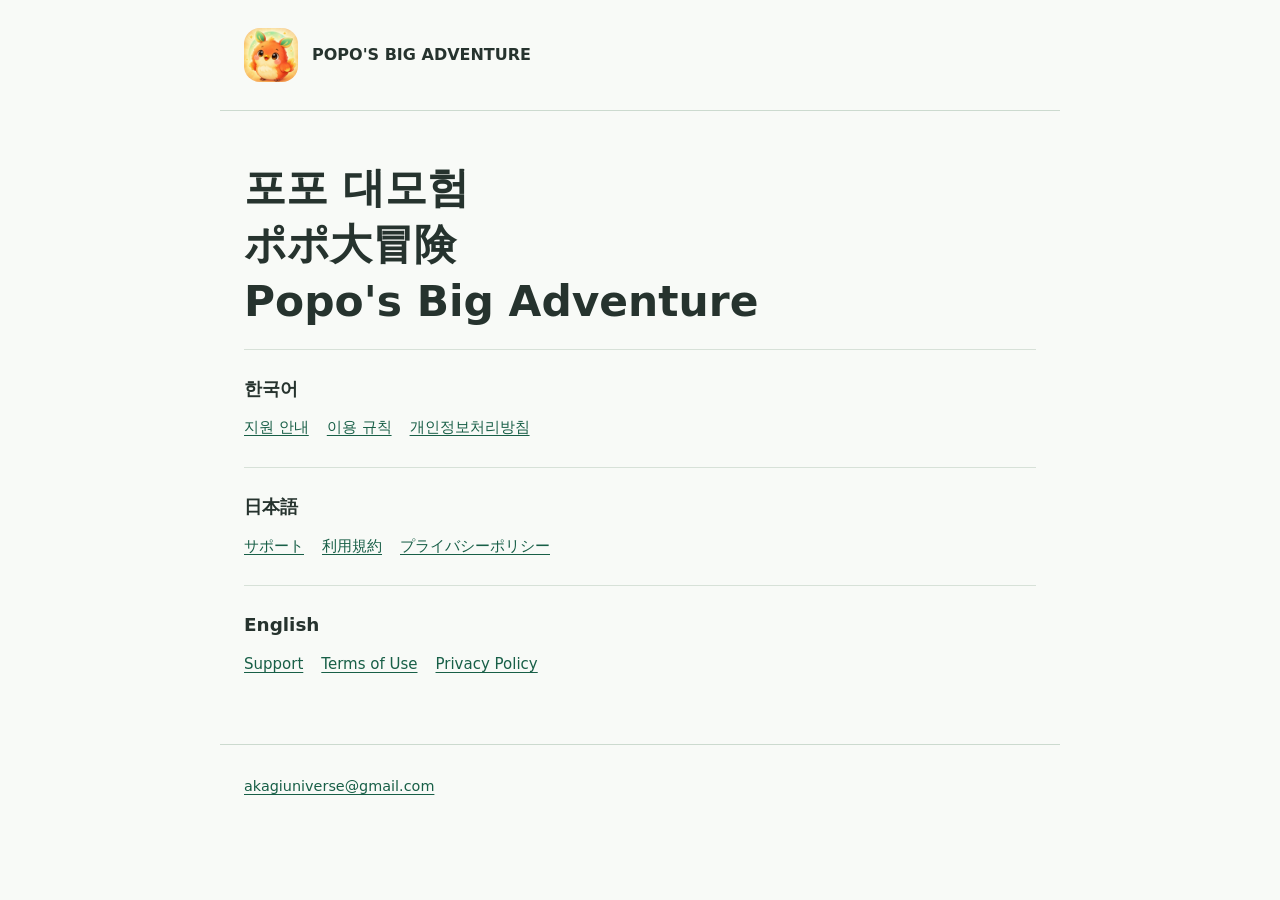
<file: index.html>
<!doctype html><html lang="ko"><head><meta charset="utf-8"><meta name="viewport" content="width=device-width,initial-scale=1"><title>포포 대모험 — Support</title><meta name="description" content="포포 대모험 지원 안내 / ポポ大冒険 サポート / Popo's Big Adventure Support"><link rel="stylesheet" href="style.css"><link rel="icon" href="icon.png"></head><body><header><a class="brand" href="./"><img src="icon.png" alt="" width="54" height="54">POPO'S BIG ADVENTURE</a></header><main><h1>포포 대모험<br><span lang="ja">ポポ大冒険</span><br><span lang="en">Popo's Big Adventure</span></h1><section><h2>한국어</h2><nav aria-label="한국어"><a href="ko/">지원 안내</a><a href="ko/terms.html">이용 규칙</a><a href="ko/privacy.html">개인정보처리방침</a></nav></section><section lang="ja"><h2>日本語</h2><nav aria-label="日本語"><a href="ja/">サポート</a><a href="ja/terms.html">利用規約</a><a href="ja/privacy.html">プライバシーポリシー</a></nav></section><section lang="en"><h2>English</h2><nav aria-label="English"><a href="en/">Support</a><a href="en/terms.html">Terms of Use</a><a href="en/privacy.html">Privacy Policy</a></nav></section></main><footer><a href="mailto:akagiuniverse@gmail.com">akagiuniverse@gmail.com</a></footer></body></html>
</file>
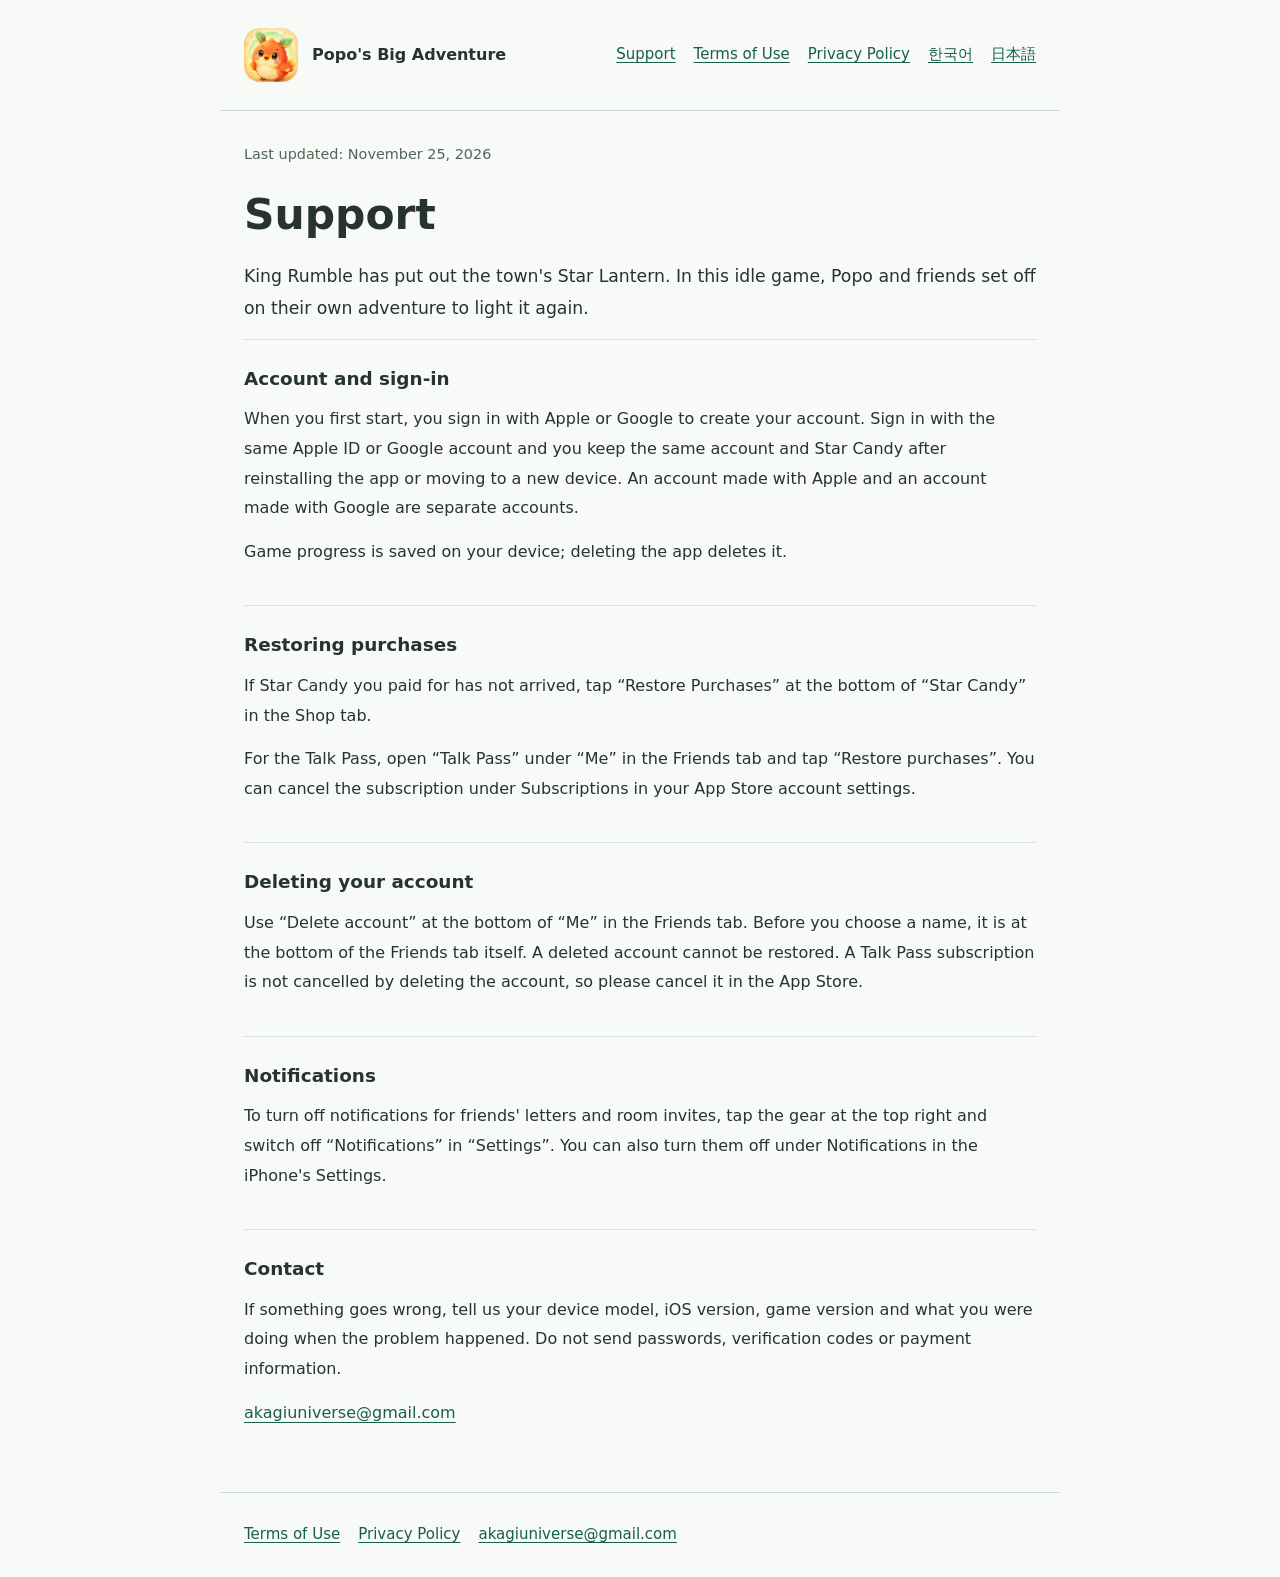
<file: en/index.html>
<!doctype html><html lang="en"><head><meta charset="utf-8"><meta name="viewport" content="width=device-width,initial-scale=1"><title>Popo's Big Adventure — Support</title><meta name="description" content="Support for the game Popo's Big Adventure."><link rel="icon" href="../icon.png"><link rel="stylesheet" href="../style.css"></head><body><a class="skip" href="#main">Support</a><header><a class="brand" href="./"><img src="../icon.png" alt="" width="54" height="54">Popo's Big Adventure</a><nav aria-label="Navigation"><a href="./">Support</a><a href="terms.html">Terms of Use</a><a href="privacy.html">Privacy Policy</a><a lang="ko" href="../ko/index.html">한국어</a><a lang="ja" href="../ja/index.html">日本語</a></nav></header><main id="main"><p class="date">Last updated: November 25, 2026</p><h1>Support</h1><p class="intro">King Rumble has put out the town's Star Lantern. In this idle game, Popo and friends set off on their own adventure to light it again.</p>
<section><h2>Account and sign-in</h2><p>When you first start, you sign in with Apple or Google to create your account. Sign in with the same Apple ID or Google account and you keep the same account and Star Candy after reinstalling the app or moving to a new device. An account made with Apple and an account made with Google are separate accounts.</p><p>Game progress is saved on your device; deleting the app deletes it.</p></section>
<section><h2>Restoring purchases</h2><p>If Star Candy you paid for has not arrived, tap “Restore Purchases” at the bottom of “Star Candy” in the Shop tab.</p><p>For the Talk Pass, open “Talk Pass” under “Me” in the Friends tab and tap “Restore purchases”. You can cancel the subscription under Subscriptions in your App Store account settings.</p></section>
<section><h2>Deleting your account</h2><p>Use “Delete account” at the bottom of “Me” in the Friends tab. Before you choose a name, it is at the bottom of the Friends tab itself. A deleted account cannot be restored. A Talk Pass subscription is not cancelled by deleting the account, so please cancel it in the App Store.</p></section>
<section><h2>Notifications</h2><p>To turn off notifications for friends' letters and room invites, tap the gear at the top right and switch off “Notifications” in “Settings”. You can also turn them off under Notifications in the iPhone's Settings.</p></section>
<section><h2>Contact</h2><p>If something goes wrong, tell us your device model, iOS version, game version and what you were doing when the problem happened. Do not send passwords, verification codes or payment information.</p><address><a href="mailto:akagiuniverse@gmail.com?subject=Popo%27s%20Big%20Adventure">akagiuniverse@gmail.com</a></address></section></main><footer><nav aria-label="Footer"><a href="terms.html">Terms of Use</a><a href="privacy.html">Privacy Policy</a><a href="mailto:akagiuniverse@gmail.com">akagiuniverse@gmail.com</a></nav></footer></body></html>
</file>
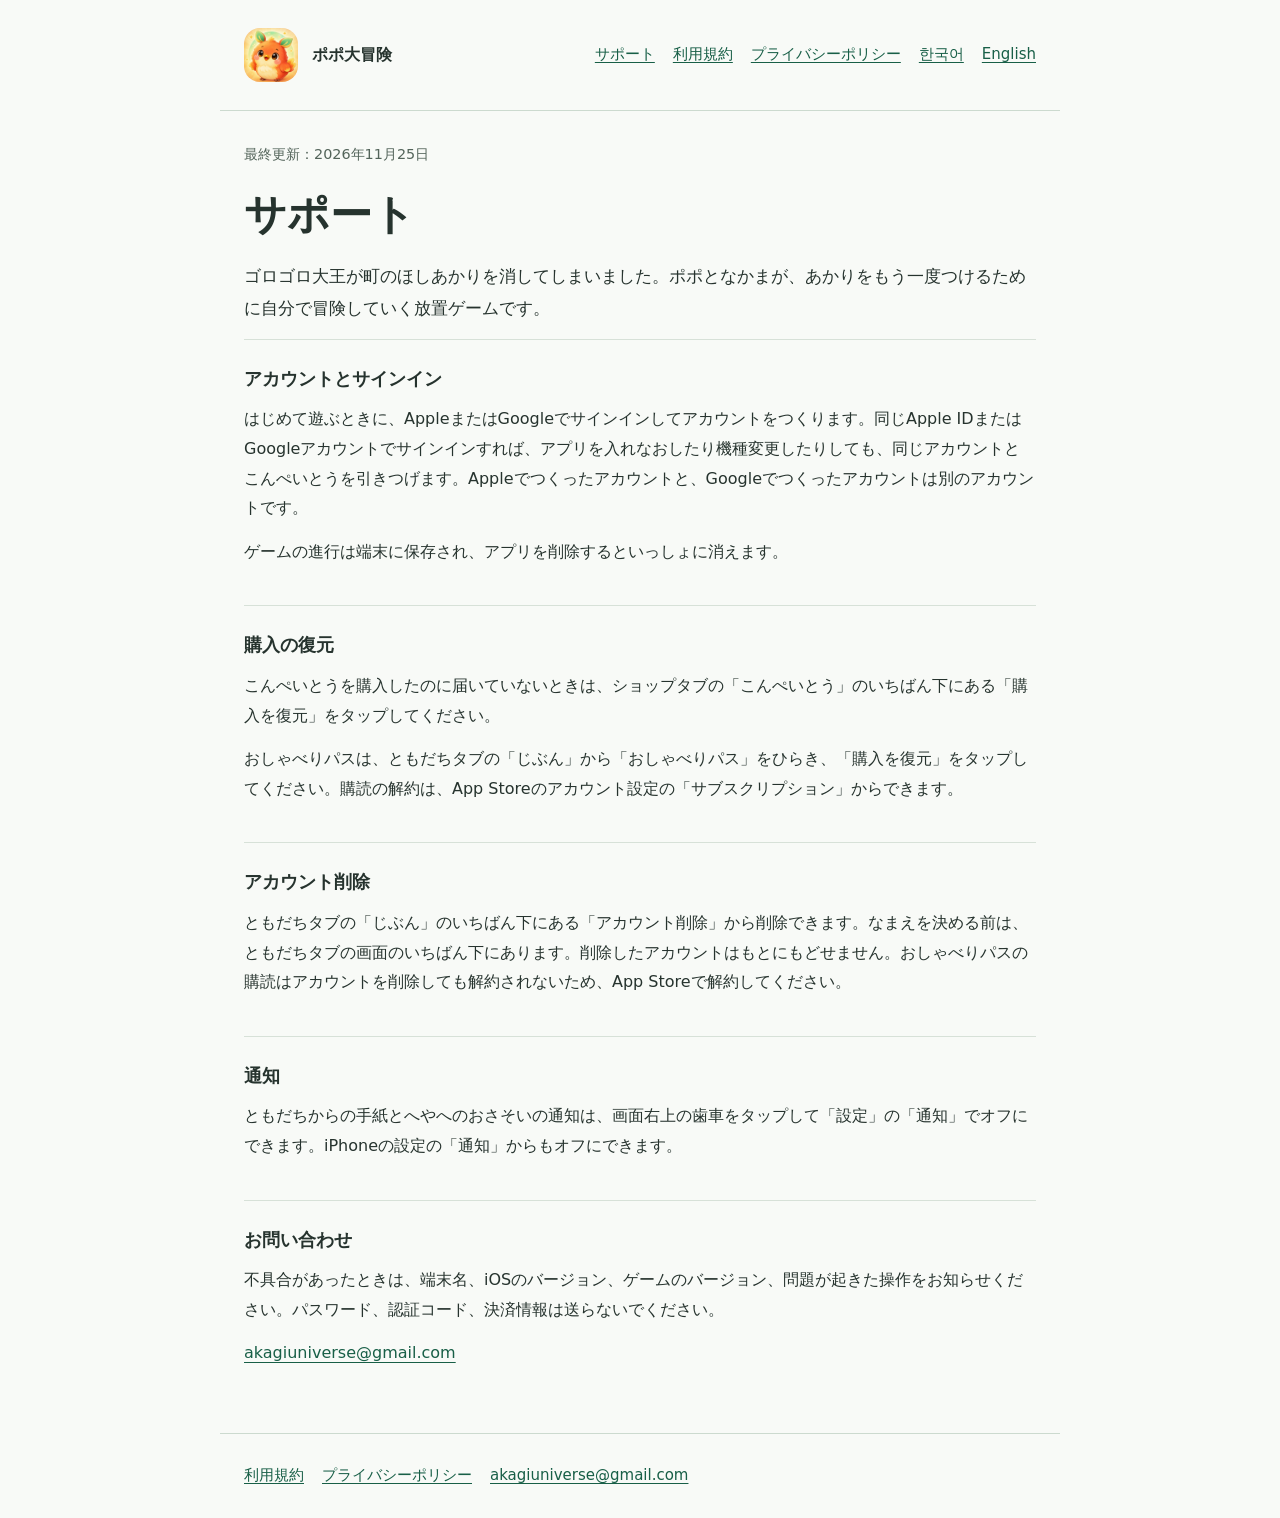
<file: ja/index.html>
<!doctype html><html lang="ja"><head><meta charset="utf-8"><meta name="viewport" content="width=device-width,initial-scale=1"><title>ポポ大冒険 — サポート</title><meta name="description" content="ポポ大冒険のサポート。"><link rel="icon" href="../icon.png"><link rel="stylesheet" href="../style.css"></head><body><a class="skip" href="#main">サポート</a><header><a class="brand" href="./"><img src="../icon.png" alt="" width="54" height="54">ポポ大冒険</a><nav aria-label="Navigation"><a href="./">サポート</a><a href="terms.html">利用規約</a><a href="privacy.html">プライバシーポリシー</a><a lang="ko" href="../ko/index.html">한국어</a><a lang="en" href="../en/index.html">English</a></nav></header><main id="main"><p class="date">最終更新：2026年11月25日</p><h1>サポート</h1><p class="intro">ゴロゴロ大王が町のほしあかりを消してしまいました。ポポとなかまが、あかりをもう一度つけるために自分で冒険していく放置ゲームです。</p>
<section><h2>アカウントとサインイン</h2><p>はじめて遊ぶときに、AppleまたはGoogleでサインインしてアカウントをつくります。同じApple IDまたはGoogleアカウントでサインインすれば、アプリを入れなおしたり機種変更したりしても、同じアカウントとこんぺいとうを引きつげます。Appleでつくったアカウントと、Googleでつくったアカウントは別のアカウントです。</p><p>ゲームの進行は端末に保存され、アプリを削除するといっしょに消えます。</p></section>
<section><h2>購入の復元</h2><p>こんぺいとうを購入したのに届いていないときは、ショップタブの「こんぺいとう」のいちばん下にある「購入を復元」をタップしてください。</p><p>おしゃべりパスは、ともだちタブの「じぶん」から「おしゃべりパス」をひらき、「購入を復元」をタップしてください。購読の解約は、App Storeのアカウント設定の「サブスクリプション」からできます。</p></section>
<section><h2>アカウント削除</h2><p>ともだちタブの「じぶん」のいちばん下にある「アカウント削除」から削除できます。なまえを決める前は、ともだちタブの画面のいちばん下にあります。削除したアカウントはもとにもどせません。おしゃべりパスの購読はアカウントを削除しても解約されないため、App Storeで解約してください。</p></section>
<section><h2>通知</h2><p>ともだちからの手紙とへやへのおさそいの通知は、画面右上の歯車をタップして「設定」の「通知」でオフにできます。iPhoneの設定の「通知」からもオフにできます。</p></section>
<section><h2>お問い合わせ</h2><p>不具合があったときは、端末名、iOSのバージョン、ゲームのバージョン、問題が起きた操作をお知らせください。パスワード、認証コード、決済情報は送らないでください。</p><address><a href="mailto:akagiuniverse@gmail.com?subject=Popo%27s%20Big%20Adventure">akagiuniverse@gmail.com</a></address></section></main><footer><nav aria-label="Footer"><a href="terms.html">利用規約</a><a href="privacy.html">プライバシーポリシー</a><a href="mailto:akagiuniverse@gmail.com">akagiuniverse@gmail.com</a></nav></footer></body></html>
</file>
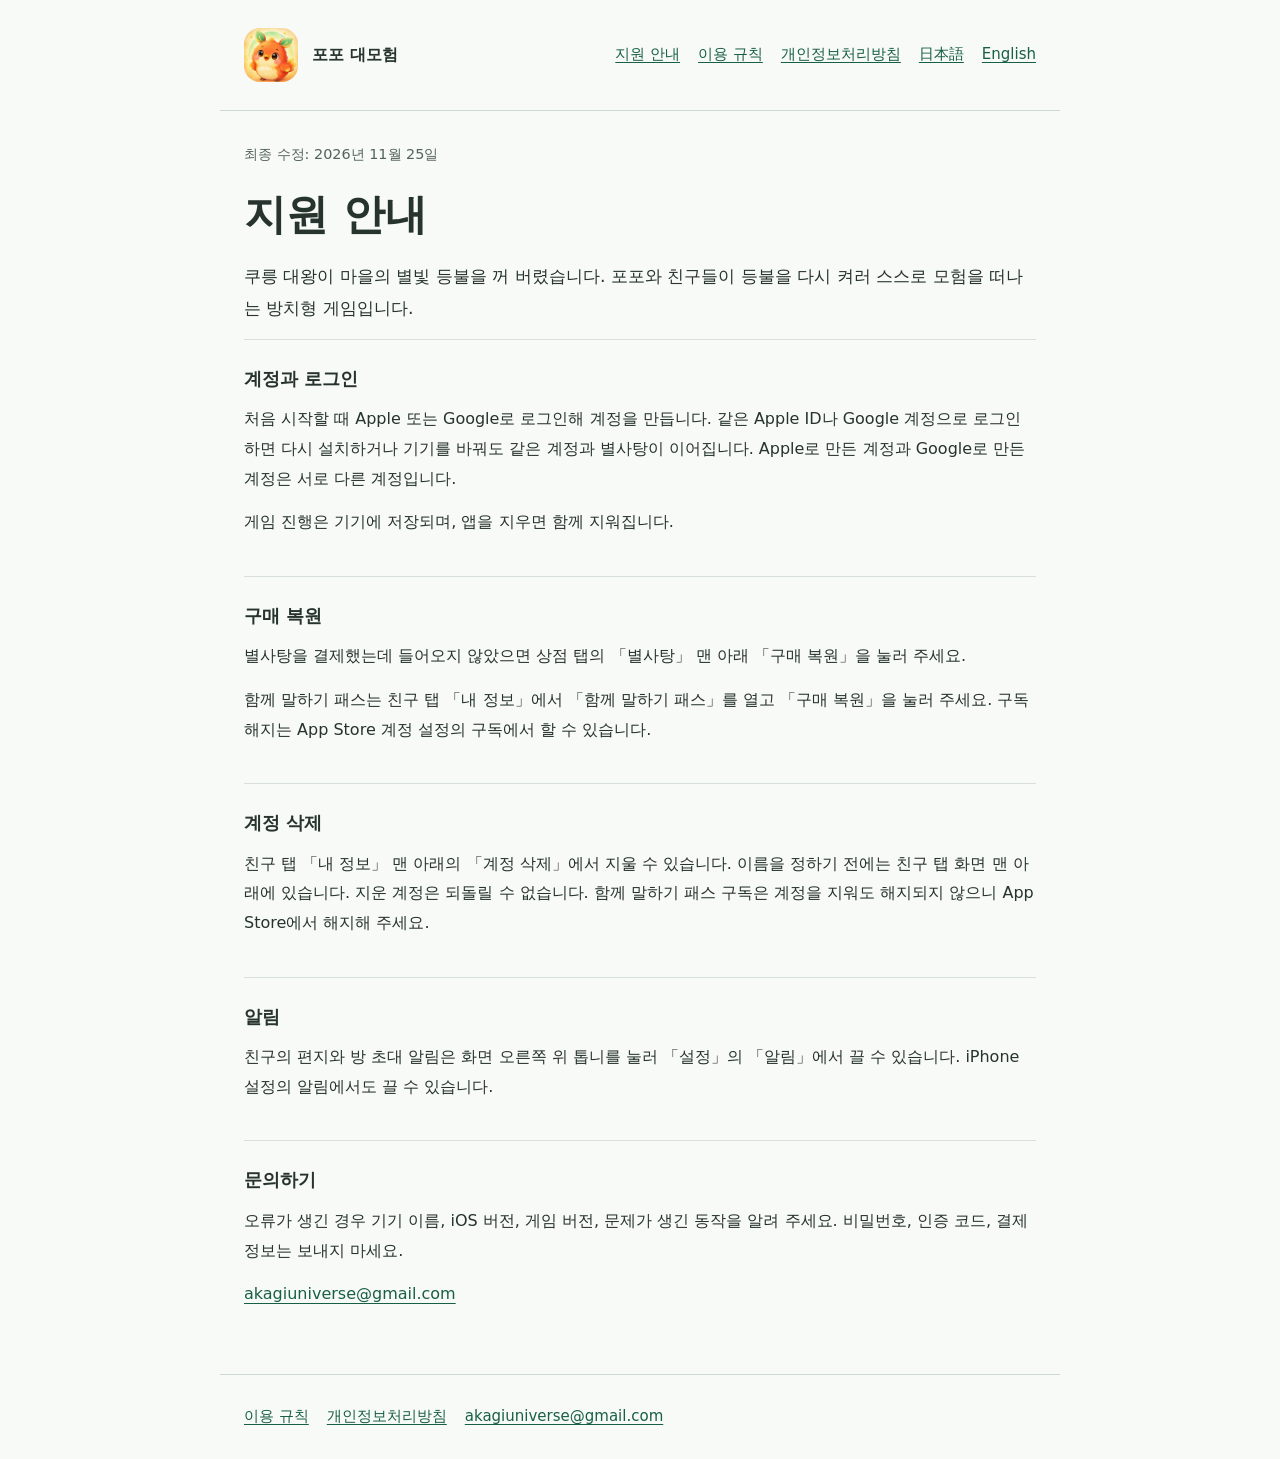
<file: ko/index.html>
<!doctype html><html lang="ko"><head><meta charset="utf-8"><meta name="viewport" content="width=device-width,initial-scale=1"><title>포포 대모험 — 지원 안내</title><meta name="description" content="포포 대모험의 지원 안내입니다."><link rel="icon" href="../icon.png"><link rel="stylesheet" href="../style.css"></head><body><a class="skip" href="#main">지원 안내</a><header><a class="brand" href="./"><img src="../icon.png" alt="" width="54" height="54">포포 대모험</a><nav aria-label="Navigation"><a href="./">지원 안내</a><a href="terms.html">이용 규칙</a><a href="privacy.html">개인정보처리방침</a><a lang="ja" href="../ja/index.html">日本語</a><a lang="en" href="../en/index.html">English</a></nav></header><main id="main"><p class="date">최종 수정: 2026년 11월 25일</p><h1>지원 안내</h1><p class="intro">쿠릉 대왕이 마을의 별빛 등불을 꺼 버렸습니다. 포포와 친구들이 등불을 다시 켜러 스스로 모험을 떠나는 방치형 게임입니다.</p>
<section><h2>계정과 로그인</h2><p>처음 시작할 때 Apple 또는 Google로 로그인해 계정을 만듭니다. 같은 Apple ID나 Google 계정으로 로그인하면 다시 설치하거나 기기를 바꿔도 같은 계정과 별사탕이 이어집니다. Apple로 만든 계정과 Google로 만든 계정은 서로 다른 계정입니다.</p><p>게임 진행은 기기에 저장되며, 앱을 지우면 함께 지워집니다.</p></section>
<section><h2>구매 복원</h2><p>별사탕을 결제했는데 들어오지 않았으면 상점 탭의 「별사탕」 맨 아래 「구매 복원」을 눌러 주세요.</p><p>함께 말하기 패스는 친구 탭 「내 정보」에서 「함께 말하기 패스」를 열고 「구매 복원」을 눌러 주세요. 구독 해지는 App Store 계정 설정의 구독에서 할 수 있습니다.</p></section>
<section><h2>계정 삭제</h2><p>친구 탭 「내 정보」 맨 아래의 「계정 삭제」에서 지울 수 있습니다. 이름을 정하기 전에는 친구 탭 화면 맨 아래에 있습니다. 지운 계정은 되돌릴 수 없습니다. 함께 말하기 패스 구독은 계정을 지워도 해지되지 않으니 App Store에서 해지해 주세요.</p></section>
<section><h2>알림</h2><p>친구의 편지와 방 초대 알림은 화면 오른쪽 위 톱니를 눌러 「설정」의 「알림」에서 끌 수 있습니다. iPhone 설정의 알림에서도 끌 수 있습니다.</p></section>
<section><h2>문의하기</h2><p>오류가 생긴 경우 기기 이름, iOS 버전, 게임 버전, 문제가 생긴 동작을 알려 주세요. 비밀번호, 인증 코드, 결제 정보는 보내지 마세요.</p><address><a href="mailto:akagiuniverse@gmail.com?subject=Popo%27s%20Big%20Adventure">akagiuniverse@gmail.com</a></address></section></main><footer><nav aria-label="Footer"><a href="terms.html">이용 규칙</a><a href="privacy.html">개인정보처리방침</a><a href="mailto:akagiuniverse@gmail.com">akagiuniverse@gmail.com</a></nav></footer></body></html>
</file>
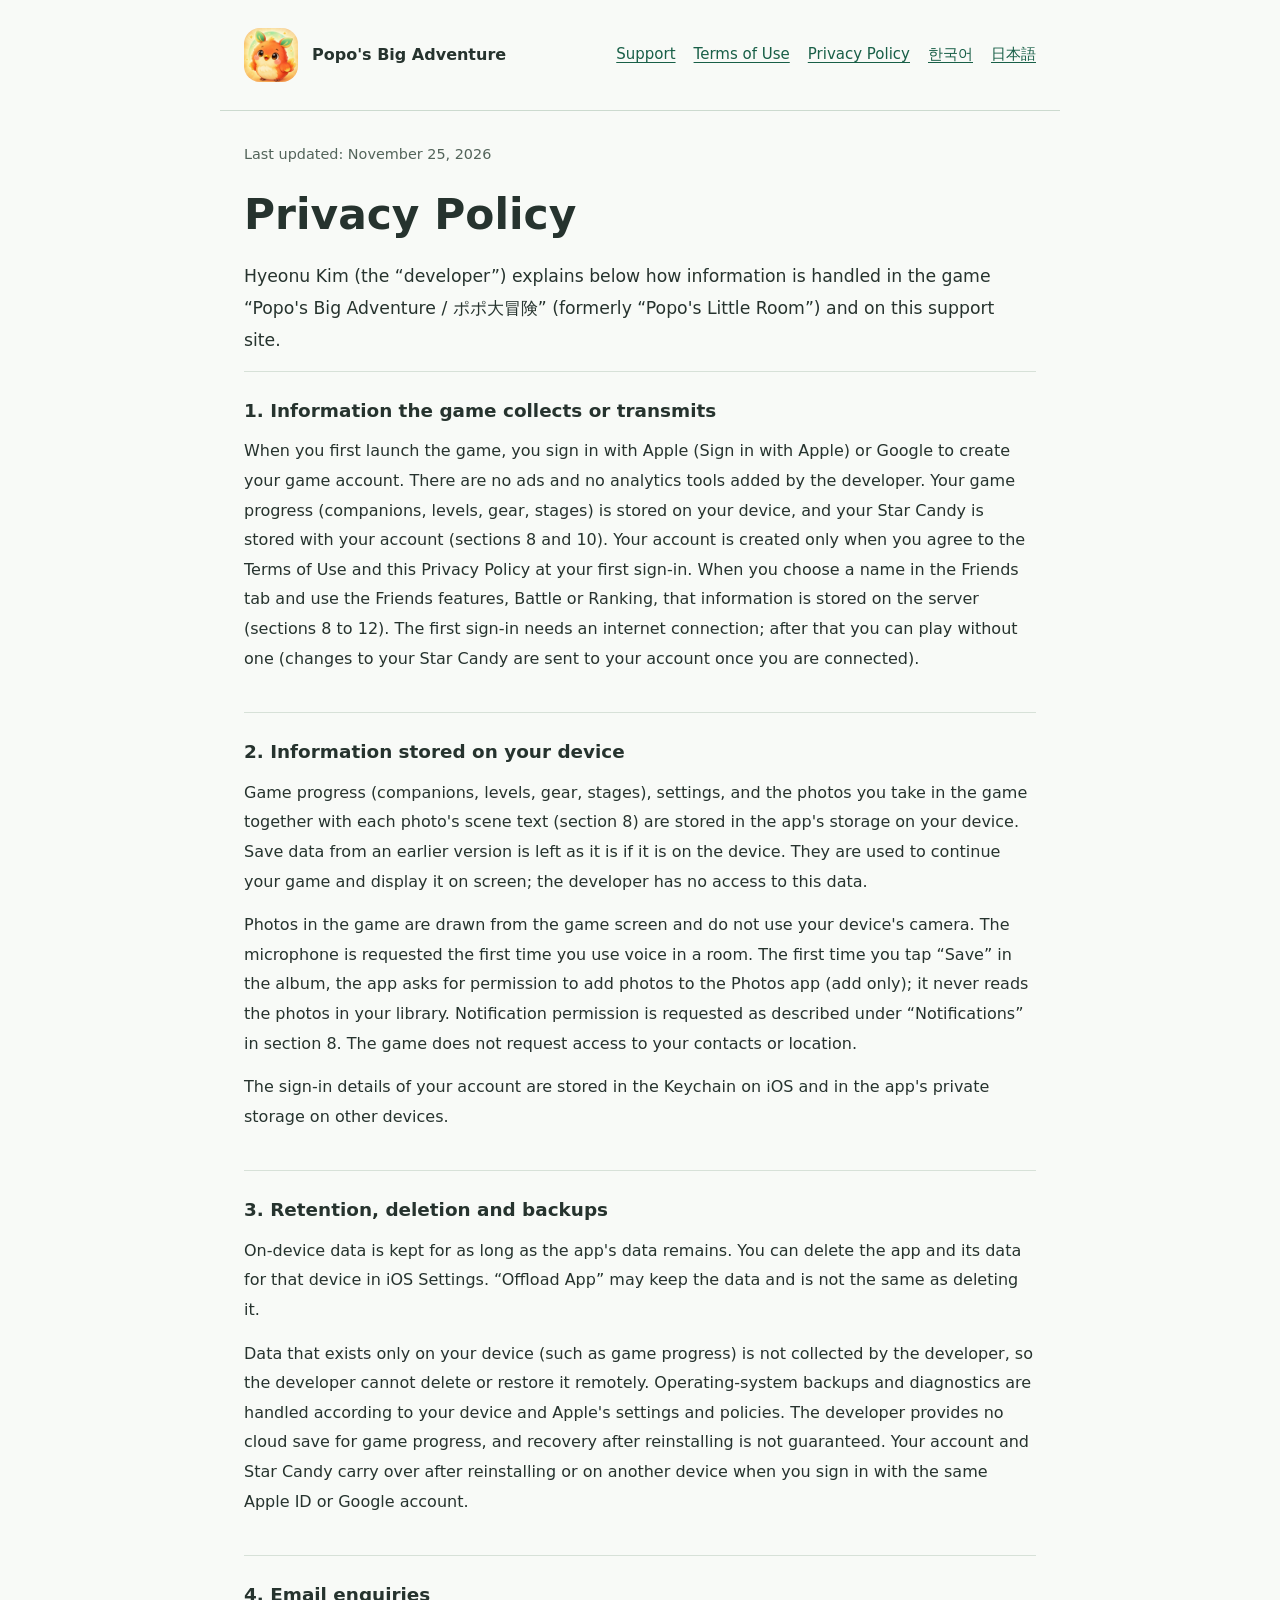
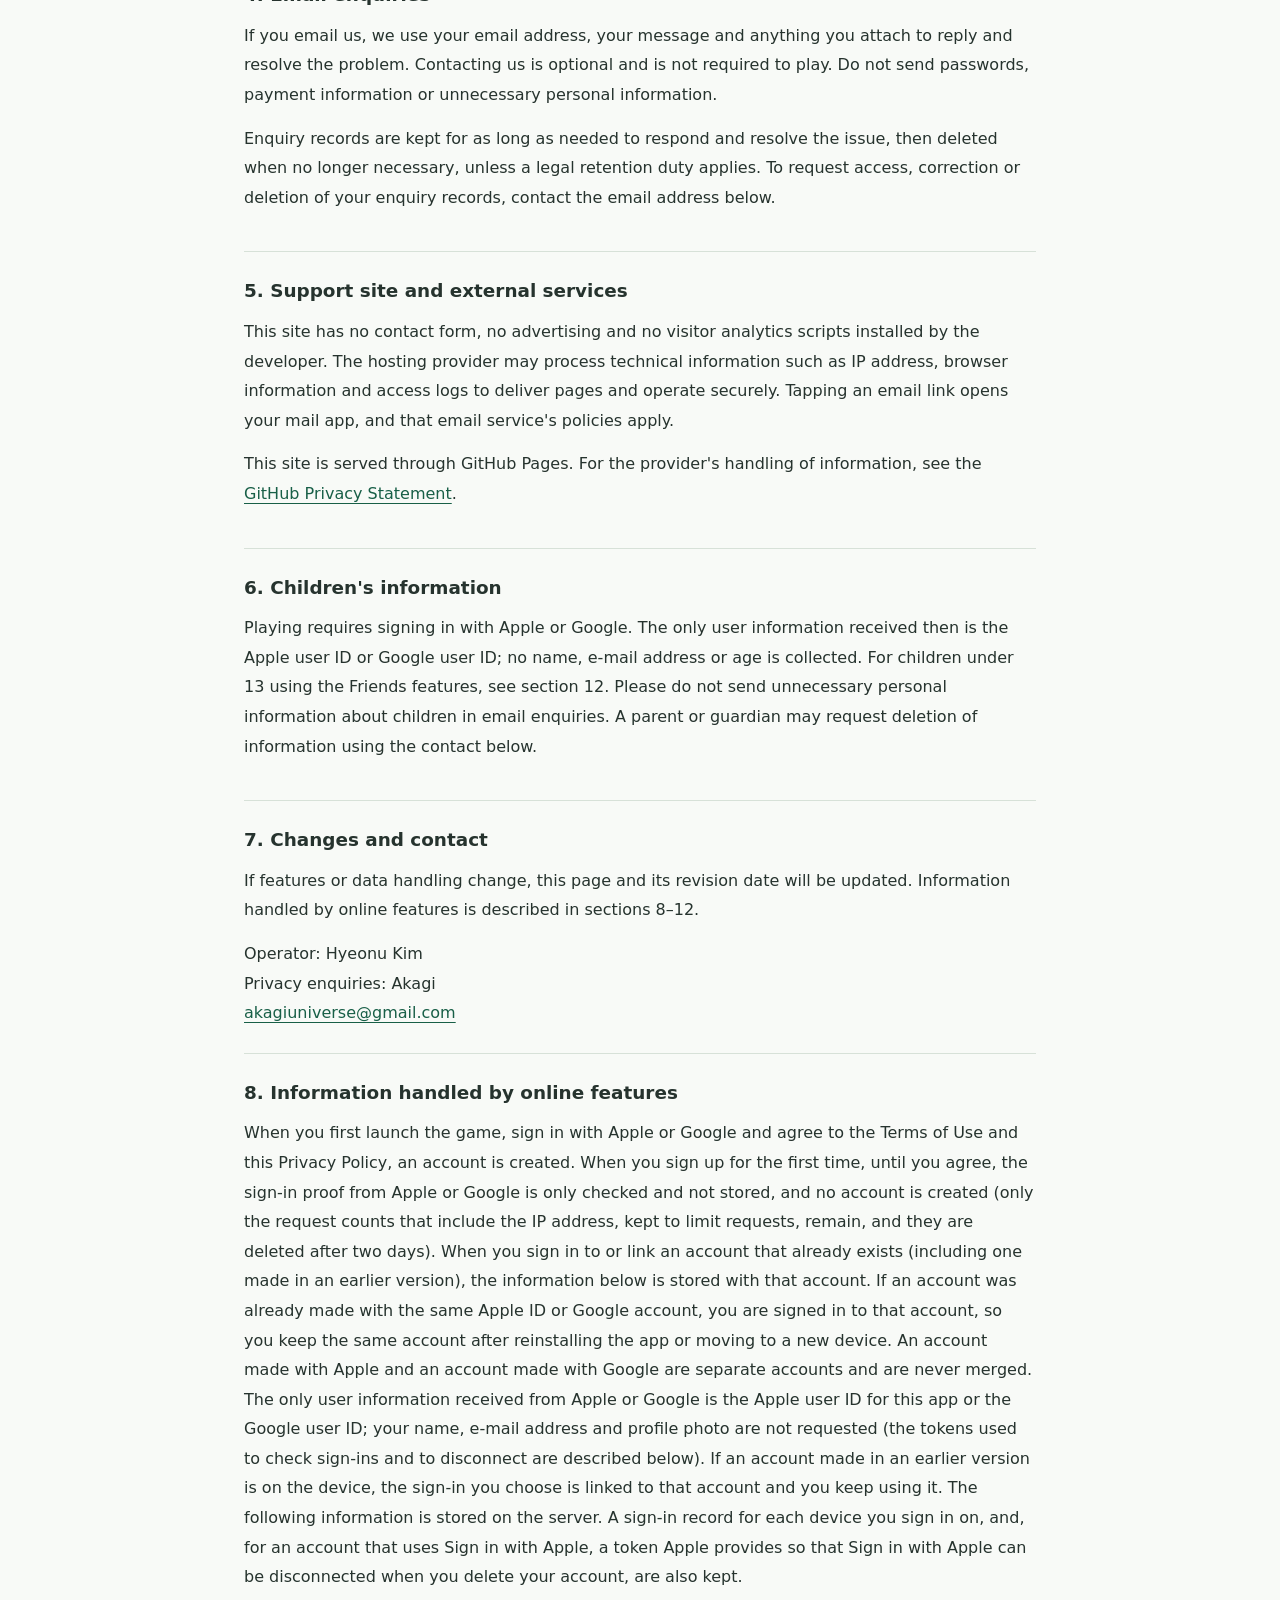
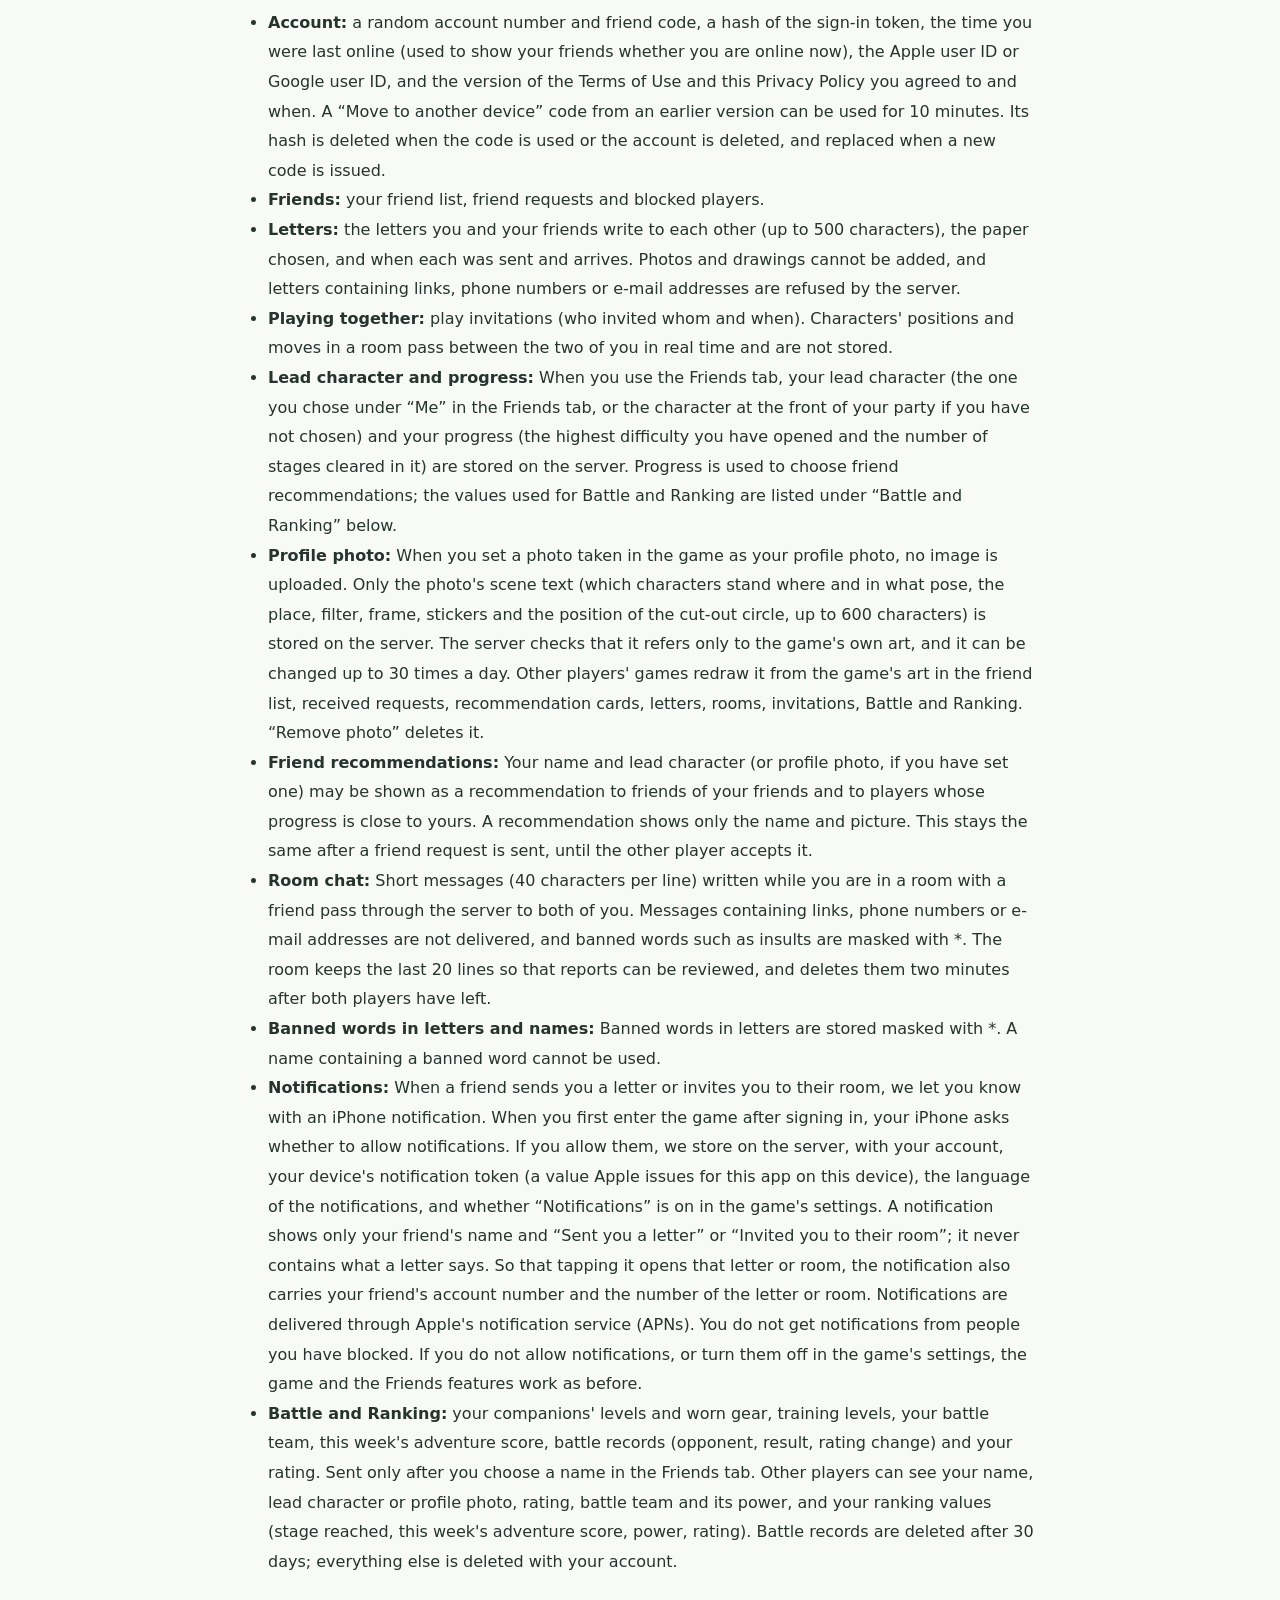
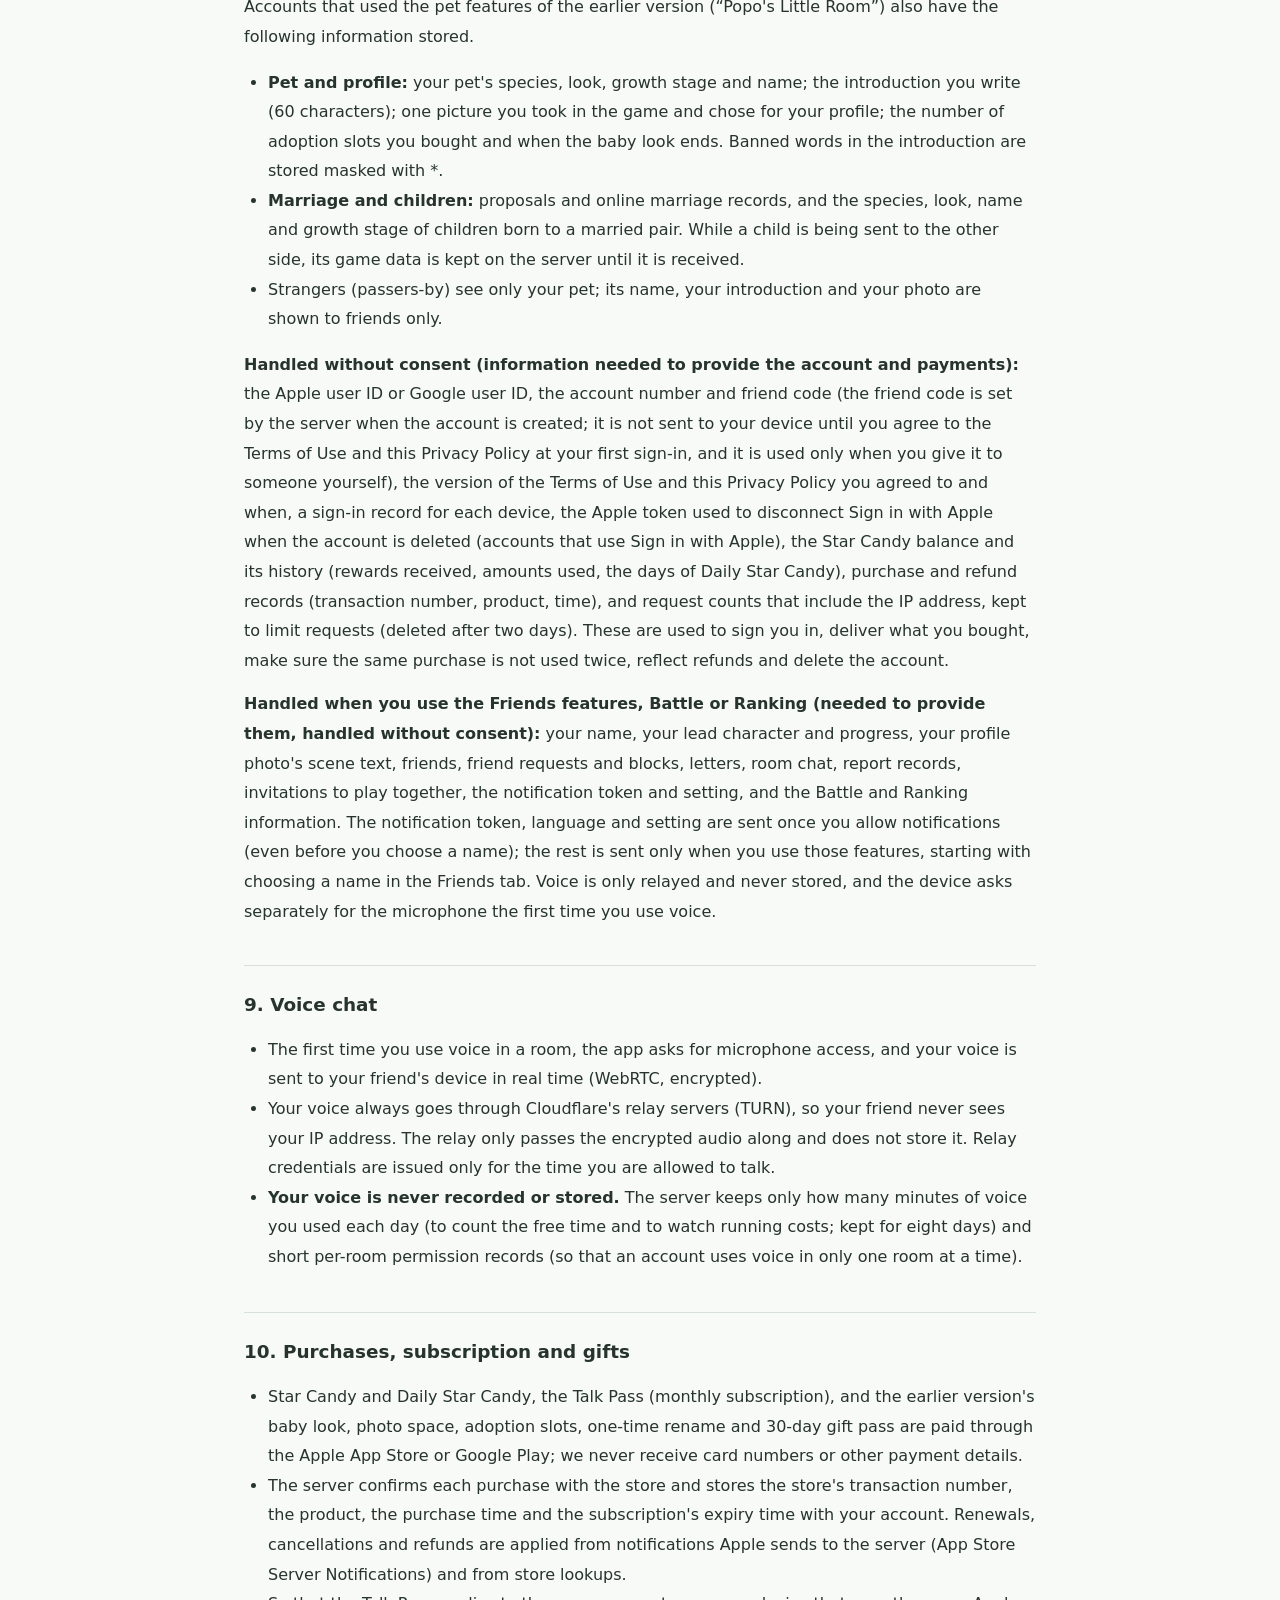
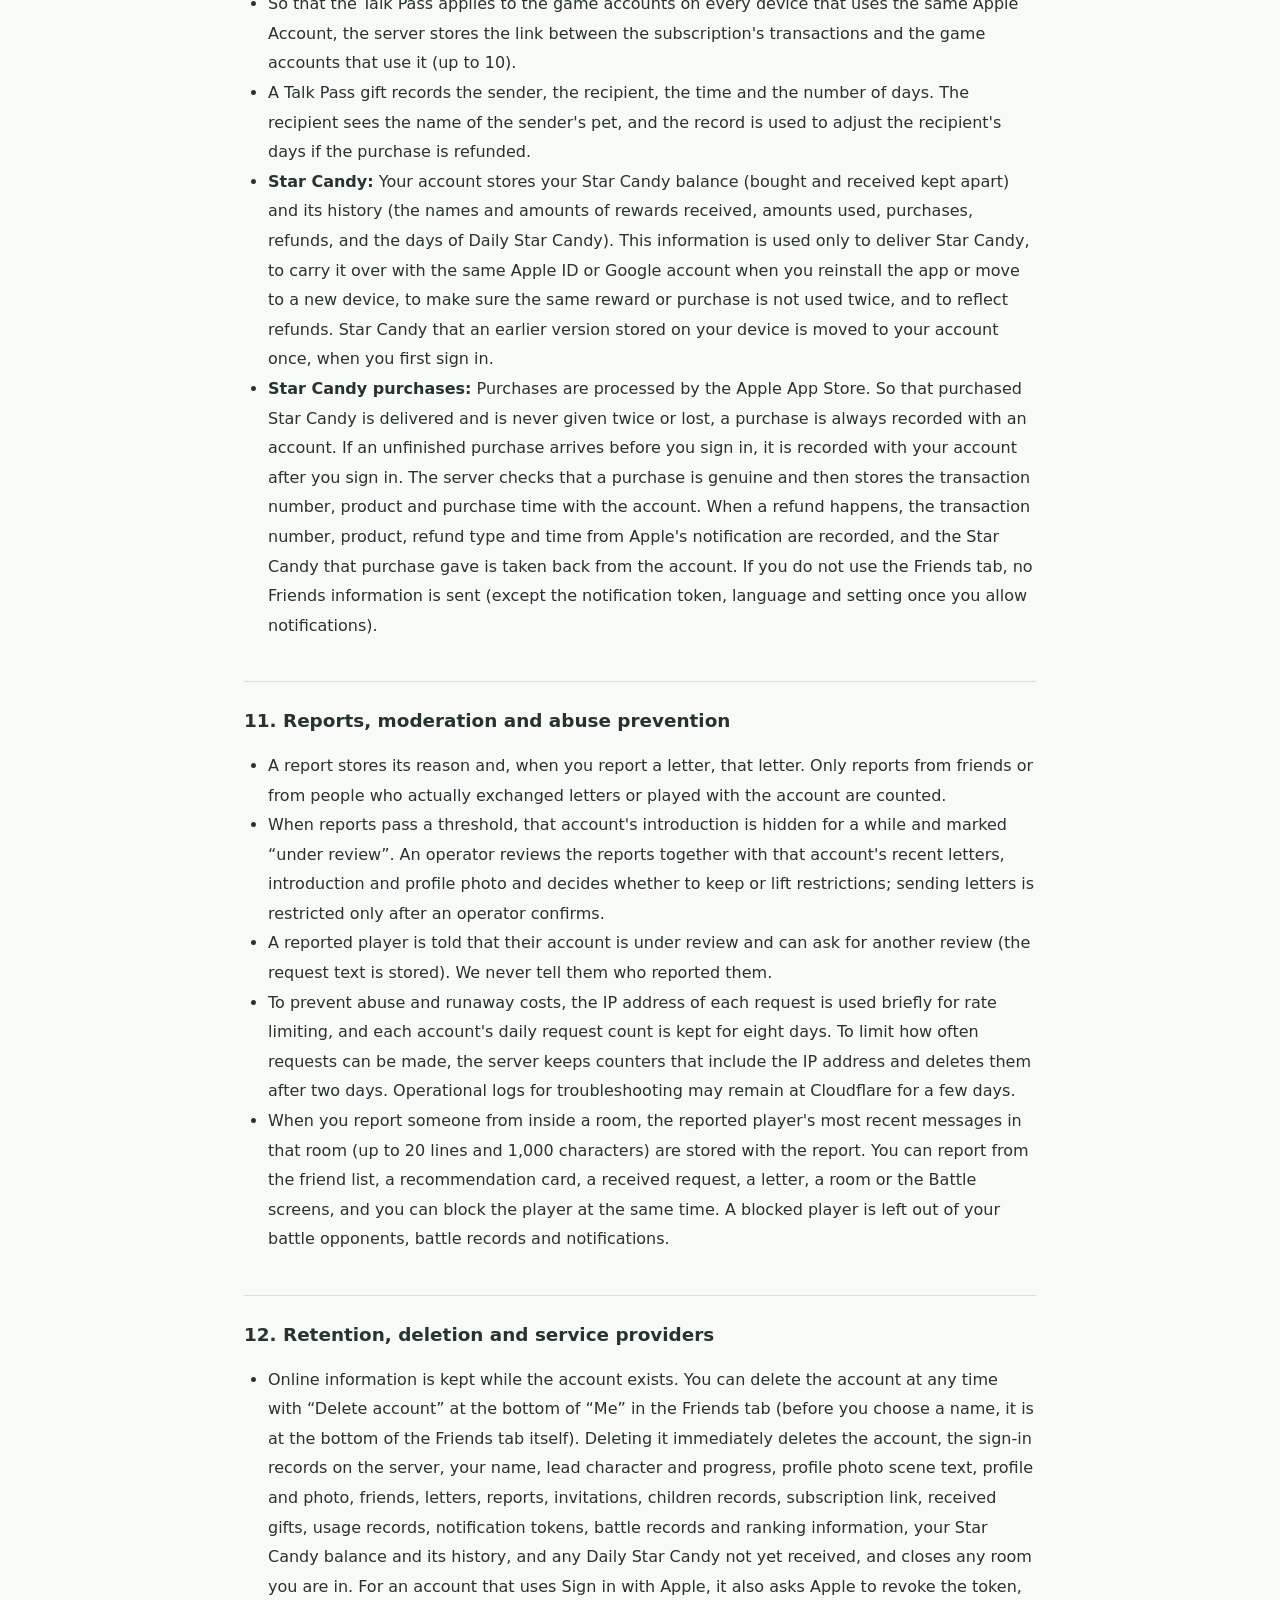
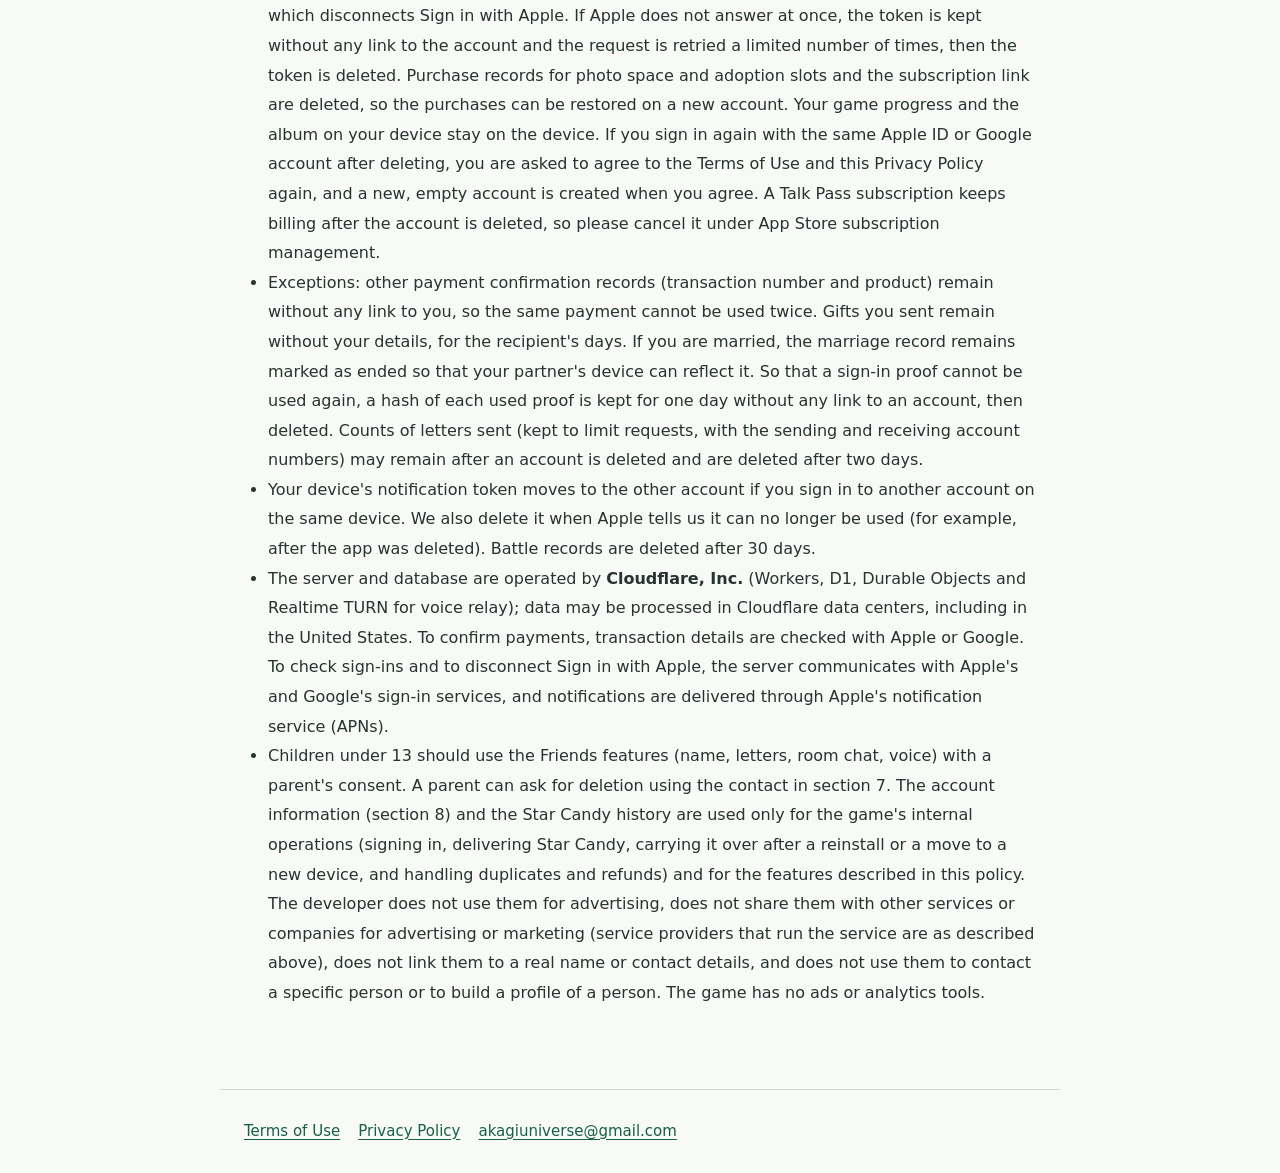
<file: en/privacy.html>
<!doctype html><html lang="en"><head><meta charset="utf-8"><meta name="viewport" content="width=device-width,initial-scale=1"><title>Popo's Big Adventure — Privacy Policy</title><meta name="description" content="Privacy policy for the game Popo's Big Adventure."><link rel="icon" href="../icon.png"><link rel="stylesheet" href="../style.css"></head><body><a class="skip" href="#main">Privacy Policy</a><header><a class="brand" href="./"><img src="../icon.png" alt="" width="54" height="54">Popo's Big Adventure</a><nav aria-label="Navigation"><a href="./">Support</a><a href="terms.html">Terms of Use</a><a href="privacy.html">Privacy Policy</a><a lang="ko" href="../ko/privacy.html">한국어</a><a lang="ja" href="../ja/privacy.html">日本語</a></nav></header><main id="main"><p class="date">Last updated: November 25, 2026</p><h1>Privacy Policy</h1><p class="intro">Hyeonu Kim (the “developer”) explains below how information is handled in the game “Popo's Big Adventure / ポポ大冒険” (formerly “Popo's Little Room”) and on this support site.</p>
<section><h2>1. Information the game collects or transmits</h2><p>When you first launch the game, you sign in with Apple (Sign in with Apple) or Google to create your game account. There are no ads and no analytics tools added by the developer. Your game progress (companions, levels, gear, stages) is stored on your device, and your Star Candy is stored with your account (sections 8 and 10). Your account is created only when you agree to the Terms of Use and this Privacy Policy at your first sign-in. When you choose a name in the Friends tab and use the Friends features, Battle or Ranking, that information is stored on the server (sections 8 to 12). The first sign-in needs an internet connection; after that you can play without one (changes to your Star Candy are sent to your account once you are connected).</p></section>
<section><h2>2. Information stored on your device</h2><p>Game progress (companions, levels, gear, stages), settings, and the photos you take in the game together with each photo's scene text (section 8) are stored in the app's storage on your device. Save data from an earlier version is left as it is if it is on the device. They are used to continue your game and display it on screen; the developer has no access to this data.</p><p>Photos in the game are drawn from the game screen and do not use your device's camera. The microphone is requested the first time you use voice in a room. The first time you tap “Save” in the album, the app asks for permission to add photos to the Photos app (add only); it never reads the photos in your library. Notification permission is requested as described under “Notifications” in section 8. The game does not request access to your contacts or location.</p><p>The sign-in details of your account are stored in the Keychain on iOS and in the app's private storage on other devices.</p></section>
<section><h2>3. Retention, deletion and backups</h2><p>On-device data is kept for as long as the app's data remains. You can delete the app and its data for that device in iOS Settings. “Offload App” may keep the data and is not the same as deleting it.</p><p>Data that exists only on your device (such as game progress) is not collected by the developer, so the developer cannot delete or restore it remotely. Operating-system backups and diagnostics are handled according to your device and Apple's settings and policies. The developer provides no cloud save for game progress, and recovery after reinstalling is not guaranteed. Your account and Star Candy carry over after reinstalling or on another device when you sign in with the same Apple ID or Google account.</p></section>
<section><h2>4. Email enquiries</h2><p>If you email us, we use your email address, your message and anything you attach to reply and resolve the problem. Contacting us is optional and is not required to play. Do not send passwords, payment information or unnecessary personal information.</p><p>Enquiry records are kept for as long as needed to respond and resolve the issue, then deleted when no longer necessary, unless a legal retention duty applies. To request access, correction or deletion of your enquiry records, contact the email address below.</p></section>
<section><h2>5. Support site and external services</h2><p>This site has no contact form, no advertising and no visitor analytics scripts installed by the developer. The hosting provider may process technical information such as IP address, browser information and access logs to deliver pages and operate securely. Tapping an email link opens your mail app, and that email service's policies apply.</p><p>This site is served through GitHub Pages. For the provider's handling of information, see the <a href="https://docs.github.com/en/site-policy/privacy-policies/github-general-privacy-statement">GitHub Privacy Statement</a>.</p></section>
<section><h2>6. Children's information</h2><p>Playing requires signing in with Apple or Google. The only user information received then is the Apple user ID or Google user ID; no name, e-mail address or age is collected. For children under 13 using the Friends features, see section 12. Please do not send unnecessary personal information about children in email enquiries. A parent or guardian may request deletion of information using the contact below.</p></section>
<section><h2>7. Changes and contact</h2><p>If features or data handling change, this page and its revision date will be updated. Information handled by online features is described in sections 8–12.</p><address>Operator: Hyeonu Kim<br>Privacy enquiries: Akagi<br><a href="mailto:akagiuniverse@gmail.com">akagiuniverse@gmail.com</a></address></section>
<section><h2>8. Information handled by online features</h2><p>When you first launch the game, sign in with Apple or Google and agree to the Terms of Use and this Privacy Policy, an account is created. When you sign up for the first time, until you agree, the sign-in proof from Apple or Google is only checked and not stored, and no account is created (only the request counts that include the IP address, kept to limit requests, remain, and they are deleted after two days). When you sign in to or link an account that already exists (including one made in an earlier version), the information below is stored with that account. If an account was already made with the same Apple ID or Google account, you are signed in to that account, so you keep the same account after reinstalling the app or moving to a new device. An account made with Apple and an account made with Google are separate accounts and are never merged. The only user information received from Apple or Google is the Apple user ID for this app or the Google user ID; your name, e-mail address and profile photo are not requested (the tokens used to check sign-ins and to disconnect are described below). If an account made in an earlier version is on the device, the sign-in you choose is linked to that account and you keep using it. The following information is stored on the server. A sign-in record for each device you sign in on, and, for an account that uses Sign in with Apple, a token Apple provides so that Sign in with Apple can be disconnected when you delete your account, are also kept.</p><ul><li><strong>Account:</strong> a random account number and friend code, a hash of the sign-in token, the time you were last online (used to show your friends whether you are online now), the Apple user ID or Google user ID, and the version of the Terms of Use and this Privacy Policy you agreed to and when. A “Move to another device” code from an earlier version can be used for 10 minutes. Its hash is deleted when the code is used or the account is deleted, and replaced when a new code is issued.</li><li><strong>Friends:</strong> your friend list, friend requests and blocked players.</li><li><strong>Letters:</strong> the letters you and your friends write to each other (up to 500 characters), the paper chosen, and when each was sent and arrives. Photos and drawings cannot be added, and letters containing links, phone numbers or e-mail addresses are refused by the server.</li><li><strong>Playing together:</strong> play invitations (who invited whom and when). Characters' positions and moves in a room pass between the two of you in real time and are not stored.</li><li><strong>Lead character and progress:</strong> When you use the Friends tab, your lead character (the one you chose under “Me” in the Friends tab, or the character at the front of your party if you have not chosen) and your progress (the highest difficulty you have opened and the number of stages cleared in it) are stored on the server. Progress is used to choose friend recommendations; the values used for Battle and Ranking are listed under “Battle and Ranking” below.</li><li><strong>Profile photo:</strong> When you set a photo taken in the game as your profile photo, no image is uploaded. Only the photo's scene text (which characters stand where and in what pose, the place, filter, frame, stickers and the position of the cut-out circle, up to 600 characters) is stored on the server. The server checks that it refers only to the game's own art, and it can be changed up to 30 times a day. Other players' games redraw it from the game's art in the friend list, received requests, recommendation cards, letters, rooms, invitations, Battle and Ranking. “Remove photo” deletes it.</li><li><strong>Friend recommendations:</strong> Your name and lead character (or profile photo, if you have set one) may be shown as a recommendation to friends of your friends and to players whose progress is close to yours. A recommendation shows only the name and picture. This stays the same after a friend request is sent, until the other player accepts it.</li><li><strong>Room chat:</strong> Short messages (40 characters per line) written while you are in a room with a friend pass through the server to both of you. Messages containing links, phone numbers or e-mail addresses are not delivered, and banned words such as insults are masked with *. The room keeps the last 20 lines so that reports can be reviewed, and deletes them two minutes after both players have left.</li><li><strong>Banned words in letters and names:</strong> Banned words in letters are stored masked with *. A name containing a banned word cannot be used.</li><li><strong>Notifications:</strong> When a friend sends you a letter or invites you to their room, we let you know with an iPhone notification. When you first enter the game after signing in, your iPhone asks whether to allow notifications. If you allow them, we store on the server, with your account, your device's notification token (a value Apple issues for this app on this device), the language of the notifications, and whether “Notifications” is on in the game's settings. A notification shows only your friend's name and “Sent you a letter” or “Invited you to their room”; it never contains what a letter says. So that tapping it opens that letter or room, the notification also carries your friend's account number and the number of the letter or room. Notifications are delivered through Apple's notification service (APNs). You do not get notifications from people you have blocked. If you do not allow notifications, or turn them off in the game's settings, the game and the Friends features work as before.</li><li><strong>Battle and Ranking:</strong> your companions' levels and worn gear, training levels, your battle team, this week's adventure score, battle records (opponent, result, rating change) and your rating. Sent only after you choose a name in the Friends tab. Other players can see your name, lead character or profile photo, rating, battle team and its power, and your ranking values (stage reached, this week's adventure score, power, rating). Battle records are deleted after 30 days; everything else is deleted with your account.</li></ul><p>Accounts that used the pet features of the earlier version (“Popo's Little Room”) also have the following information stored.</p><ul><li><strong>Pet and profile:</strong> your pet's species, look, growth stage and name; the introduction you write (60 characters); one picture you took in the game and chose for your profile; the number of adoption slots you bought and when the baby look ends. Banned words in the introduction are stored masked with *.</li><li><strong>Marriage and children:</strong> proposals and online marriage records, and the species, look, name and growth stage of children born to a married pair. While a child is being sent to the other side, its game data is kept on the server until it is received.</li><li>Strangers (passers-by) see only your pet; its name, your introduction and your photo are shown to friends only.</li></ul><p><strong>Handled without consent (information needed to provide the account and payments):</strong> the Apple user ID or Google user ID, the account number and friend code (the friend code is set by the server when the account is created; it is not sent to your device until you agree to the Terms of Use and this Privacy Policy at your first sign-in, and it is used only when you give it to someone yourself), the version of the Terms of Use and this Privacy Policy you agreed to and when, a sign-in record for each device, the Apple token used to disconnect Sign in with Apple when the account is deleted (accounts that use Sign in with Apple), the Star Candy balance and its history (rewards received, amounts used, the days of Daily Star Candy), purchase and refund records (transaction number, product, time), and request counts that include the IP address, kept to limit requests (deleted after two days). These are used to sign you in, deliver what you bought, make sure the same purchase is not used twice, reflect refunds and delete the account.</p><p><strong>Handled when you use the Friends features, Battle or Ranking (needed to provide them, handled without consent):</strong> your name, your lead character and progress, your profile photo's scene text, friends, friend requests and blocks, letters, room chat, report records, invitations to play together, the notification token and setting, and the Battle and Ranking information. The notification token, language and setting are sent once you allow notifications (even before you choose a name); the rest is sent only when you use those features, starting with choosing a name in the Friends tab. Voice is only relayed and never stored, and the device asks separately for the microphone the first time you use voice.</p></section>
<section><h2>9. Voice chat</h2><ul><li>The first time you use voice in a room, the app asks for microphone access, and your voice is sent to your friend's device in real time (WebRTC, encrypted).</li><li>Your voice always goes through Cloudflare's relay servers (TURN), so your friend never sees your IP address. The relay only passes the encrypted audio along and does not store it. Relay credentials are issued only for the time you are allowed to talk.</li><li><strong>Your voice is never recorded or stored.</strong> The server keeps only how many minutes of voice you used each day (to count the free time and to watch running costs; kept for eight days) and short per-room permission records (so that an account uses voice in only one room at a time).</li></ul></section>
<section><h2>10. Purchases, subscription and gifts</h2><ul><li>Star Candy and Daily Star Candy, the Talk Pass (monthly subscription), and the earlier version's baby look, photo space, adoption slots, one-time rename and 30-day gift pass are paid through the Apple App Store or Google Play; we never receive card numbers or other payment details.</li><li>The server confirms each purchase with the store and stores the store's transaction number, the product, the purchase time and the subscription's expiry time with your account. Renewals, cancellations and refunds are applied from notifications Apple sends to the server (App Store Server Notifications) and from store lookups.</li><li>So that the Talk Pass applies to the game accounts on every device that uses the same Apple Account, the server stores the link between the subscription's transactions and the game accounts that use it (up to 10).</li><li>A Talk Pass gift records the sender, the recipient, the time and the number of days. The recipient sees the name of the sender's pet, and the record is used to adjust the recipient's days if the purchase is refunded.</li><li><strong>Star Candy:</strong> Your account stores your Star Candy balance (bought and received kept apart) and its history (the names and amounts of rewards received, amounts used, purchases, refunds, and the days of Daily Star Candy). This information is used only to deliver Star Candy, to carry it over with the same Apple ID or Google account when you reinstall the app or move to a new device, to make sure the same reward or purchase is not used twice, and to reflect refunds. Star Candy that an earlier version stored on your device is moved to your account once, when you first sign in.</li><li><strong>Star Candy purchases:</strong> Purchases are processed by the Apple App Store. So that purchased Star Candy is delivered and is never given twice or lost, a purchase is always recorded with an account. If an unfinished purchase arrives before you sign in, it is recorded with your account after you sign in. The server checks that a purchase is genuine and then stores the transaction number, product and purchase time with the account. When a refund happens, the transaction number, product, refund type and time from Apple's notification are recorded, and the Star Candy that purchase gave is taken back from the account. If you do not use the Friends tab, no Friends information is sent (except the notification token, language and setting once you allow notifications).</li></ul></section>
<section><h2>11. Reports, moderation and abuse prevention</h2><ul><li>A report stores its reason and, when you report a letter, that letter. Only reports from friends or from people who actually exchanged letters or played with the account are counted.</li><li>When reports pass a threshold, that account's introduction is hidden for a while and marked “under review”. An operator reviews the reports together with that account's recent letters, introduction and profile photo and decides whether to keep or lift restrictions; sending letters is restricted only after an operator confirms.</li><li>A reported player is told that their account is under review and can ask for another review (the request text is stored). We never tell them who reported them.</li><li>To prevent abuse and runaway costs, the IP address of each request is used briefly for rate limiting, and each account's daily request count is kept for eight days. To limit how often requests can be made, the server keeps counters that include the IP address and deletes them after two days. Operational logs for troubleshooting may remain at Cloudflare for a few days.</li><li>When you report someone from inside a room, the reported player's most recent messages in that room (up to 20 lines and 1,000 characters) are stored with the report. You can report from the friend list, a recommendation card, a received request, a letter, a room or the Battle screens, and you can block the player at the same time. A blocked player is left out of your battle opponents, battle records and notifications.</li></ul></section>
<section><h2>12. Retention, deletion and service providers</h2><ul><li>Online information is kept while the account exists. You can delete the account at any time with “Delete account” at the bottom of “Me” in the Friends tab (before you choose a name, it is at the bottom of the Friends tab itself). Deleting it immediately deletes the account, the sign-in records on the server, your name, lead character and progress, profile photo scene text, profile and photo, friends, letters, reports, invitations, children records, subscription link, received gifts, usage records, notification tokens, battle records and ranking information, your Star Candy balance and its history, and any Daily Star Candy not yet received, and closes any room you are in. For an account that uses Sign in with Apple, it also asks Apple to revoke the token, which disconnects Sign in with Apple. If Apple does not answer at once, the token is kept without any link to the account and the request is retried a limited number of times, then the token is deleted. Purchase records for photo space and adoption slots and the subscription link are deleted, so the purchases can be restored on a new account. Your game progress and the album on your device stay on the device. If you sign in again with the same Apple ID or Google account after deleting, you are asked to agree to the Terms of Use and this Privacy Policy again, and a new, empty account is created when you agree. A Talk Pass subscription keeps billing after the account is deleted, so please cancel it under App Store subscription management.</li><li>Exceptions: other payment confirmation records (transaction number and product) remain without any link to you, so the same payment cannot be used twice. Gifts you sent remain without your details, for the recipient's days. If you are married, the marriage record remains marked as ended so that your partner's device can reflect it. So that a sign-in proof cannot be used again, a hash of each used proof is kept for one day without any link to an account, then deleted. Counts of letters sent (kept to limit requests, with the sending and receiving account numbers) may remain after an account is deleted and are deleted after two days.</li><li>Your device's notification token moves to the other account if you sign in to another account on the same device. We also delete it when Apple tells us it can no longer be used (for example, after the app was deleted). Battle records are deleted after 30 days.</li><li>The server and database are operated by <strong>Cloudflare, Inc.</strong> (Workers, D1, Durable Objects and Realtime TURN for voice relay); data may be processed in Cloudflare data centers, including in the United States. To confirm payments, transaction details are checked with Apple or Google. To check sign-ins and to disconnect Sign in with Apple, the server communicates with Apple's and Google's sign-in services, and notifications are delivered through Apple's notification service (APNs).</li><li>Children under 13 should use the Friends features (name, letters, room chat, voice) with a parent's consent. A parent can ask for deletion using the contact in section 7. The account information (section 8) and the Star Candy history are used only for the game's internal operations (signing in, delivering Star Candy, carrying it over after a reinstall or a move to a new device, and handling duplicates and refunds) and for the features described in this policy. The developer does not use them for advertising, does not share them with other services or companies for advertising or marketing (service providers that run the service are as described above), does not link them to a real name or contact details, and does not use them to contact a specific person or to build a profile of a person. The game has no ads or analytics tools.</li></ul></section></main><footer><nav aria-label="Footer"><a href="terms.html">Terms of Use</a><a href="privacy.html">Privacy Policy</a><a href="mailto:akagiuniverse@gmail.com">akagiuniverse@gmail.com</a></nav></footer></body></html>
</file>
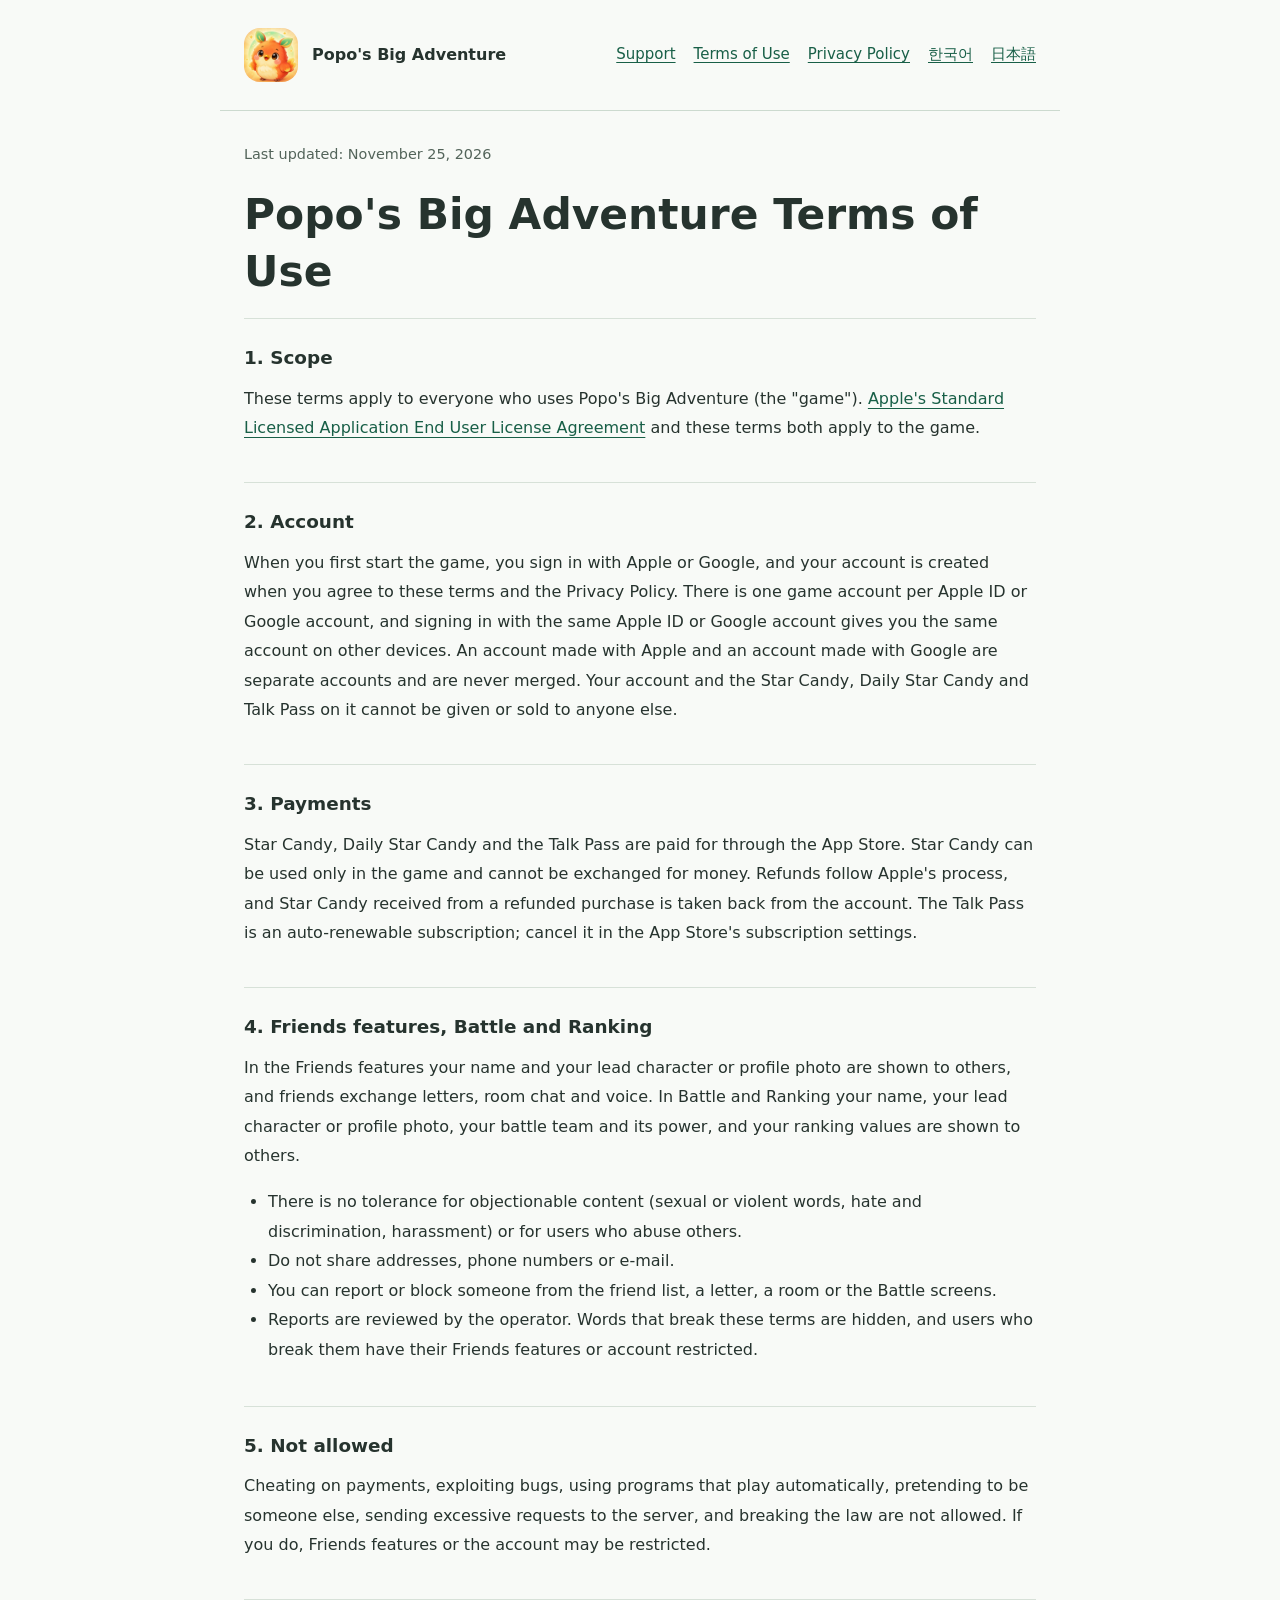
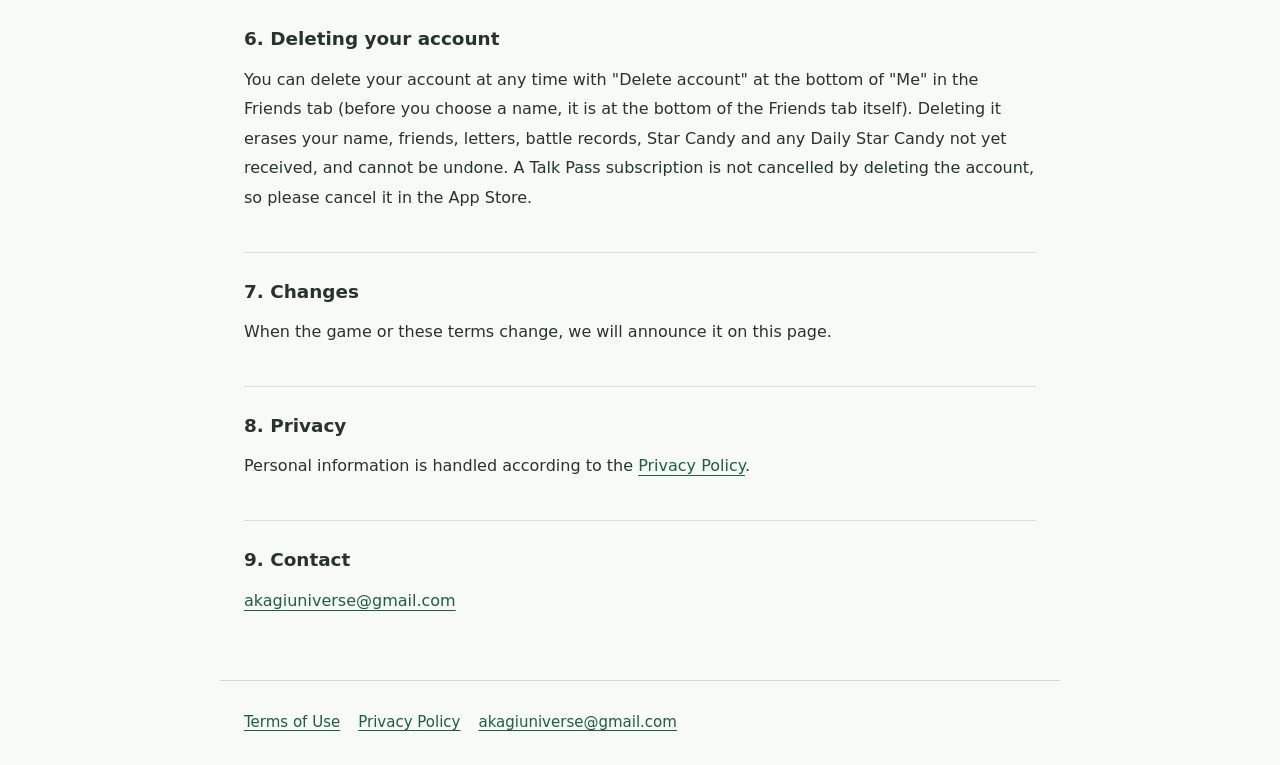
<file: en/terms.html>
<!doctype html><html lang="en"><head><meta charset="utf-8"><meta name="viewport" content="width=device-width,initial-scale=1"><title>Popo's Big Adventure — Terms of Use</title><meta name="description" content="Terms of Use for the game Popo's Big Adventure."><link rel="icon" href="../icon.png"><link rel="stylesheet" href="../style.css"></head><body><a class="skip" href="#main">Terms of Use</a><header><a class="brand" href="./"><img src="../icon.png" alt="" width="54" height="54">Popo's Big Adventure</a><nav aria-label="Navigation"><a href="./">Support</a><a href="terms.html">Terms of Use</a><a href="privacy.html">Privacy Policy</a><a lang="ko" href="../ko/terms.html">한국어</a><a lang="ja" href="../ja/terms.html">日本語</a></nav></header><main id="main"><p class="date">Last updated: November 25, 2026</p><h1>Popo's Big Adventure Terms of Use</h1>
<section><h2>1. Scope</h2><p>These terms apply to everyone who uses Popo's Big Adventure (the "game"). <a href="https://www.apple.com/legal/internet-services/itunes/dev/stdeula/">Apple's Standard Licensed Application End User License Agreement</a> and these terms both apply to the game.</p></section>
<section><h2>2. Account</h2><p>When you first start the game, you sign in with Apple or Google, and your account is created when you agree to these terms and the Privacy Policy. There is one game account per Apple ID or Google account, and signing in with the same Apple ID or Google account gives you the same account on other devices. An account made with Apple and an account made with Google are separate accounts and are never merged. Your account and the Star Candy, Daily Star Candy and Talk Pass on it cannot be given or sold to anyone else.</p></section>
<section><h2>3. Payments</h2><p>Star Candy, Daily Star Candy and the Talk Pass are paid for through the App Store. Star Candy can be used only in the game and cannot be exchanged for money. Refunds follow Apple's process, and Star Candy received from a refunded purchase is taken back from the account. The Talk Pass is an auto-renewable subscription; cancel it in the App Store's subscription settings.</p></section>
<section><h2>4. Friends features, Battle and Ranking</h2><p>In the Friends features your name and your lead character or profile photo are shown to others, and friends exchange letters, room chat and voice. In Battle and Ranking your name, your lead character or profile photo, your battle team and its power, and your ranking values are shown to others.</p><ul><li>There is no tolerance for objectionable content (sexual or violent words, hate and discrimination, harassment) or for users who abuse others.</li><li>Do not share addresses, phone numbers or e-mail.</li><li>You can report or block someone from the friend list, a letter, a room or the Battle screens.</li><li>Reports are reviewed by the operator. Words that break these terms are hidden, and users who break them have their Friends features or account restricted.</li></ul></section>
<section><h2>5. Not allowed</h2><p>Cheating on payments, exploiting bugs, using programs that play automatically, pretending to be someone else, sending excessive requests to the server, and breaking the law are not allowed. If you do, Friends features or the account may be restricted.</p></section>
<section><h2>6. Deleting your account</h2><p>You can delete your account at any time with "Delete account" at the bottom of "Me" in the Friends tab (before you choose a name, it is at the bottom of the Friends tab itself). Deleting it erases your name, friends, letters, battle records, Star Candy and any Daily Star Candy not yet received, and cannot be undone. A Talk Pass subscription is not cancelled by deleting the account, so please cancel it in the App Store.</p></section>
<section><h2>7. Changes</h2><p>When the game or these terms change, we will announce it on this page.</p></section>
<section><h2>8. Privacy</h2><p>Personal information is handled according to the <a href="privacy.html">Privacy Policy</a>.</p></section>
<section><h2>9. Contact</h2><address><a href="mailto:akagiuniverse@gmail.com">akagiuniverse@gmail.com</a></address></section></main><footer><nav aria-label="Footer"><a href="terms.html">Terms of Use</a><a href="privacy.html">Privacy Policy</a><a href="mailto:akagiuniverse@gmail.com">akagiuniverse@gmail.com</a></nav></footer></body></html>
</file>
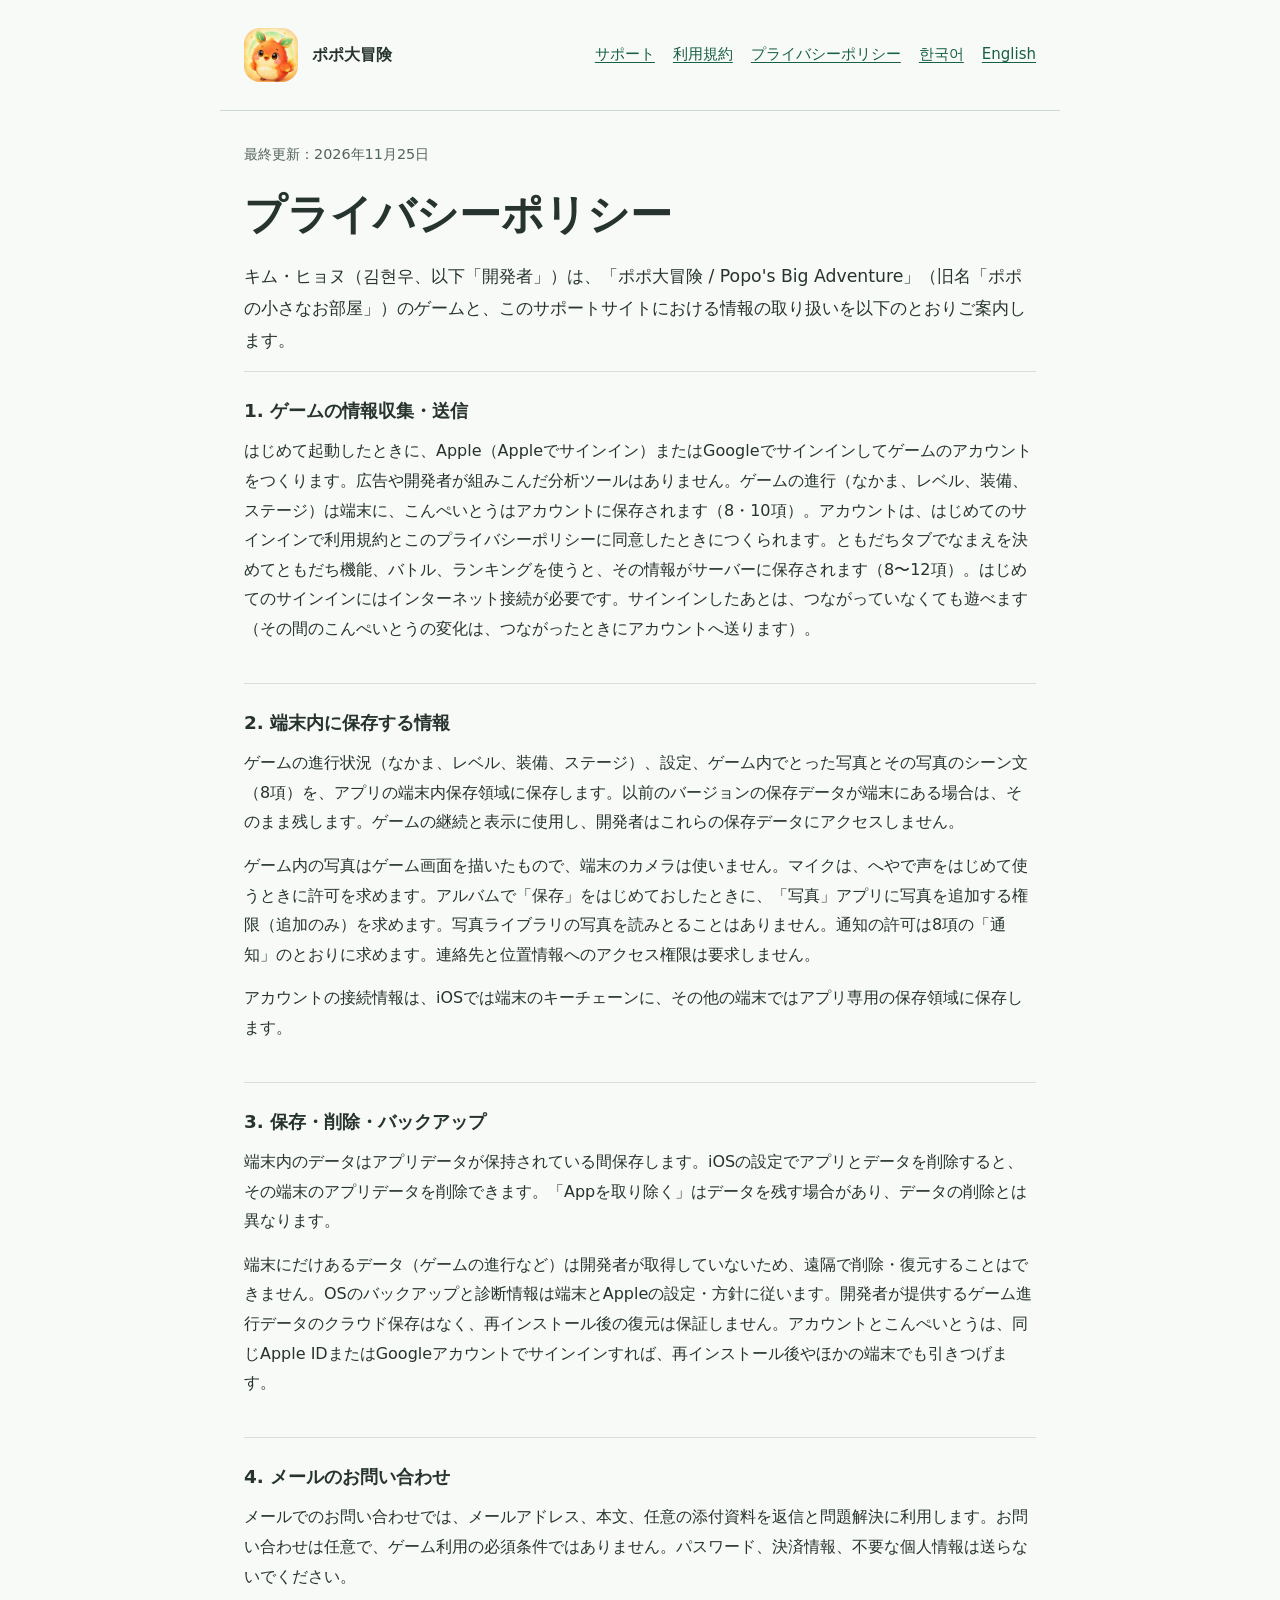
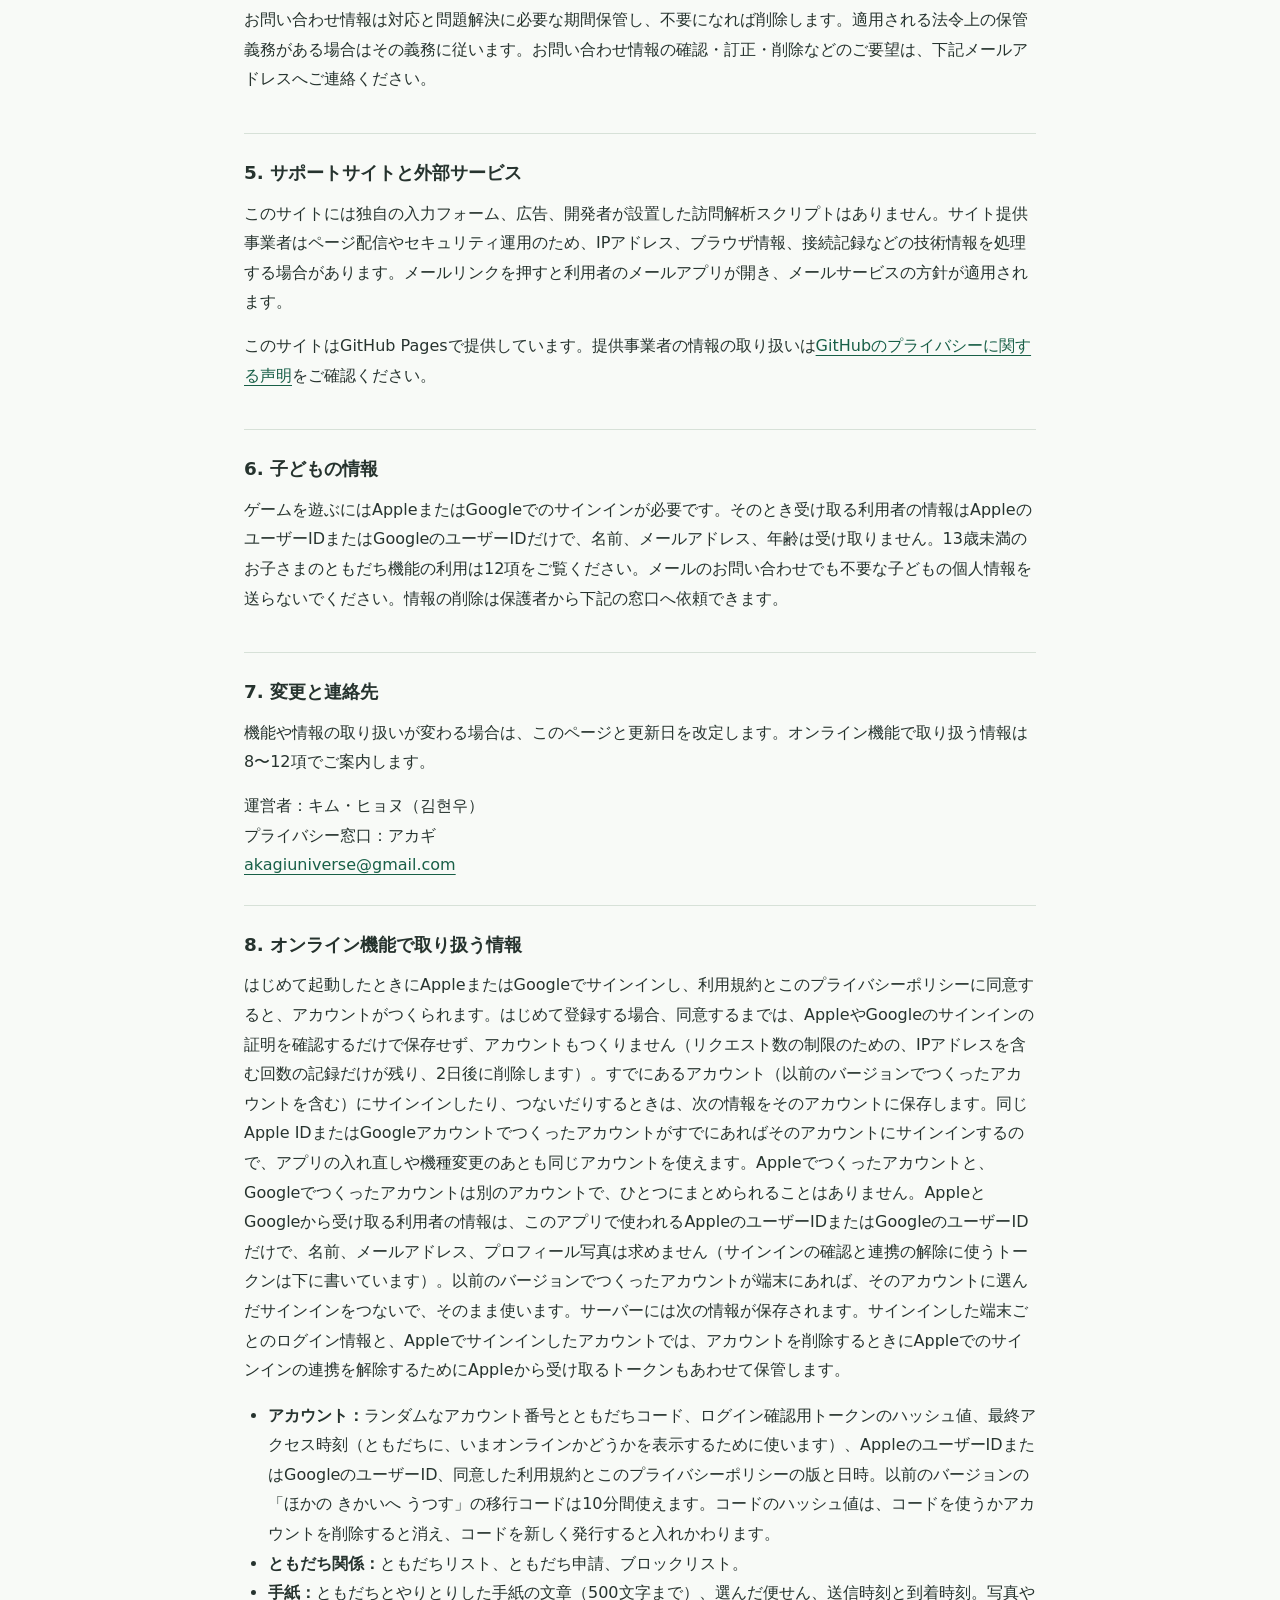
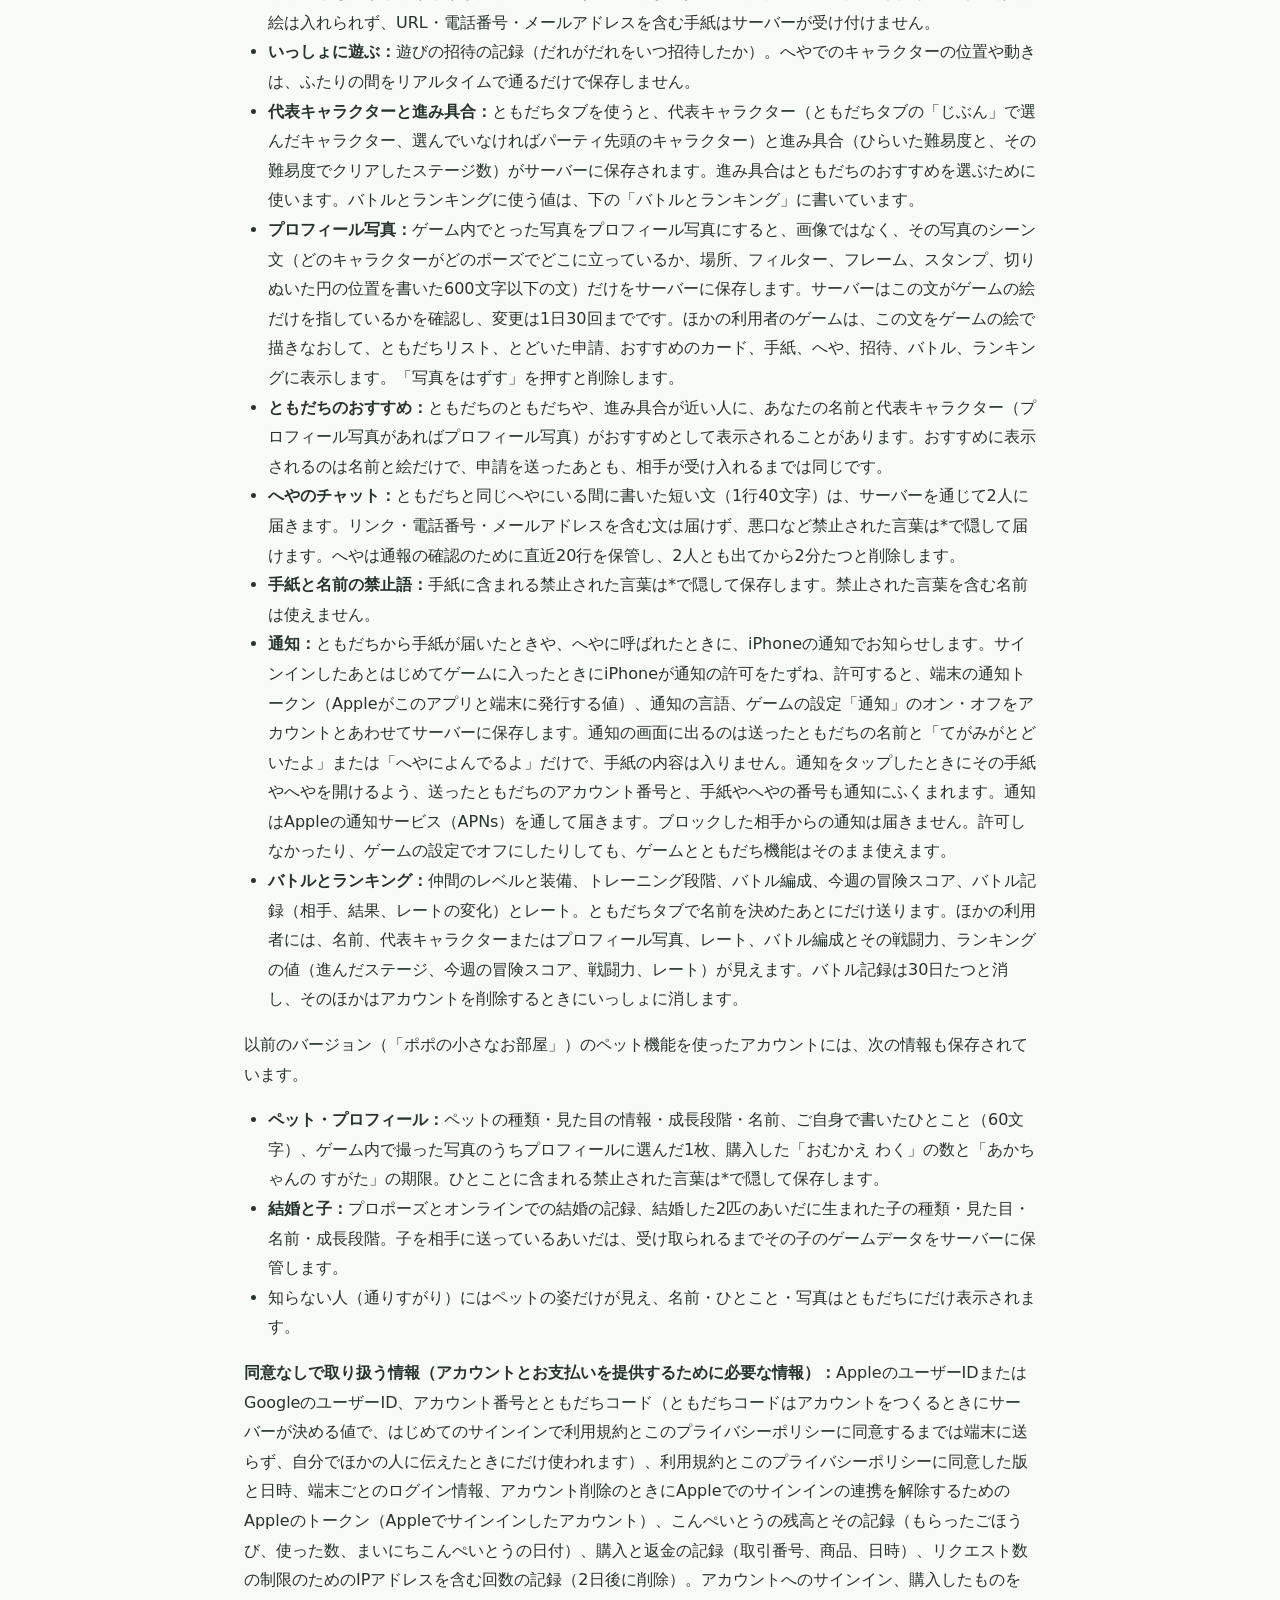
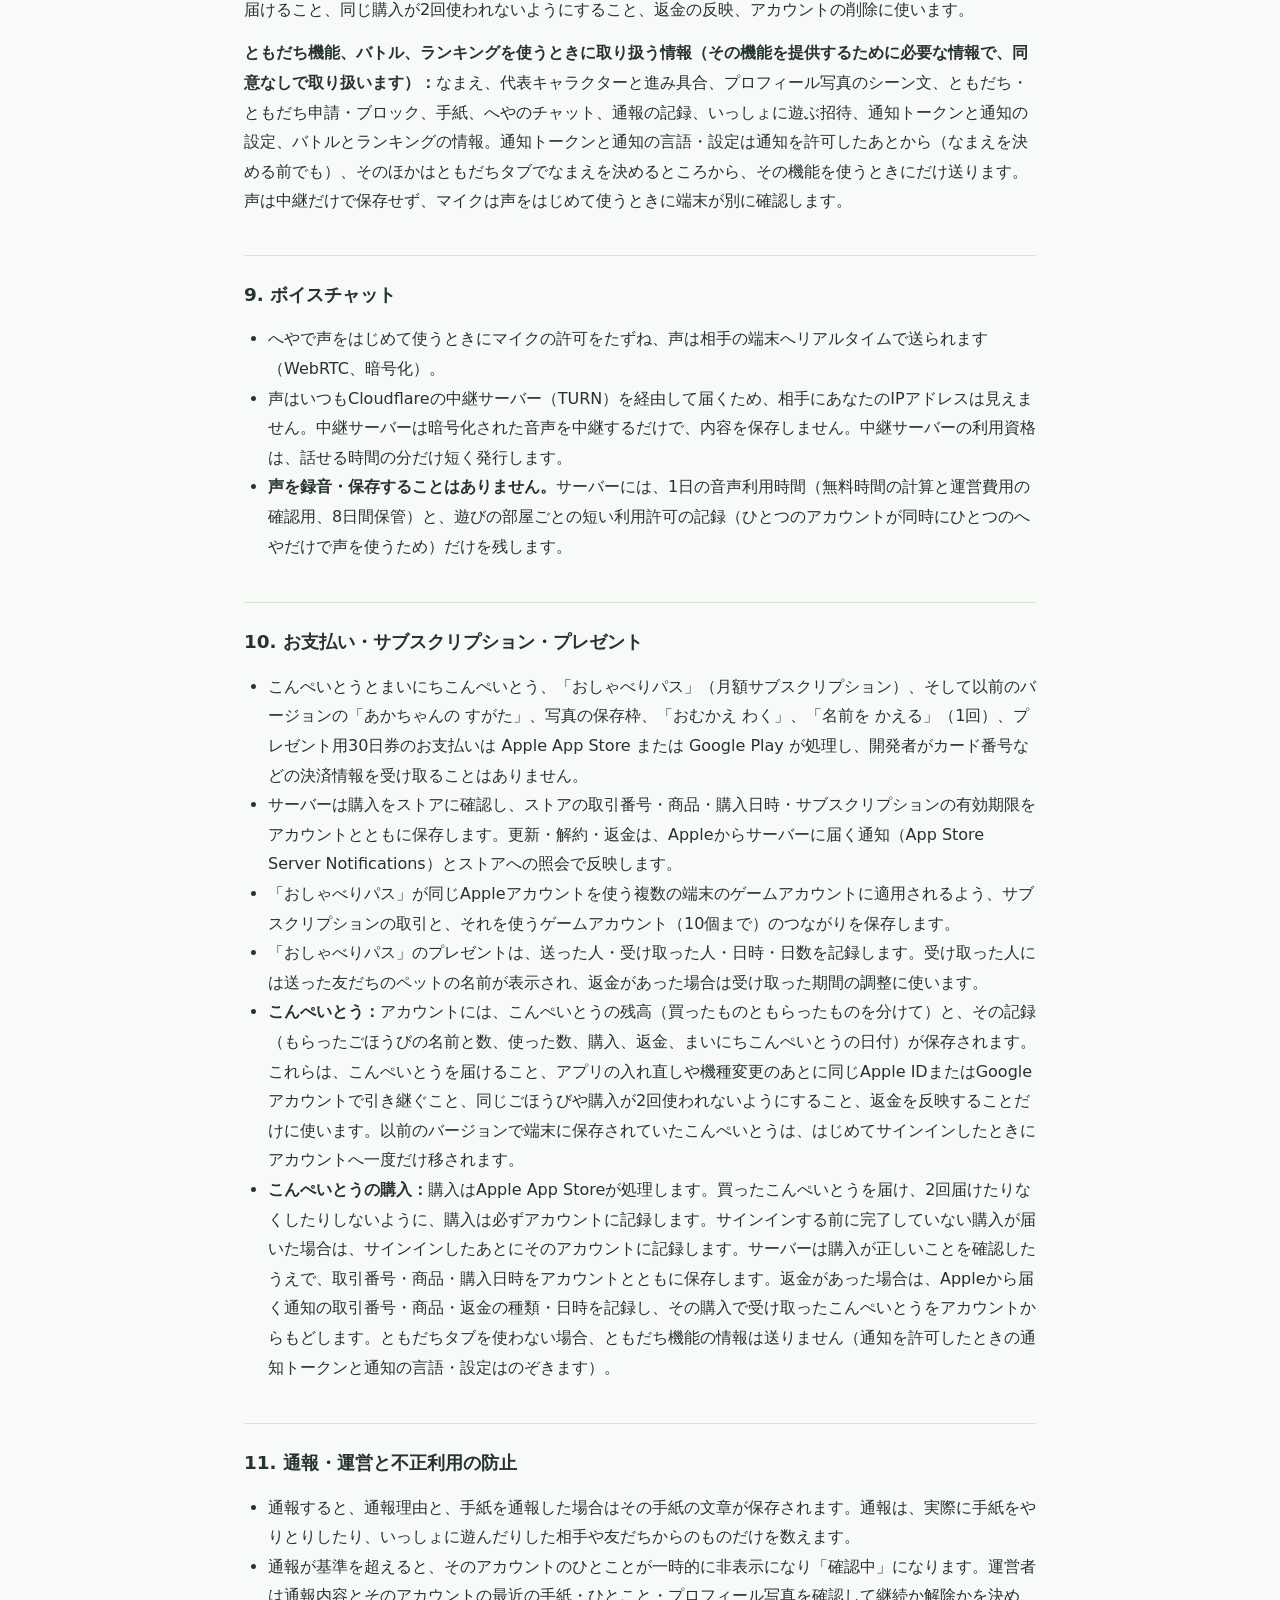
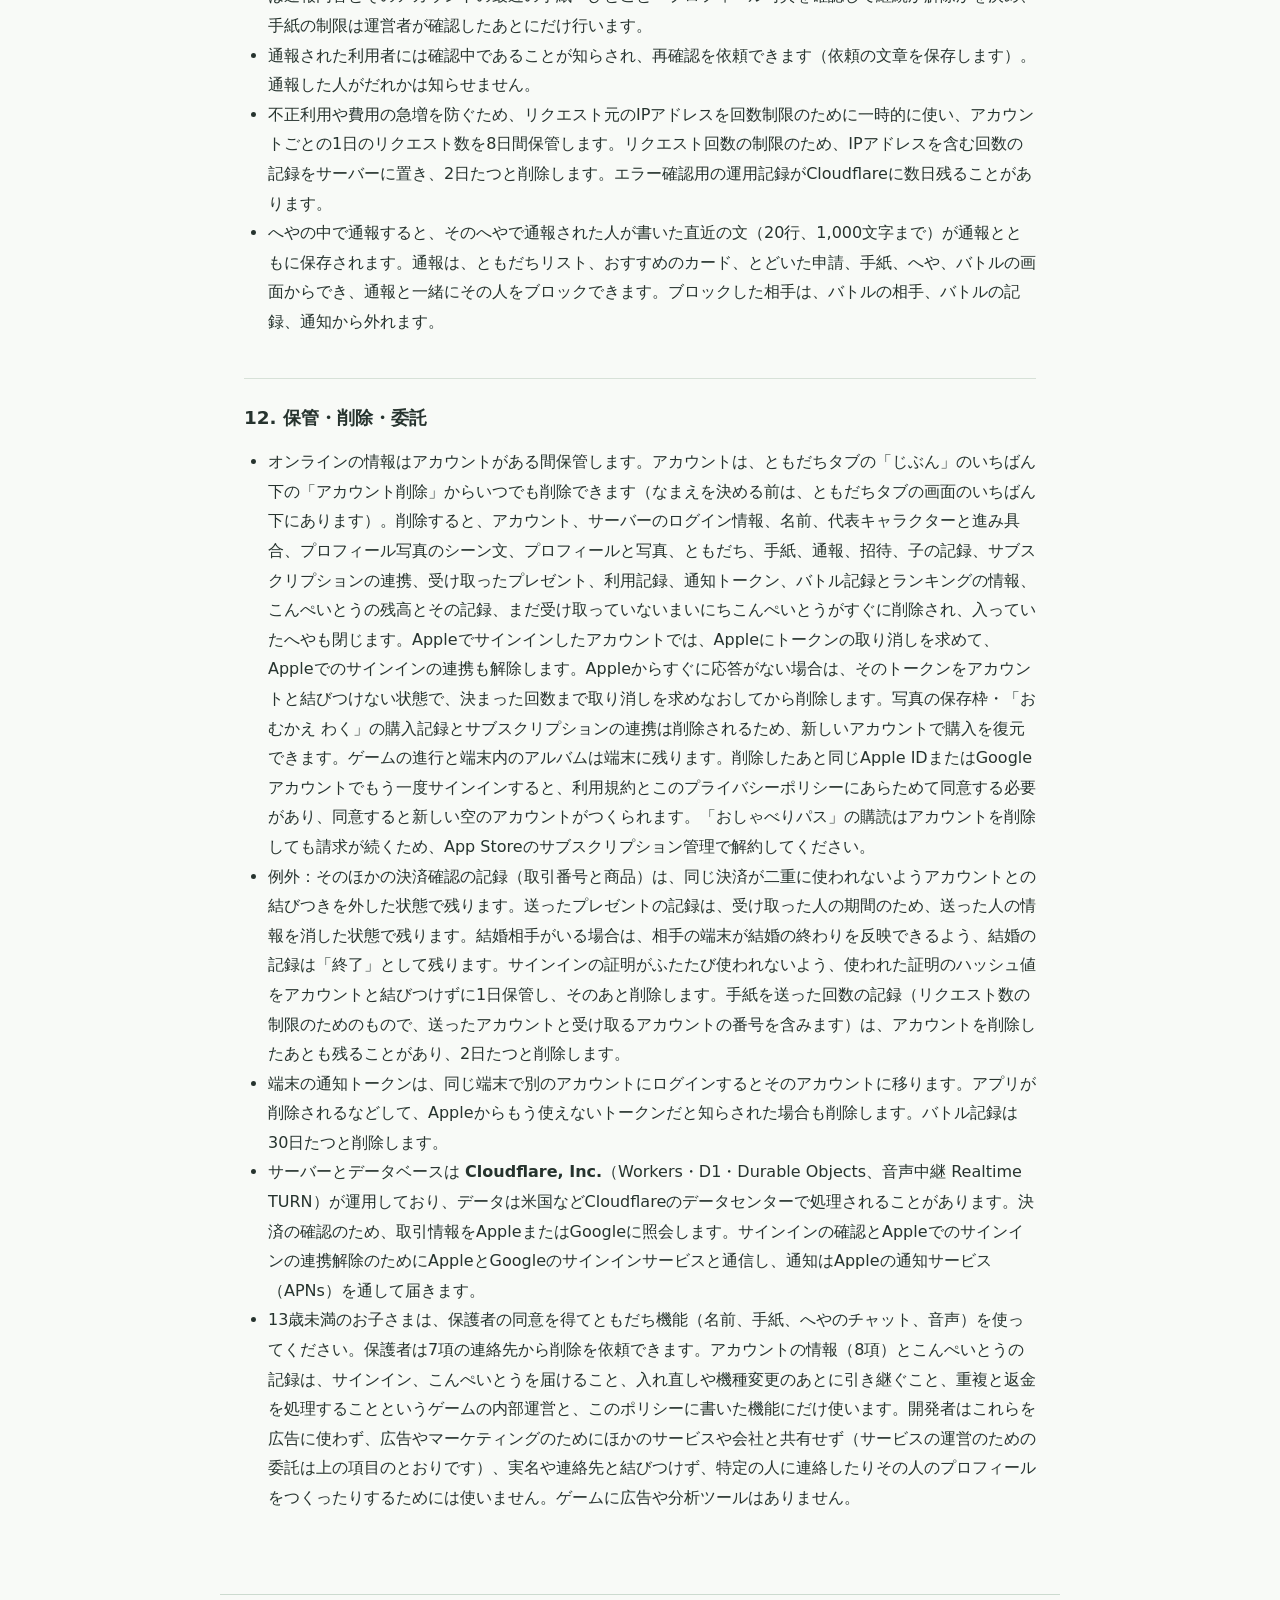
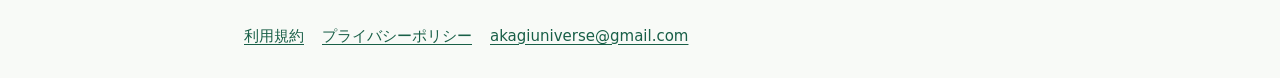
<file: ja/privacy.html>
<!doctype html><html lang="ja"><head><meta charset="utf-8"><meta name="viewport" content="width=device-width,initial-scale=1"><title>ポポ大冒険 — プライバシーポリシー</title><meta name="description" content="ポポ大冒険のプライバシーポリシー。"><link rel="icon" href="../icon.png"><link rel="stylesheet" href="../style.css"></head><body><a class="skip" href="#main">プライバシーポリシー</a><header><a class="brand" href="./"><img src="../icon.png" alt="" width="54" height="54">ポポ大冒険</a><nav aria-label="Navigation"><a href="./">サポート</a><a href="terms.html">利用規約</a><a href="privacy.html">プライバシーポリシー</a><a lang="ko" href="../ko/privacy.html">한국어</a><a lang="en" href="../en/privacy.html">English</a></nav></header><main id="main"><p class="date">最終更新：2026年11月25日</p><h1>プライバシーポリシー</h1><p class="intro">キム・ヒョヌ（김현우、以下「開発者」）は、「ポポ大冒険 / Popo's Big Adventure」（旧名「ポポの小さなお部屋」）のゲームと、このサポートサイトにおける情報の取り扱いを以下のとおりご案内します。</p>
<section><h2>1. ゲームの情報収集・送信</h2><p>はじめて起動したときに、Apple（Appleでサインイン）またはGoogleでサインインしてゲームのアカウントをつくります。広告や開発者が組みこんだ分析ツールはありません。ゲームの進行（なかま、レベル、装備、ステージ）は端末に、こんぺいとうはアカウントに保存されます（8・10項）。アカウントは、はじめてのサインインで利用規約とこのプライバシーポリシーに同意したときにつくられます。ともだちタブでなまえを決めてともだち機能、バトル、ランキングを使うと、その情報がサーバーに保存されます（8〜12項）。はじめてのサインインにはインターネット接続が必要です。サインインしたあとは、つながっていなくても遊べます（その間のこんぺいとうの変化は、つながったときにアカウントへ送ります）。</p></section>
<section><h2>2. 端末内に保存する情報</h2><p>ゲームの進行状況（なかま、レベル、装備、ステージ）、設定、ゲーム内でとった写真とその写真のシーン文（8項）を、アプリの端末内保存領域に保存します。以前のバージョンの保存データが端末にある場合は、そのまま残します。ゲームの継続と表示に使用し、開発者はこれらの保存データにアクセスしません。</p><p>ゲーム内の写真はゲーム画面を描いたもので、端末のカメラは使いません。マイクは、へやで声をはじめて使うときに許可を求めます。アルバムで「保存」をはじめておしたときに、「写真」アプリに写真を追加する権限（追加のみ）を求めます。写真ライブラリの写真を読みとることはありません。通知の許可は8項の「通知」のとおりに求めます。連絡先と位置情報へのアクセス権限は要求しません。</p><p>アカウントの接続情報は、iOSでは端末のキーチェーンに、その他の端末ではアプリ専用の保存領域に保存します。</p></section>
<section><h2>3. 保存・削除・バックアップ</h2><p>端末内のデータはアプリデータが保持されている間保存します。iOSの設定でアプリとデータを削除すると、その端末のアプリデータを削除できます。「Appを取り除く」はデータを残す場合があり、データの削除とは異なります。</p><p>端末にだけあるデータ（ゲームの進行など）は開発者が取得していないため、遠隔で削除・復元することはできません。OSのバックアップと診断情報は端末とAppleの設定・方針に従います。開発者が提供するゲーム進行データのクラウド保存はなく、再インストール後の復元は保証しません。アカウントとこんぺいとうは、同じApple IDまたはGoogleアカウントでサインインすれば、再インストール後やほかの端末でも引きつげます。</p></section>
<section><h2>4. メールのお問い合わせ</h2><p>メールでのお問い合わせでは、メールアドレス、本文、任意の添付資料を返信と問題解決に利用します。お問い合わせは任意で、ゲーム利用の必須条件ではありません。パスワード、決済情報、不要な個人情報は送らないでください。</p><p>お問い合わせ情報は対応と問題解決に必要な期間保管し、不要になれば削除します。適用される法令上の保管義務がある場合はその義務に従います。お問い合わせ情報の確認・訂正・削除などのご要望は、下記メールアドレスへご連絡ください。</p></section>
<section><h2>5. サポートサイトと外部サービス</h2><p>このサイトには独自の入力フォーム、広告、開発者が設置した訪問解析スクリプトはありません。サイト提供事業者はページ配信やセキュリティ運用のため、IPアドレス、ブラウザ情報、接続記録などの技術情報を処理する場合があります。メールリンクを押すと利用者のメールアプリが開き、メールサービスの方針が適用されます。</p><p>このサイトはGitHub Pagesで提供しています。提供事業者の情報の取り扱いは<a href="https://docs.github.com/ja/site-policy/privacy-policies/github-general-privacy-statement">GitHubのプライバシーに関する声明</a>をご確認ください。</p></section>
<section><h2>6. 子どもの情報</h2><p>ゲームを遊ぶにはAppleまたはGoogleでのサインインが必要です。そのとき受け取る利用者の情報はAppleのユーザーIDまたはGoogleのユーザーIDだけで、名前、メールアドレス、年齢は受け取りません。13歳未満のお子さまのともだち機能の利用は12項をご覧ください。メールのお問い合わせでも不要な子どもの個人情報を送らないでください。情報の削除は保護者から下記の窓口へ依頼できます。</p></section>
<section><h2>7. 変更と連絡先</h2><p>機能や情報の取り扱いが変わる場合は、このページと更新日を改定します。オンライン機能で取り扱う情報は8〜12項でご案内します。</p><address>運営者：キム・ヒョヌ（김현우）<br>プライバシー窓口：アカギ<br><a href="mailto:akagiuniverse@gmail.com">akagiuniverse@gmail.com</a></address></section>
<section><h2>8. オンライン機能で取り扱う情報</h2><p>はじめて起動したときにAppleまたはGoogleでサインインし、利用規約とこのプライバシーポリシーに同意すると、アカウントがつくられます。はじめて登録する場合、同意するまでは、AppleやGoogleのサインインの証明を確認するだけで保存せず、アカウントもつくりません（リクエスト数の制限のための、IPアドレスを含む回数の記録だけが残り、2日後に削除します）。すでにあるアカウント（以前のバージョンでつくったアカウントを含む）にサインインしたり、つないだりするときは、次の情報をそのアカウントに保存します。同じApple IDまたはGoogleアカウントでつくったアカウントがすでにあればそのアカウントにサインインするので、アプリの入れ直しや機種変更のあとも同じアカウントを使えます。Appleでつくったアカウントと、Googleでつくったアカウントは別のアカウントで、ひとつにまとめられることはありません。AppleとGoogleから受け取る利用者の情報は、このアプリで使われるAppleのユーザーIDまたはGoogleのユーザーIDだけで、名前、メールアドレス、プロフィール写真は求めません（サインインの確認と連携の解除に使うトークンは下に書いています）。以前のバージョンでつくったアカウントが端末にあれば、そのアカウントに選んだサインインをつないで、そのまま使います。サーバーには次の情報が保存されます。サインインした端末ごとのログイン情報と、Appleでサインインしたアカウントでは、アカウントを削除するときにAppleでのサインインの連携を解除するためにAppleから受け取るトークンもあわせて保管します。</p><ul><li><strong>アカウント：</strong>ランダムなアカウント番号とともだちコード、ログイン確認用トークンのハッシュ値、最終アクセス時刻（ともだちに、いまオンラインかどうかを表示するために使います）、AppleのユーザーIDまたはGoogleのユーザーID、同意した利用規約とこのプライバシーポリシーの版と日時。以前のバージョンの「ほかの きかいへ うつす」の移行コードは10分間使えます。コードのハッシュ値は、コードを使うかアカウントを削除すると消え、コードを新しく発行すると入れかわります。</li><li><strong>ともだち関係：</strong>ともだちリスト、ともだち申請、ブロックリスト。</li><li><strong>手紙：</strong>ともだちとやりとりした手紙の文章（500文字まで）、選んだ便せん、送信時刻と到着時刻。写真や絵は入れられず、URL・電話番号・メールアドレスを含む手紙はサーバーが受け付けません。</li><li><strong>いっしょに遊ぶ：</strong>遊びの招待の記録（だれがだれをいつ招待したか）。へやでのキャラクターの位置や動きは、ふたりの間をリアルタイムで通るだけで保存しません。</li><li><strong>代表キャラクターと進み具合：</strong>ともだちタブを使うと、代表キャラクター（ともだちタブの「じぶん」で選んだキャラクター、選んでいなければパーティ先頭のキャラクター）と進み具合（ひらいた難易度と、その難易度でクリアしたステージ数）がサーバーに保存されます。進み具合はともだちのおすすめを選ぶために使います。バトルとランキングに使う値は、下の「バトルとランキング」に書いています。</li><li><strong>プロフィール写真：</strong>ゲーム内でとった写真をプロフィール写真にすると、画像ではなく、その写真のシーン文（どのキャラクターがどのポーズでどこに立っているか、場所、フィルター、フレーム、スタンプ、切りぬいた円の位置を書いた600文字以下の文）だけをサーバーに保存します。サーバーはこの文がゲームの絵だけを指しているかを確認し、変更は1日30回までです。ほかの利用者のゲームは、この文をゲームの絵で描きなおして、ともだちリスト、とどいた申請、おすすめのカード、手紙、へや、招待、バトル、ランキングに表示します。「写真をはずす」を押すと削除します。</li><li><strong>ともだちのおすすめ：</strong>ともだちのともだちや、進み具合が近い人に、あなたの名前と代表キャラクター（プロフィール写真があればプロフィール写真）がおすすめとして表示されることがあります。おすすめに表示されるのは名前と絵だけで、申請を送ったあとも、相手が受け入れるまでは同じです。</li><li><strong>へやのチャット：</strong>ともだちと同じへやにいる間に書いた短い文（1行40文字）は、サーバーを通じて2人に届きます。リンク・電話番号・メールアドレスを含む文は届けず、悪口など禁止された言葉は*で隠して届けます。へやは通報の確認のために直近20行を保管し、2人とも出てから2分たつと削除します。</li><li><strong>手紙と名前の禁止語：</strong>手紙に含まれる禁止された言葉は*で隠して保存します。禁止された言葉を含む名前は使えません。</li><li><strong>通知：</strong>ともだちから手紙が届いたときや、へやに呼ばれたときに、iPhoneの通知でお知らせします。サインインしたあとはじめてゲームに入ったときにiPhoneが通知の許可をたずね、許可すると、端末の通知トークン（Appleがこのアプリと端末に発行する値）、通知の言語、ゲームの設定「通知」のオン・オフをアカウントとあわせてサーバーに保存します。通知の画面に出るのは送ったともだちの名前と「てがみがとどいたよ」または「へやによんでるよ」だけで、手紙の内容は入りません。通知をタップしたときにその手紙やへやを開けるよう、送ったともだちのアカウント番号と、手紙やへやの番号も通知にふくまれます。通知はAppleの通知サービス（APNs）を通して届きます。ブロックした相手からの通知は届きません。許可しなかったり、ゲームの設定でオフにしたりしても、ゲームとともだち機能はそのまま使えます。</li><li><strong>バトルとランキング：</strong>仲間のレベルと装備、トレーニング段階、バトル編成、今週の冒険スコア、バトル記録（相手、結果、レートの変化）とレート。ともだちタブで名前を決めたあとにだけ送ります。ほかの利用者には、名前、代表キャラクターまたはプロフィール写真、レート、バトル編成とその戦闘力、ランキングの値（進んだステージ、今週の冒険スコア、戦闘力、レート）が見えます。バトル記録は30日たつと消し、そのほかはアカウントを削除するときにいっしょに消します。</li></ul><p>以前のバージョン（「ポポの小さなお部屋」）のペット機能を使ったアカウントには、次の情報も保存されています。</p><ul><li><strong>ペット・プロフィール：</strong>ペットの種類・見た目の情報・成長段階・名前、ご自身で書いたひとこと（60文字）、ゲーム内で撮った写真のうちプロフィールに選んだ1枚、購入した「おむかえ わく」の数と「あかちゃんの すがた」の期限。ひとことに含まれる禁止された言葉は*で隠して保存します。</li><li><strong>結婚と子：</strong>プロポーズとオンラインでの結婚の記録、結婚した2匹のあいだに生まれた子の種類・見た目・名前・成長段階。子を相手に送っているあいだは、受け取られるまでその子のゲームデータをサーバーに保管します。</li><li>知らない人（通りすがり）にはペットの姿だけが見え、名前・ひとこと・写真はともだちにだけ表示されます。</li></ul><p><strong>同意なしで取り扱う情報（アカウントとお支払いを提供するために必要な情報）：</strong>AppleのユーザーIDまたはGoogleのユーザーID、アカウント番号とともだちコード（ともだちコードはアカウントをつくるときにサーバーが決める値で、はじめてのサインインで利用規約とこのプライバシーポリシーに同意するまでは端末に送らず、自分でほかの人に伝えたときにだけ使われます）、利用規約とこのプライバシーポリシーに同意した版と日時、端末ごとのログイン情報、アカウント削除のときにAppleでのサインインの連携を解除するためのAppleのトークン（Appleでサインインしたアカウント）、こんぺいとうの残高とその記録（もらったごほうび、使った数、まいにちこんぺいとうの日付）、購入と返金の記録（取引番号、商品、日時）、リクエスト数の制限のためのIPアドレスを含む回数の記録（2日後に削除）。アカウントへのサインイン、購入したものを届けること、同じ購入が2回使われないようにすること、返金の反映、アカウントの削除に使います。</p><p><strong>ともだち機能、バトル、ランキングを使うときに取り扱う情報（その機能を提供するために必要な情報で、同意なしで取り扱います）：</strong>なまえ、代表キャラクターと進み具合、プロフィール写真のシーン文、ともだち・ともだち申請・ブロック、手紙、へやのチャット、通報の記録、いっしょに遊ぶ招待、通知トークンと通知の設定、バトルとランキングの情報。通知トークンと通知の言語・設定は通知を許可したあとから（なまえを決める前でも）、そのほかはともだちタブでなまえを決めるところから、その機能を使うときにだけ送ります。声は中継だけで保存せず、マイクは声をはじめて使うときに端末が別に確認します。</p></section>
<section><h2>9. ボイスチャット</h2><ul><li>へやで声をはじめて使うときにマイクの許可をたずね、声は相手の端末へリアルタイムで送られます（WebRTC、暗号化）。</li><li>声はいつもCloudflareの中継サーバー（TURN）を経由して届くため、相手にあなたのIPアドレスは見えません。中継サーバーは暗号化された音声を中継するだけで、内容を保存しません。中継サーバーの利用資格は、話せる時間の分だけ短く発行します。</li><li><strong>声を録音・保存することはありません。</strong>サーバーには、1日の音声利用時間（無料時間の計算と運営費用の確認用、8日間保管）と、遊びの部屋ごとの短い利用許可の記録（ひとつのアカウントが同時にひとつのへやだけで声を使うため）だけを残します。</li></ul></section>
<section><h2>10. お支払い・サブスクリプション・プレゼント</h2><ul><li>こんぺいとうとまいにちこんぺいとう、「おしゃべりパス」（月額サブスクリプション）、そして以前のバージョンの「あかちゃんの すがた」、写真の保存枠、「おむかえ わく」、「名前を かえる」（1回）、プレゼント用30日券のお支払いは Apple App Store または Google Play が処理し、開発者がカード番号などの決済情報を受け取ることはありません。</li><li>サーバーは購入をストアに確認し、ストアの取引番号・商品・購入日時・サブスクリプションの有効期限をアカウントとともに保存します。更新・解約・返金は、Appleからサーバーに届く通知（App Store Server Notifications）とストアへの照会で反映します。</li><li>「おしゃべりパス」が同じAppleアカウントを使う複数の端末のゲームアカウントに適用されるよう、サブスクリプションの取引と、それを使うゲームアカウント（10個まで）のつながりを保存します。</li><li>「おしゃべりパス」のプレゼントは、送った人・受け取った人・日時・日数を記録します。受け取った人には送った友だちのペットの名前が表示され、返金があった場合は受け取った期間の調整に使います。</li><li><strong>こんぺいとう：</strong>アカウントには、こんぺいとうの残高（買ったものともらったものを分けて）と、その記録（もらったごほうびの名前と数、使った数、購入、返金、まいにちこんぺいとうの日付）が保存されます。これらは、こんぺいとうを届けること、アプリの入れ直しや機種変更のあとに同じApple IDまたはGoogleアカウントで引き継ぐこと、同じごほうびや購入が2回使われないようにすること、返金を反映することだけに使います。以前のバージョンで端末に保存されていたこんぺいとうは、はじめてサインインしたときにアカウントへ一度だけ移されます。</li><li><strong>こんぺいとうの購入：</strong>購入はApple App Storeが処理します。買ったこんぺいとうを届け、2回届けたりなくしたりしないように、購入は必ずアカウントに記録します。サインインする前に完了していない購入が届いた場合は、サインインしたあとにそのアカウントに記録します。サーバーは購入が正しいことを確認したうえで、取引番号・商品・購入日時をアカウントとともに保存します。返金があった場合は、Appleから届く通知の取引番号・商品・返金の種類・日時を記録し、その購入で受け取ったこんぺいとうをアカウントからもどします。ともだちタブを使わない場合、ともだち機能の情報は送りません（通知を許可したときの通知トークンと通知の言語・設定はのぞきます）。</li></ul></section>
<section><h2>11. 通報・運営と不正利用の防止</h2><ul><li>通報すると、通報理由と、手紙を通報した場合はその手紙の文章が保存されます。通報は、実際に手紙をやりとりしたり、いっしょに遊んだりした相手や友だちからのものだけを数えます。</li><li>通報が基準を超えると、そのアカウントのひとことが一時的に非表示になり「確認中」になります。運営者は通報内容とそのアカウントの最近の手紙・ひとこと・プロフィール写真を確認して継続か解除かを決め、手紙の制限は運営者が確認したあとにだけ行います。</li><li>通報された利用者には確認中であることが知らされ、再確認を依頼できます（依頼の文章を保存します）。通報した人がだれかは知らせません。</li><li>不正利用や費用の急増を防ぐため、リクエスト元のIPアドレスを回数制限のために一時的に使い、アカウントごとの1日のリクエスト数を8日間保管します。リクエスト回数の制限のため、IPアドレスを含む回数の記録をサーバーに置き、2日たつと削除します。エラー確認用の運用記録がCloudflareに数日残ることがあります。</li><li>へやの中で通報すると、そのへやで通報された人が書いた直近の文（20行、1,000文字まで）が通報とともに保存されます。通報は、ともだちリスト、おすすめのカード、とどいた申請、手紙、へや、バトルの画面からでき、通報と一緒にその人をブロックできます。ブロックした相手は、バトルの相手、バトルの記録、通知から外れます。</li></ul></section>
<section><h2>12. 保管・削除・委託</h2><ul><li>オンラインの情報はアカウントがある間保管します。アカウントは、ともだちタブの「じぶん」のいちばん下の「アカウント削除」からいつでも削除できます（なまえを決める前は、ともだちタブの画面のいちばん下にあります）。削除すると、アカウント、サーバーのログイン情報、名前、代表キャラクターと進み具合、プロフィール写真のシーン文、プロフィールと写真、ともだち、手紙、通報、招待、子の記録、サブスクリプションの連携、受け取ったプレゼント、利用記録、通知トークン、バトル記録とランキングの情報、こんぺいとうの残高とその記録、まだ受け取っていないまいにちこんぺいとうがすぐに削除され、入っていたへやも閉じます。Appleでサインインしたアカウントでは、Appleにトークンの取り消しを求めて、Appleでのサインインの連携も解除します。Appleからすぐに応答がない場合は、そのトークンをアカウントと結びつけない状態で、決まった回数まで取り消しを求めなおしてから削除します。写真の保存枠・「おむかえ わく」の購入記録とサブスクリプションの連携は削除されるため、新しいアカウントで購入を復元できます。ゲームの進行と端末内のアルバムは端末に残ります。削除したあと同じApple IDまたはGoogleアカウントでもう一度サインインすると、利用規約とこのプライバシーポリシーにあらためて同意する必要があり、同意すると新しい空のアカウントがつくられます。「おしゃべりパス」の購読はアカウントを削除しても請求が続くため、App Storeのサブスクリプション管理で解約してください。</li><li>例外：そのほかの決済確認の記録（取引番号と商品）は、同じ決済が二重に使われないようアカウントとの結びつきを外した状態で残ります。送ったプレゼントの記録は、受け取った人の期間のため、送った人の情報を消した状態で残ります。結婚相手がいる場合は、相手の端末が結婚の終わりを反映できるよう、結婚の記録は「終了」として残ります。サインインの証明がふたたび使われないよう、使われた証明のハッシュ値をアカウントと結びつけずに1日保管し、そのあと削除します。手紙を送った回数の記録（リクエスト数の制限のためのもので、送ったアカウントと受け取るアカウントの番号を含みます）は、アカウントを削除したあとも残ることがあり、2日たつと削除します。</li><li>端末の通知トークンは、同じ端末で別のアカウントにログインするとそのアカウントに移ります。アプリが削除されるなどして、Appleからもう使えないトークンだと知らされた場合も削除します。バトル記録は30日たつと削除します。</li><li>サーバーとデータベースは <strong>Cloudflare, Inc.</strong>（Workers・D1・Durable Objects、音声中継 Realtime TURN）が運用しており、データは米国などCloudflareのデータセンターで処理されることがあります。決済の確認のため、取引情報をAppleまたはGoogleに照会します。サインインの確認とAppleでのサインインの連携解除のためにAppleとGoogleのサインインサービスと通信し、通知はAppleの通知サービス（APNs）を通して届きます。</li><li>13歳未満のお子さまは、保護者の同意を得てともだち機能（名前、手紙、へやのチャット、音声）を使ってください。保護者は7項の連絡先から削除を依頼できます。アカウントの情報（8項）とこんぺいとうの記録は、サインイン、こんぺいとうを届けること、入れ直しや機種変更のあとに引き継ぐこと、重複と返金を処理することというゲームの内部運営と、このポリシーに書いた機能にだけ使います。開発者はこれらを広告に使わず、広告やマーケティングのためにほかのサービスや会社と共有せず（サービスの運営のための委託は上の項目のとおりです）、実名や連絡先と結びつけず、特定の人に連絡したりその人のプロフィールをつくったりするためには使いません。ゲームに広告や分析ツールはありません。</li></ul></section></main><footer><nav aria-label="Footer"><a href="terms.html">利用規約</a><a href="privacy.html">プライバシーポリシー</a><a href="mailto:akagiuniverse@gmail.com">akagiuniverse@gmail.com</a></nav></footer></body></html>
</file>
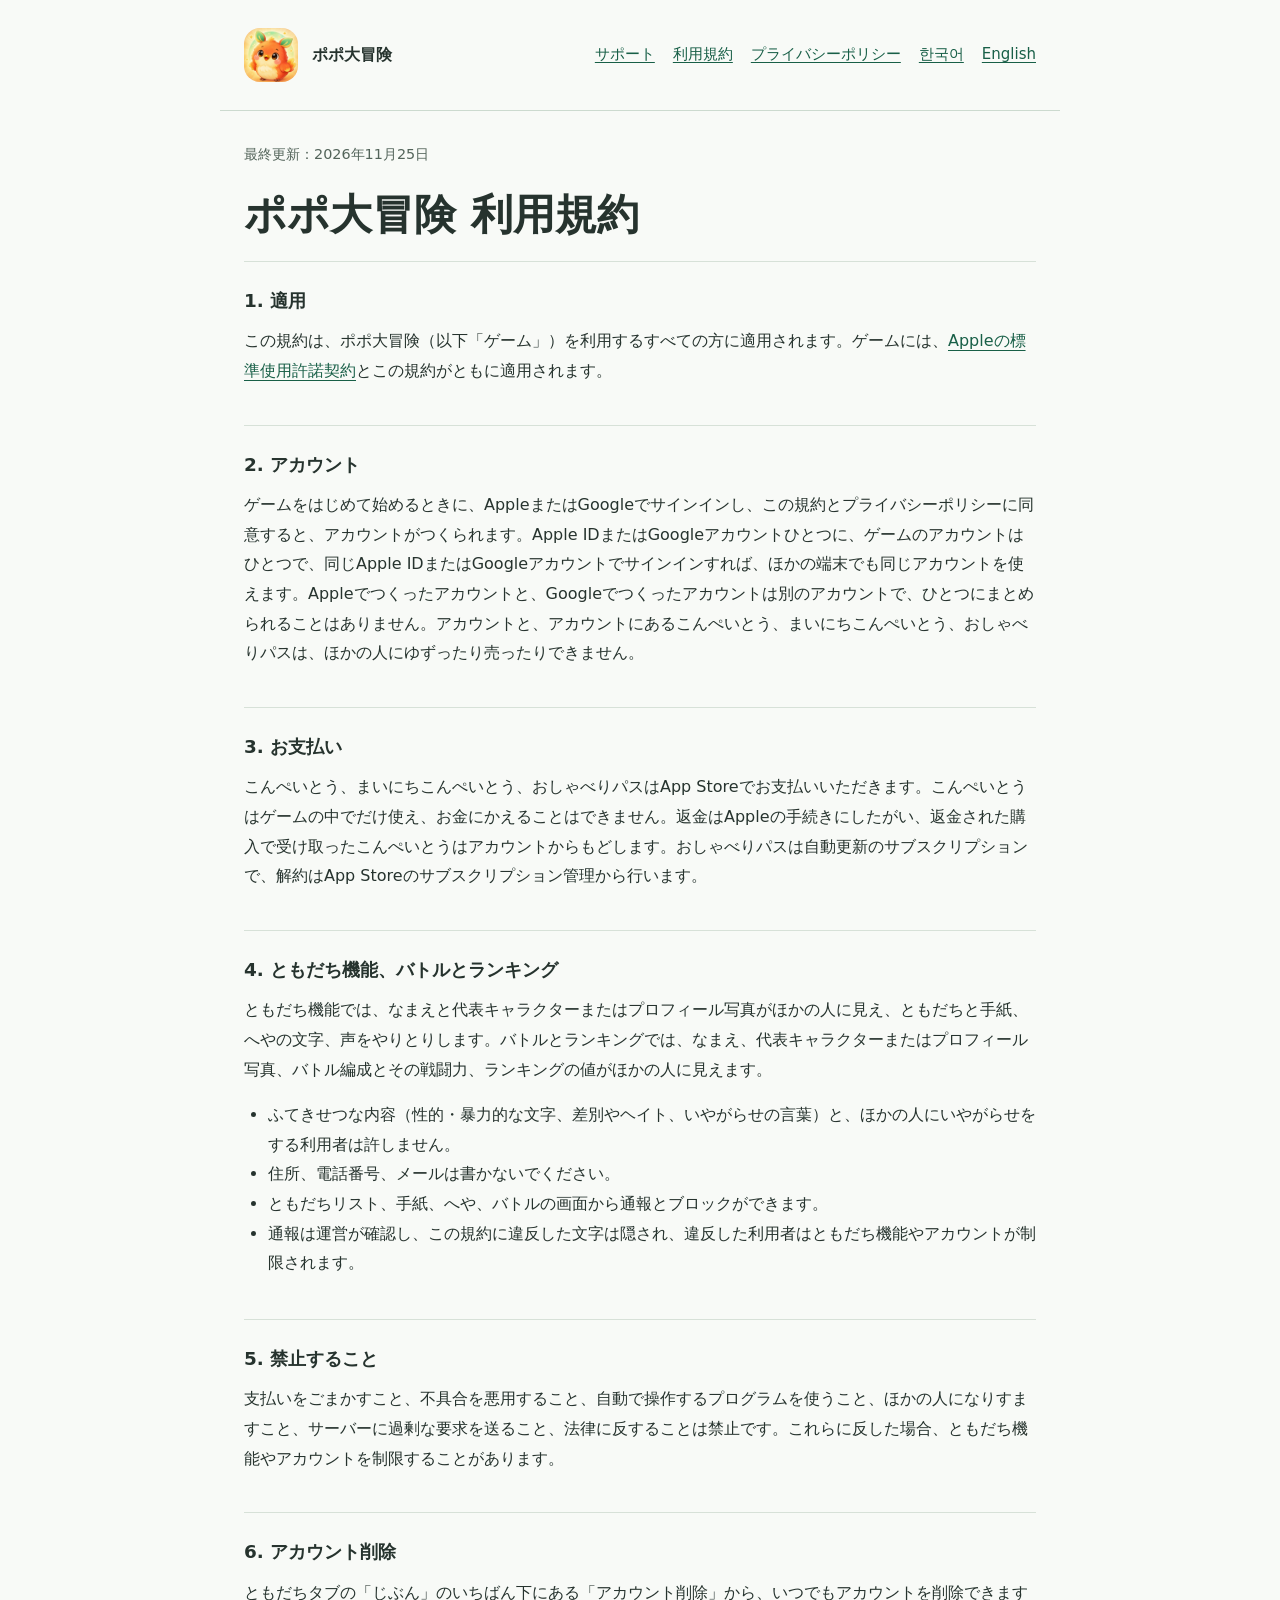
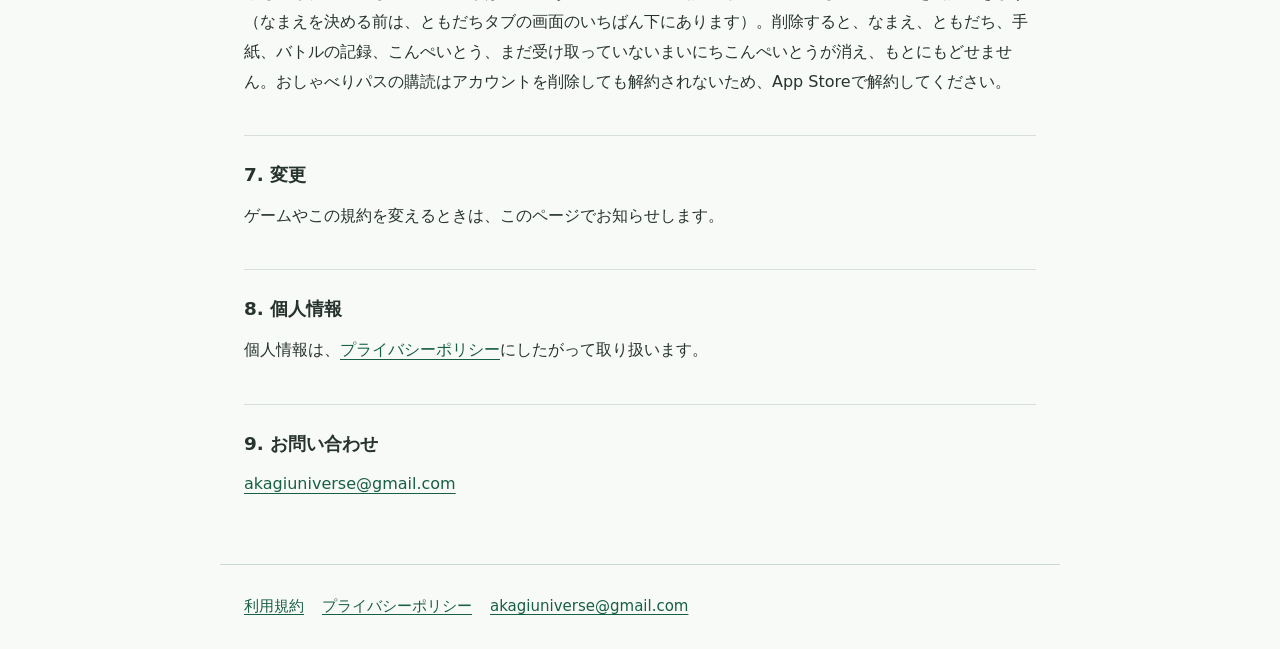
<file: ja/terms.html>
<!doctype html><html lang="ja"><head><meta charset="utf-8"><meta name="viewport" content="width=device-width,initial-scale=1"><title>ポポ大冒険 — 利用規約</title><meta name="description" content="ポポ大冒険の利用規約。"><link rel="icon" href="../icon.png"><link rel="stylesheet" href="../style.css"></head><body><a class="skip" href="#main">利用規約</a><header><a class="brand" href="./"><img src="../icon.png" alt="" width="54" height="54">ポポ大冒険</a><nav aria-label="Navigation"><a href="./">サポート</a><a href="terms.html">利用規約</a><a href="privacy.html">プライバシーポリシー</a><a lang="ko" href="../ko/terms.html">한국어</a><a lang="en" href="../en/terms.html">English</a></nav></header><main id="main"><p class="date">最終更新：2026年11月25日</p><h1>ポポ大冒険 利用規約</h1>
<section><h2>1. 適用</h2><p>この規約は、ポポ大冒険（以下「ゲーム」）を利用するすべての方に適用されます。ゲームには、<a href="https://www.apple.com/legal/internet-services/itunes/dev/stdeula/">Appleの標準使用許諾契約</a>とこの規約がともに適用されます。</p></section>
<section><h2>2. アカウント</h2><p>ゲームをはじめて始めるときに、AppleまたはGoogleでサインインし、この規約とプライバシーポリシーに同意すると、アカウントがつくられます。Apple IDまたはGoogleアカウントひとつに、ゲームのアカウントはひとつで、同じApple IDまたはGoogleアカウントでサインインすれば、ほかの端末でも同じアカウントを使えます。Appleでつくったアカウントと、Googleでつくったアカウントは別のアカウントで、ひとつにまとめられることはありません。アカウントと、アカウントにあるこんぺいとう、まいにちこんぺいとう、おしゃべりパスは、ほかの人にゆずったり売ったりできません。</p></section>
<section><h2>3. お支払い</h2><p>こんぺいとう、まいにちこんぺいとう、おしゃべりパスはApp Storeでお支払いいただきます。こんぺいとうはゲームの中でだけ使え、お金にかえることはできません。返金はAppleの手続きにしたがい、返金された購入で受け取ったこんぺいとうはアカウントからもどします。おしゃべりパスは自動更新のサブスクリプションで、解約はApp Storeのサブスクリプション管理から行います。</p></section>
<section><h2>4. ともだち機能、バトルとランキング</h2><p>ともだち機能では、なまえと代表キャラクターまたはプロフィール写真がほかの人に見え、ともだちと手紙、へやの文字、声をやりとりします。バトルとランキングでは、なまえ、代表キャラクターまたはプロフィール写真、バトル編成とその戦闘力、ランキングの値がほかの人に見えます。</p><ul><li>ふてきせつな内容（性的・暴力的な文字、差別やヘイト、いやがらせの言葉）と、ほかの人にいやがらせをする利用者は許しません。</li><li>住所、電話番号、メールは書かないでください。</li><li>ともだちリスト、手紙、へや、バトルの画面から通報とブロックができます。</li><li>通報は運営が確認し、この規約に違反した文字は隠され、違反した利用者はともだち機能やアカウントが制限されます。</li></ul></section>
<section><h2>5. 禁止すること</h2><p>支払いをごまかすこと、不具合を悪用すること、自動で操作するプログラムを使うこと、ほかの人になりすますこと、サーバーに過剰な要求を送ること、法律に反することは禁止です。これらに反した場合、ともだち機能やアカウントを制限することがあります。</p></section>
<section><h2>6. アカウント削除</h2><p>ともだちタブの「じぶん」のいちばん下にある「アカウント削除」から、いつでもアカウントを削除できます（なまえを決める前は、ともだちタブの画面のいちばん下にあります）。削除すると、なまえ、ともだち、手紙、バトルの記録、こんぺいとう、まだ受け取っていないまいにちこんぺいとうが消え、もとにもどせません。おしゃべりパスの購読はアカウントを削除しても解約されないため、App Storeで解約してください。</p></section>
<section><h2>7. 変更</h2><p>ゲームやこの規約を変えるときは、このページでお知らせします。</p></section>
<section><h2>8. 個人情報</h2><p>個人情報は、<a href="privacy.html">プライバシーポリシー</a>にしたがって取り扱います。</p></section>
<section><h2>9. お問い合わせ</h2><address><a href="mailto:akagiuniverse@gmail.com">akagiuniverse@gmail.com</a></address></section></main><footer><nav aria-label="Footer"><a href="terms.html">利用規約</a><a href="privacy.html">プライバシーポリシー</a><a href="mailto:akagiuniverse@gmail.com">akagiuniverse@gmail.com</a></nav></footer></body></html>
</file>
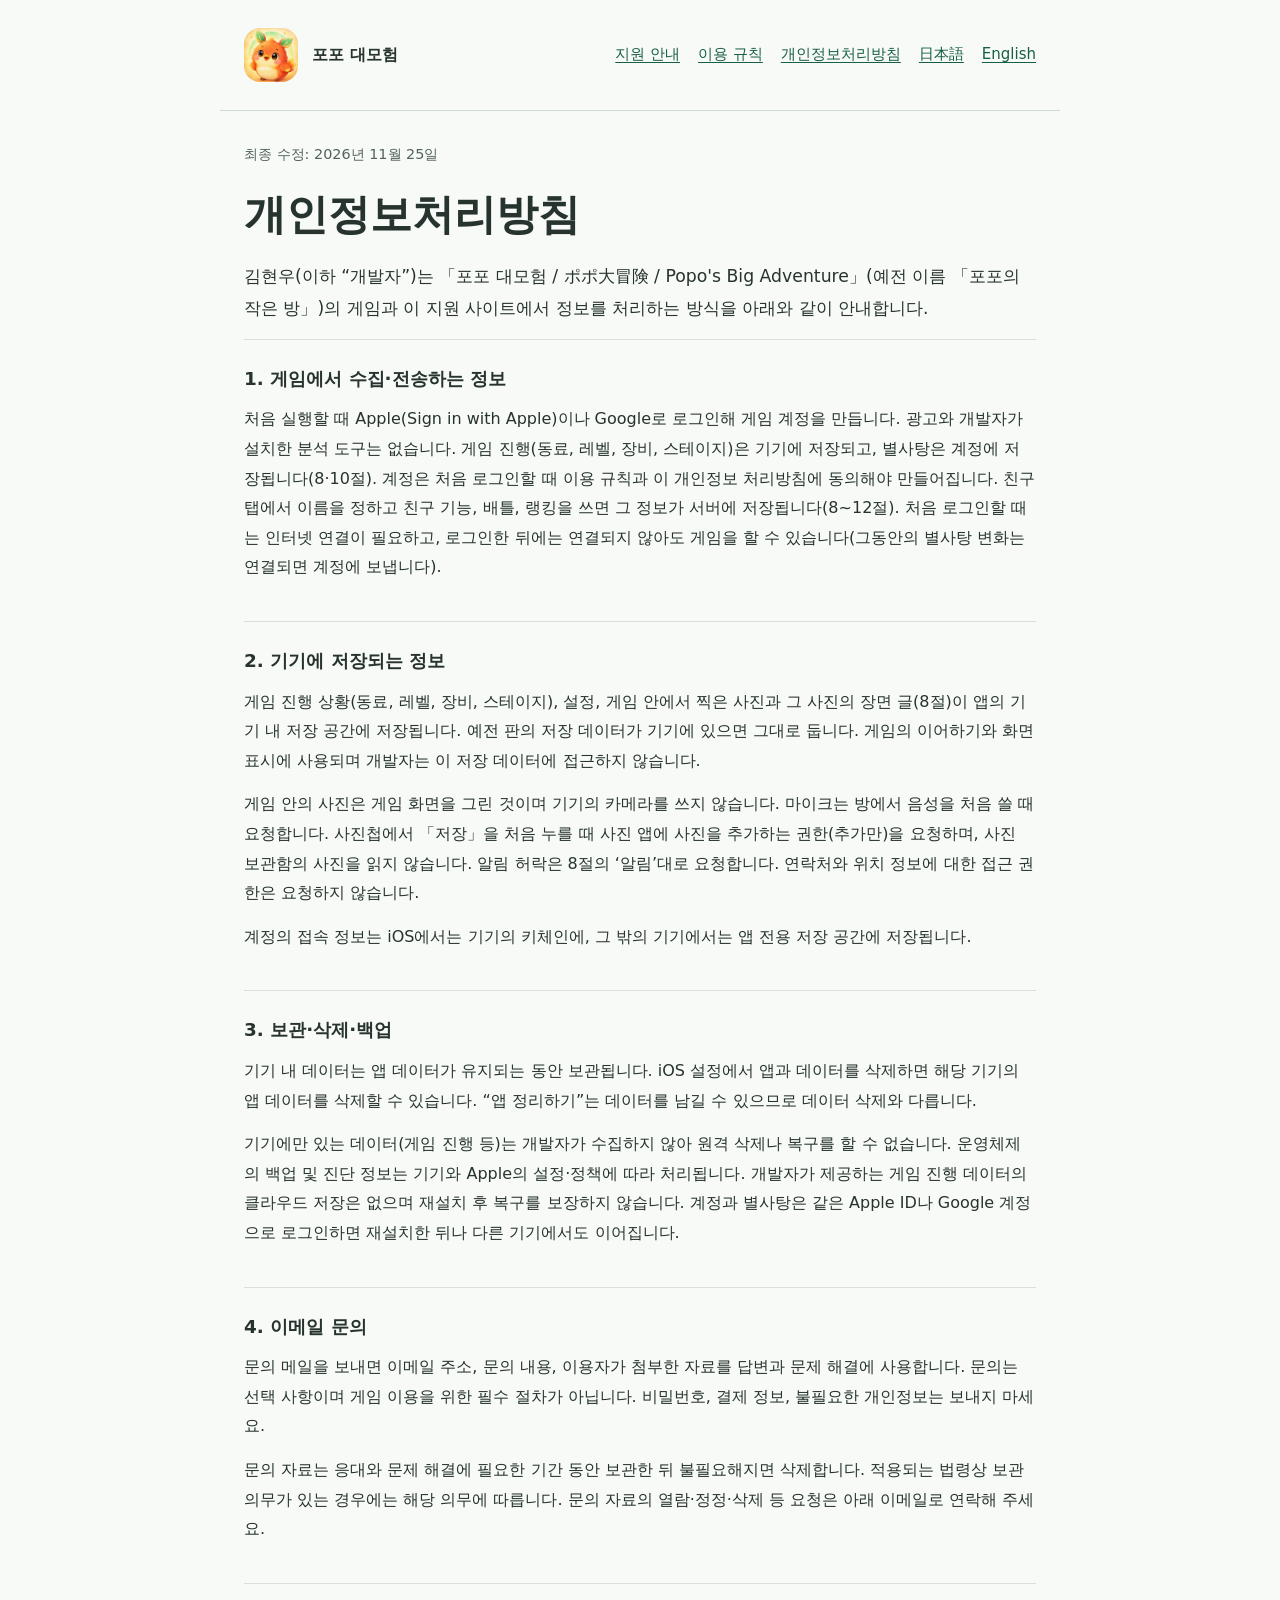
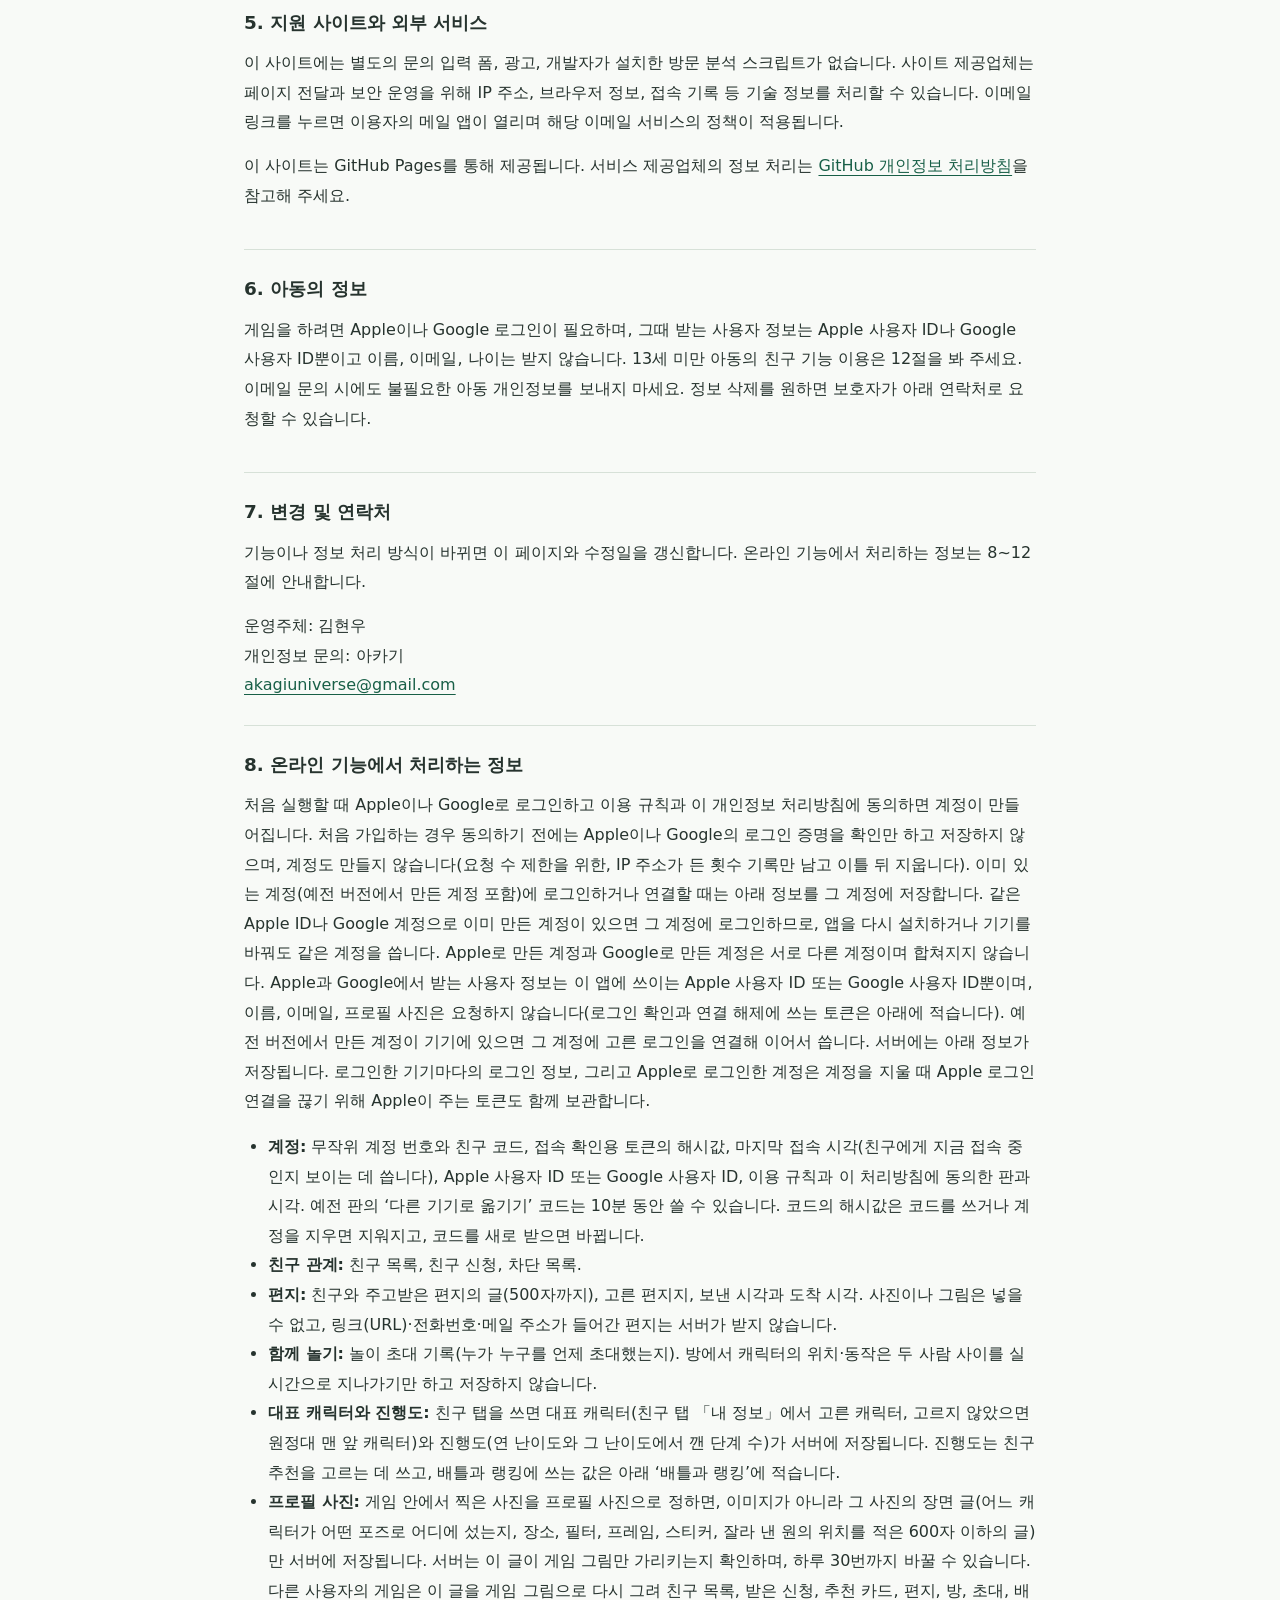
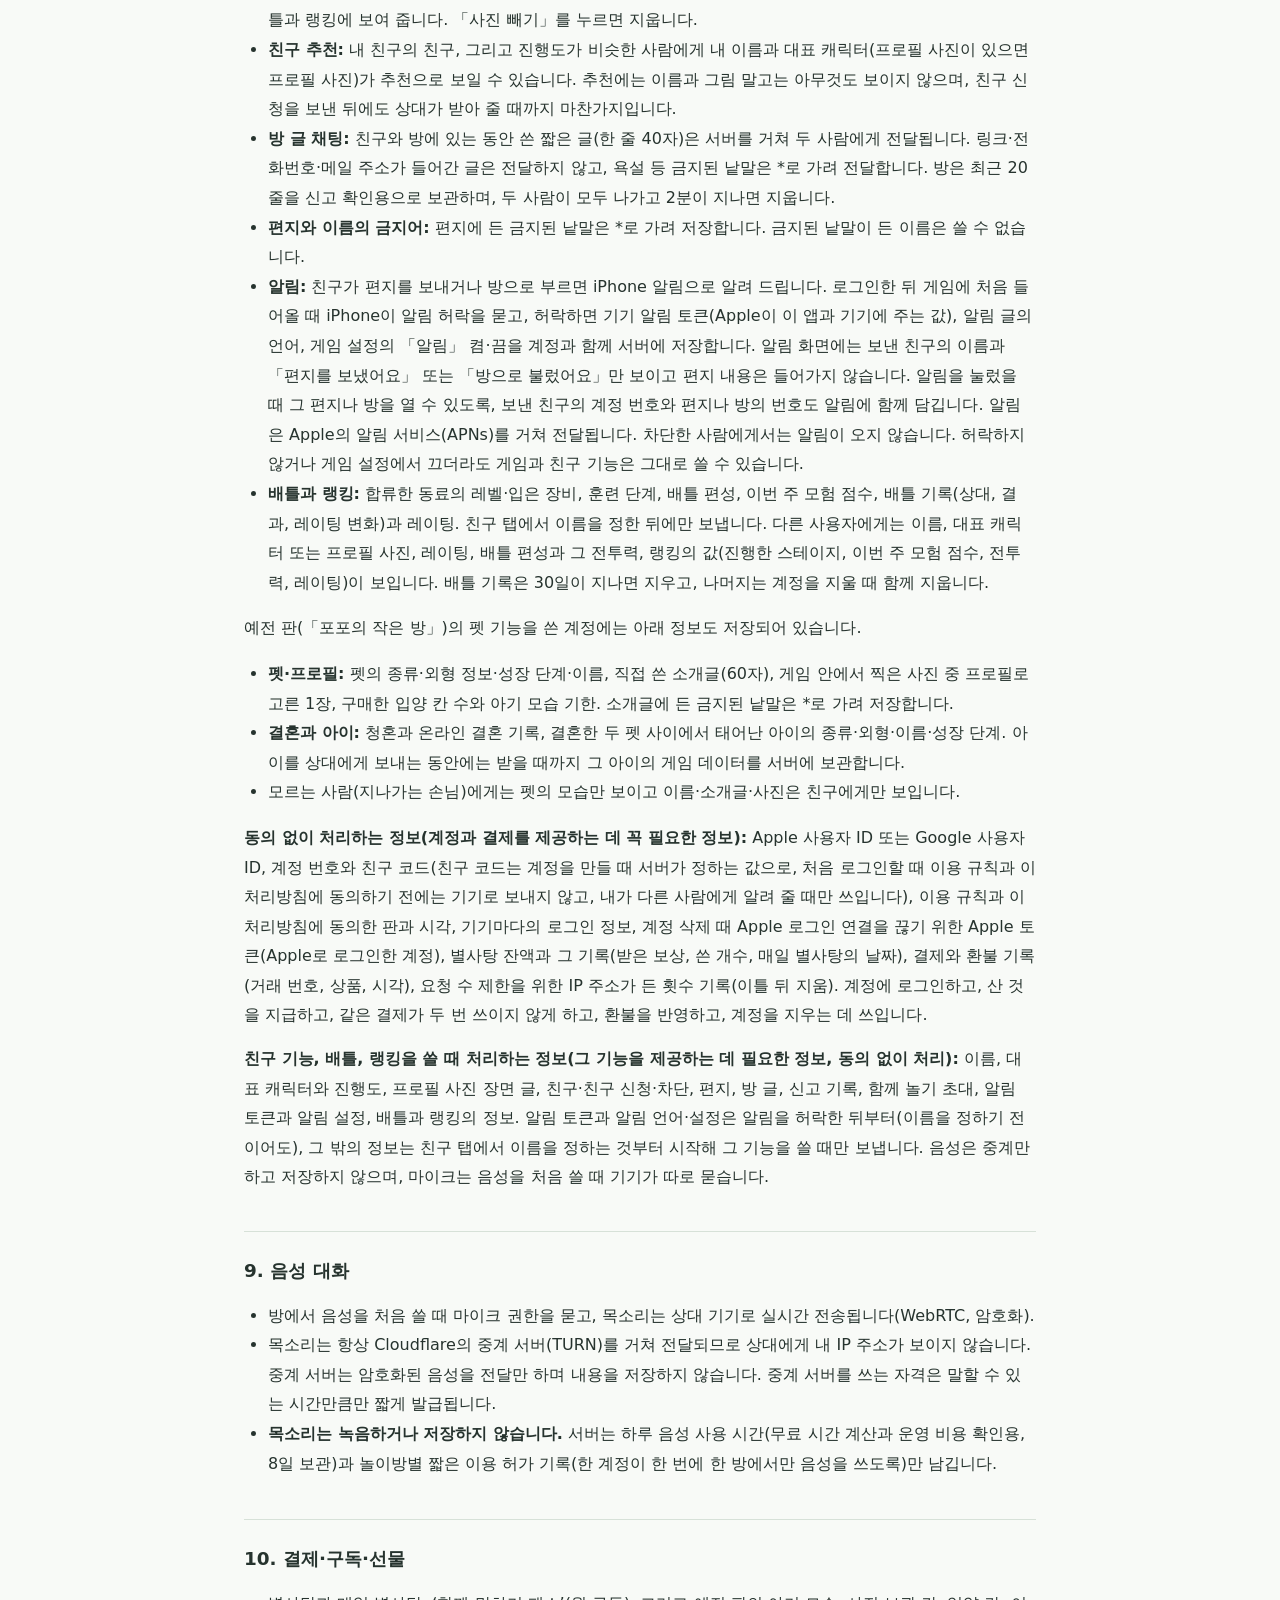
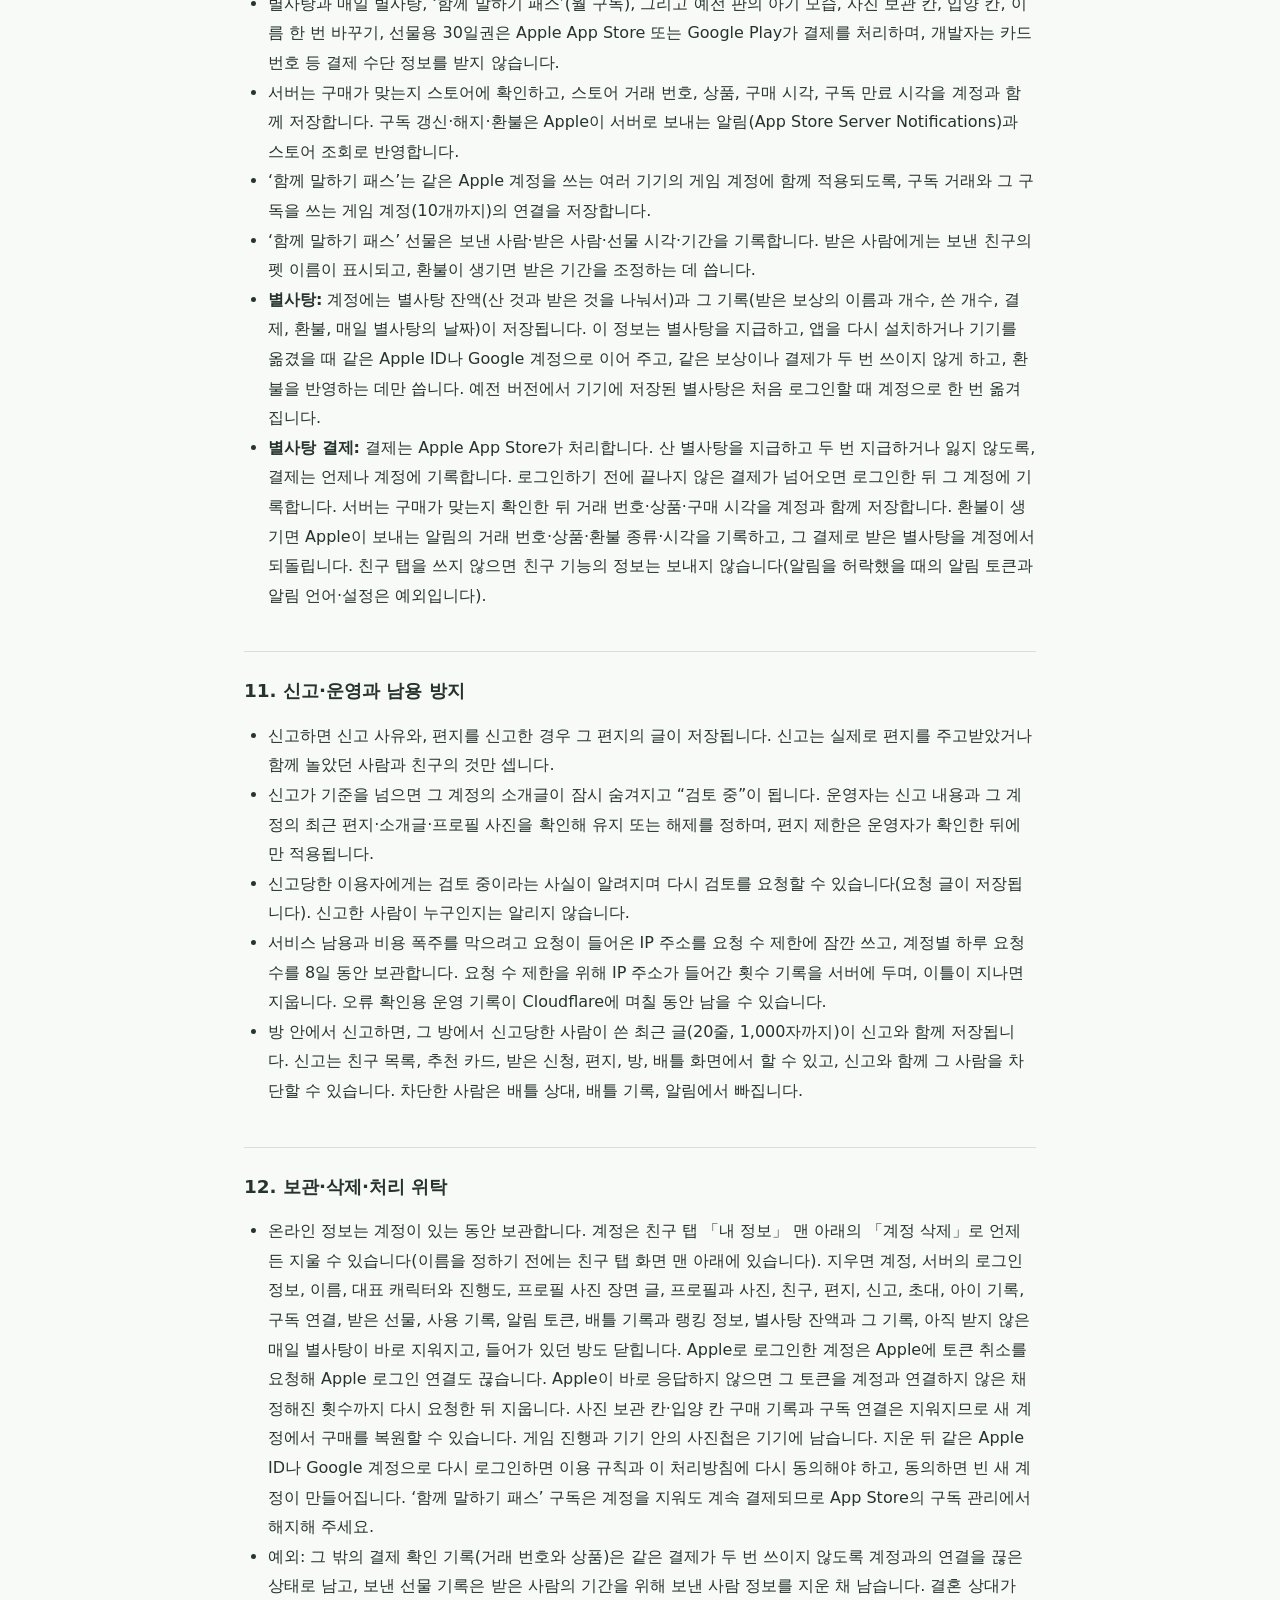
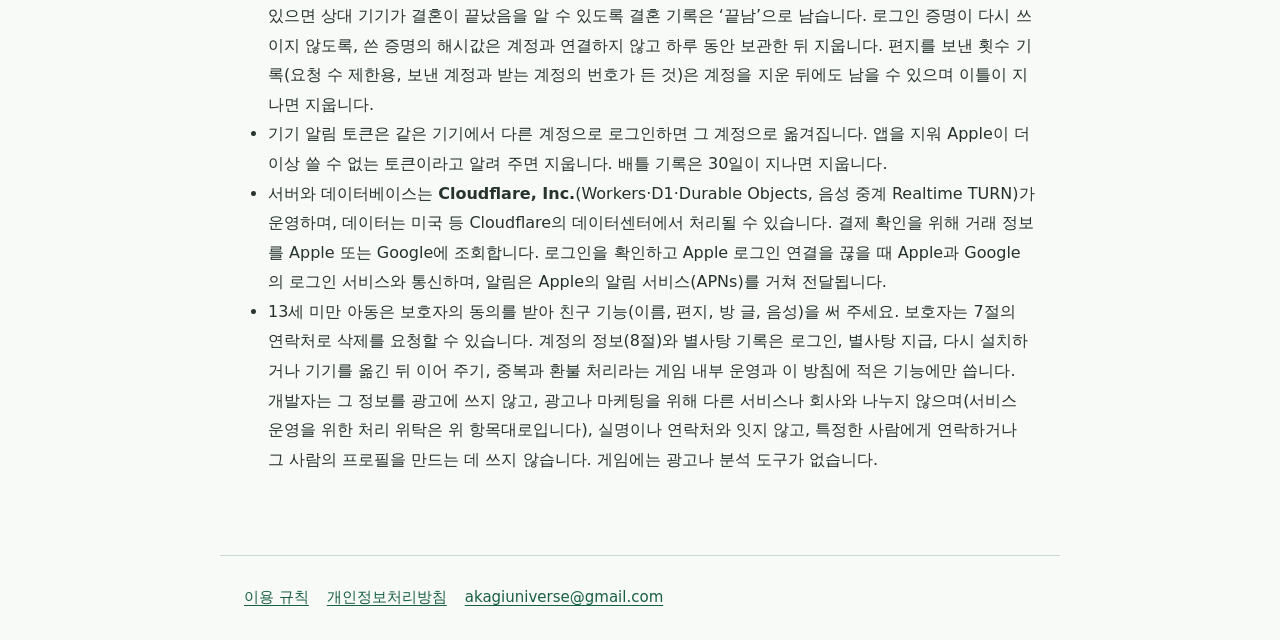
<file: ko/privacy.html>
<!doctype html><html lang="ko"><head><meta charset="utf-8"><meta name="viewport" content="width=device-width,initial-scale=1"><title>포포 대모험 — 개인정보처리방침</title><meta name="description" content="포포 대모험의 개인정보처리방침입니다."><link rel="icon" href="../icon.png"><link rel="stylesheet" href="../style.css"></head><body><a class="skip" href="#main">개인정보처리방침</a><header><a class="brand" href="./"><img src="../icon.png" alt="" width="54" height="54">포포 대모험</a><nav aria-label="Navigation"><a href="./">지원 안내</a><a href="terms.html">이용 규칙</a><a href="privacy.html">개인정보처리방침</a><a lang="ja" href="../ja/privacy.html">日本語</a><a lang="en" href="../en/privacy.html">English</a></nav></header><main id="main"><p class="date">최종 수정: 2026년 11월 25일</p><h1>개인정보처리방침</h1><p class="intro">김현우(이하 “개발자”)는 「포포 대모험 / ポポ大冒険 / Popo's Big Adventure」(예전 이름 「포포의 작은 방」)의 게임과 이 지원 사이트에서 정보를 처리하는 방식을 아래와 같이 안내합니다.</p>
<section><h2>1. 게임에서 수집·전송하는 정보</h2><p>처음 실행할 때 Apple(Sign in with Apple)이나 Google로 로그인해 게임 계정을 만듭니다. 광고와 개발자가 설치한 분석 도구는 없습니다. 게임 진행(동료, 레벨, 장비, 스테이지)은 기기에 저장되고, 별사탕은 계정에 저장됩니다(8·10절). 계정은 처음 로그인할 때 이용 규칙과 이 개인정보 처리방침에 동의해야 만들어집니다. 친구 탭에서 이름을 정하고 친구 기능, 배틀, 랭킹을 쓰면 그 정보가 서버에 저장됩니다(8~12절). 처음 로그인할 때는 인터넷 연결이 필요하고, 로그인한 뒤에는 연결되지 않아도 게임을 할 수 있습니다(그동안의 별사탕 변화는 연결되면 계정에 보냅니다).</p></section>
<section><h2>2. 기기에 저장되는 정보</h2><p>게임 진행 상황(동료, 레벨, 장비, 스테이지), 설정, 게임 안에서 찍은 사진과 그 사진의 장면 글(8절)이 앱의 기기 내 저장 공간에 저장됩니다. 예전 판의 저장 데이터가 기기에 있으면 그대로 둡니다. 게임의 이어하기와 화면 표시에 사용되며 개발자는 이 저장 데이터에 접근하지 않습니다.</p><p>게임 안의 사진은 게임 화면을 그린 것이며 기기의 카메라를 쓰지 않습니다. 마이크는 방에서 음성을 처음 쓸 때 요청합니다. 사진첩에서 「저장」을 처음 누를 때 사진 앱에 사진을 추가하는 권한(추가만)을 요청하며, 사진 보관함의 사진을 읽지 않습니다. 알림 허락은 8절의 ‘알림’대로 요청합니다. 연락처와 위치 정보에 대한 접근 권한은 요청하지 않습니다.</p><p>계정의 접속 정보는 iOS에서는 기기의 키체인에, 그 밖의 기기에서는 앱 전용 저장 공간에 저장됩니다.</p></section>
<section><h2>3. 보관·삭제·백업</h2><p>기기 내 데이터는 앱 데이터가 유지되는 동안 보관됩니다. iOS 설정에서 앱과 데이터를 삭제하면 해당 기기의 앱 데이터를 삭제할 수 있습니다. “앱 정리하기”는 데이터를 남길 수 있으므로 데이터 삭제와 다릅니다.</p><p>기기에만 있는 데이터(게임 진행 등)는 개발자가 수집하지 않아 원격 삭제나 복구를 할 수 없습니다. 운영체제의 백업 및 진단 정보는 기기와 Apple의 설정·정책에 따라 처리됩니다. 개발자가 제공하는 게임 진행 데이터의 클라우드 저장은 없으며 재설치 후 복구를 보장하지 않습니다. 계정과 별사탕은 같은 Apple ID나 Google 계정으로 로그인하면 재설치한 뒤나 다른 기기에서도 이어집니다.</p></section>
<section><h2>4. 이메일 문의</h2><p>문의 메일을 보내면 이메일 주소, 문의 내용, 이용자가 첨부한 자료를 답변과 문제 해결에 사용합니다. 문의는 선택 사항이며 게임 이용을 위한 필수 절차가 아닙니다. 비밀번호, 결제 정보, 불필요한 개인정보는 보내지 마세요.</p><p>문의 자료는 응대와 문제 해결에 필요한 기간 동안 보관한 뒤 불필요해지면 삭제합니다. 적용되는 법령상 보관 의무가 있는 경우에는 해당 의무에 따릅니다. 문의 자료의 열람·정정·삭제 등 요청은 아래 이메일로 연락해 주세요.</p></section>
<section><h2>5. 지원 사이트와 외부 서비스</h2><p>이 사이트에는 별도의 문의 입력 폼, 광고, 개발자가 설치한 방문 분석 스크립트가 없습니다. 사이트 제공업체는 페이지 전달과 보안 운영을 위해 IP 주소, 브라우저 정보, 접속 기록 등 기술 정보를 처리할 수 있습니다. 이메일 링크를 누르면 이용자의 메일 앱이 열리며 해당 이메일 서비스의 정책이 적용됩니다.</p><p>이 사이트는 GitHub Pages를 통해 제공됩니다. 서비스 제공업체의 정보 처리는 <a href="https://docs.github.com/ko/site-policy/privacy-policies/github-general-privacy-statement">GitHub 개인정보 처리방침</a>을 참고해 주세요.</p></section>
<section><h2>6. 아동의 정보</h2><p>게임을 하려면 Apple이나 Google 로그인이 필요하며, 그때 받는 사용자 정보는 Apple 사용자 ID나 Google 사용자 ID뿐이고 이름, 이메일, 나이는 받지 않습니다. 13세 미만 아동의 친구 기능 이용은 12절을 봐 주세요. 이메일 문의 시에도 불필요한 아동 개인정보를 보내지 마세요. 정보 삭제를 원하면 보호자가 아래 연락처로 요청할 수 있습니다.</p></section>
<section><h2>7. 변경 및 연락처</h2><p>기능이나 정보 처리 방식이 바뀌면 이 페이지와 수정일을 갱신합니다. 온라인 기능에서 처리하는 정보는 8~12절에 안내합니다.</p><address>운영주체: 김현우<br>개인정보 문의: 아카기<br><a href="mailto:akagiuniverse@gmail.com">akagiuniverse@gmail.com</a></address></section>
<section><h2>8. 온라인 기능에서 처리하는 정보</h2><p>처음 실행할 때 Apple이나 Google로 로그인하고 이용 규칙과 이 개인정보 처리방침에 동의하면 계정이 만들어집니다. 처음 가입하는 경우 동의하기 전에는 Apple이나 Google의 로그인 증명을 확인만 하고 저장하지 않으며, 계정도 만들지 않습니다(요청 수 제한을 위한, IP 주소가 든 횟수 기록만 남고 이틀 뒤 지웁니다). 이미 있는 계정(예전 버전에서 만든 계정 포함)에 로그인하거나 연결할 때는 아래 정보를 그 계정에 저장합니다. 같은 Apple ID나 Google 계정으로 이미 만든 계정이 있으면 그 계정에 로그인하므로, 앱을 다시 설치하거나 기기를 바꿔도 같은 계정을 씁니다. Apple로 만든 계정과 Google로 만든 계정은 서로 다른 계정이며 합쳐지지 않습니다. Apple과 Google에서 받는 사용자 정보는 이 앱에 쓰이는 Apple 사용자 ID 또는 Google 사용자 ID뿐이며, 이름, 이메일, 프로필 사진은 요청하지 않습니다(로그인 확인과 연결 해제에 쓰는 토큰은 아래에 적습니다). 예전 버전에서 만든 계정이 기기에 있으면 그 계정에 고른 로그인을 연결해 이어서 씁니다. 서버에는 아래 정보가 저장됩니다. 로그인한 기기마다의 로그인 정보, 그리고 Apple로 로그인한 계정은 계정을 지울 때 Apple 로그인 연결을 끊기 위해 Apple이 주는 토큰도 함께 보관합니다.</p><ul><li><strong>계정:</strong> 무작위 계정 번호와 친구 코드, 접속 확인용 토큰의 해시값, 마지막 접속 시각(친구에게 지금 접속 중인지 보이는 데 씁니다), Apple 사용자 ID 또는 Google 사용자 ID, 이용 규칙과 이 처리방침에 동의한 판과 시각. 예전 판의 ‘다른 기기로 옮기기’ 코드는 10분 동안 쓸 수 있습니다. 코드의 해시값은 코드를 쓰거나 계정을 지우면 지워지고, 코드를 새로 받으면 바뀝니다.</li><li><strong>친구 관계:</strong> 친구 목록, 친구 신청, 차단 목록.</li><li><strong>편지:</strong> 친구와 주고받은 편지의 글(500자까지), 고른 편지지, 보낸 시각과 도착 시각. 사진이나 그림은 넣을 수 없고, 링크(URL)·전화번호·메일 주소가 들어간 편지는 서버가 받지 않습니다.</li><li><strong>함께 놀기:</strong> 놀이 초대 기록(누가 누구를 언제 초대했는지). 방에서 캐릭터의 위치·동작은 두 사람 사이를 실시간으로 지나가기만 하고 저장하지 않습니다.</li><li><strong>대표 캐릭터와 진행도:</strong> 친구 탭을 쓰면 대표 캐릭터(친구 탭 「내 정보」에서 고른 캐릭터, 고르지 않았으면 원정대 맨 앞 캐릭터)와 진행도(연 난이도와 그 난이도에서 깬 단계 수)가 서버에 저장됩니다. 진행도는 친구 추천을 고르는 데 쓰고, 배틀과 랭킹에 쓰는 값은 아래 ‘배틀과 랭킹’에 적습니다.</li><li><strong>프로필 사진:</strong> 게임 안에서 찍은 사진을 프로필 사진으로 정하면, 이미지가 아니라 그 사진의 장면 글(어느 캐릭터가 어떤 포즈로 어디에 섰는지, 장소, 필터, 프레임, 스티커, 잘라 낸 원의 위치를 적은 600자 이하의 글)만 서버에 저장됩니다. 서버는 이 글이 게임 그림만 가리키는지 확인하며, 하루 30번까지 바꿀 수 있습니다. 다른 사용자의 게임은 이 글을 게임 그림으로 다시 그려 친구 목록, 받은 신청, 추천 카드, 편지, 방, 초대, 배틀과 랭킹에 보여 줍니다. 「사진 빼기」를 누르면 지웁니다.</li><li><strong>친구 추천:</strong> 내 친구의 친구, 그리고 진행도가 비슷한 사람에게 내 이름과 대표 캐릭터(프로필 사진이 있으면 프로필 사진)가 추천으로 보일 수 있습니다. 추천에는 이름과 그림 말고는 아무것도 보이지 않으며, 친구 신청을 보낸 뒤에도 상대가 받아 줄 때까지 마찬가지입니다.</li><li><strong>방 글 채팅:</strong> 친구와 방에 있는 동안 쓴 짧은 글(한 줄 40자)은 서버를 거쳐 두 사람에게 전달됩니다. 링크·전화번호·메일 주소가 들어간 글은 전달하지 않고, 욕설 등 금지된 낱말은 *로 가려 전달합니다. 방은 최근 20줄을 신고 확인용으로 보관하며, 두 사람이 모두 나가고 2분이 지나면 지웁니다.</li><li><strong>편지와 이름의 금지어:</strong> 편지에 든 금지된 낱말은 *로 가려 저장합니다. 금지된 낱말이 든 이름은 쓸 수 없습니다.</li><li><strong>알림:</strong> 친구가 편지를 보내거나 방으로 부르면 iPhone 알림으로 알려 드립니다. 로그인한 뒤 게임에 처음 들어올 때 iPhone이 알림 허락을 묻고, 허락하면 기기 알림 토큰(Apple이 이 앱과 기기에 주는 값), 알림 글의 언어, 게임 설정의 「알림」 켬·끔을 계정과 함께 서버에 저장합니다. 알림 화면에는 보낸 친구의 이름과 「편지를 보냈어요」 또는 「방으로 불렀어요」만 보이고 편지 내용은 들어가지 않습니다. 알림을 눌렀을 때 그 편지나 방을 열 수 있도록, 보낸 친구의 계정 번호와 편지나 방의 번호도 알림에 함께 담깁니다. 알림은 Apple의 알림 서비스(APNs)를 거쳐 전달됩니다. 차단한 사람에게서는 알림이 오지 않습니다. 허락하지 않거나 게임 설정에서 끄더라도 게임과 친구 기능은 그대로 쓸 수 있습니다.</li><li><strong>배틀과 랭킹:</strong> 합류한 동료의 레벨·입은 장비, 훈련 단계, 배틀 편성, 이번 주 모험 점수, 배틀 기록(상대, 결과, 레이팅 변화)과 레이팅. 친구 탭에서 이름을 정한 뒤에만 보냅니다. 다른 사용자에게는 이름, 대표 캐릭터 또는 프로필 사진, 레이팅, 배틀 편성과 그 전투력, 랭킹의 값(진행한 스테이지, 이번 주 모험 점수, 전투력, 레이팅)이 보입니다. 배틀 기록은 30일이 지나면 지우고, 나머지는 계정을 지울 때 함께 지웁니다.</li></ul><p>예전 판(「포포의 작은 방」)의 펫 기능을 쓴 계정에는 아래 정보도 저장되어 있습니다.</p><ul><li><strong>펫·프로필:</strong> 펫의 종류·외형 정보·성장 단계·이름, 직접 쓴 소개글(60자), 게임 안에서 찍은 사진 중 프로필로 고른 1장, 구매한 입양 칸 수와 아기 모습 기한. 소개글에 든 금지된 낱말은 *로 가려 저장합니다.</li><li><strong>결혼과 아이:</strong> 청혼과 온라인 결혼 기록, 결혼한 두 펫 사이에서 태어난 아이의 종류·외형·이름·성장 단계. 아이를 상대에게 보내는 동안에는 받을 때까지 그 아이의 게임 데이터를 서버에 보관합니다.</li><li>모르는 사람(지나가는 손님)에게는 펫의 모습만 보이고 이름·소개글·사진은 친구에게만 보입니다.</li></ul><p><strong>동의 없이 처리하는 정보(계정과 결제를 제공하는 데 꼭 필요한 정보):</strong> Apple 사용자 ID 또는 Google 사용자 ID, 계정 번호와 친구 코드(친구 코드는 계정을 만들 때 서버가 정하는 값으로, 처음 로그인할 때 이용 규칙과 이 처리방침에 동의하기 전에는 기기로 보내지 않고, 내가 다른 사람에게 알려 줄 때만 쓰입니다), 이용 규칙과 이 처리방침에 동의한 판과 시각, 기기마다의 로그인 정보, 계정 삭제 때 Apple 로그인 연결을 끊기 위한 Apple 토큰(Apple로 로그인한 계정), 별사탕 잔액과 그 기록(받은 보상, 쓴 개수, 매일 별사탕의 날짜), 결제와 환불 기록(거래 번호, 상품, 시각), 요청 수 제한을 위한 IP 주소가 든 횟수 기록(이틀 뒤 지움). 계정에 로그인하고, 산 것을 지급하고, 같은 결제가 두 번 쓰이지 않게 하고, 환불을 반영하고, 계정을 지우는 데 쓰입니다.</p><p><strong>친구 기능, 배틀, 랭킹을 쓸 때 처리하는 정보(그 기능을 제공하는 데 필요한 정보, 동의 없이 처리):</strong> 이름, 대표 캐릭터와 진행도, 프로필 사진 장면 글, 친구·친구 신청·차단, 편지, 방 글, 신고 기록, 함께 놀기 초대, 알림 토큰과 알림 설정, 배틀과 랭킹의 정보. 알림 토큰과 알림 언어·설정은 알림을 허락한 뒤부터(이름을 정하기 전이어도), 그 밖의 정보는 친구 탭에서 이름을 정하는 것부터 시작해 그 기능을 쓸 때만 보냅니다. 음성은 중계만 하고 저장하지 않으며, 마이크는 음성을 처음 쓸 때 기기가 따로 묻습니다.</p></section>
<section><h2>9. 음성 대화</h2><ul><li>방에서 음성을 처음 쓸 때 마이크 권한을 묻고, 목소리는 상대 기기로 실시간 전송됩니다(WebRTC, 암호화).</li><li>목소리는 항상 Cloudflare의 중계 서버(TURN)를 거쳐 전달되므로 상대에게 내 IP 주소가 보이지 않습니다. 중계 서버는 암호화된 음성을 전달만 하며 내용을 저장하지 않습니다. 중계 서버를 쓰는 자격은 말할 수 있는 시간만큼만 짧게 발급됩니다.</li><li><strong>목소리는 녹음하거나 저장하지 않습니다.</strong> 서버는 하루 음성 사용 시간(무료 시간 계산과 운영 비용 확인용, 8일 보관)과 놀이방별 짧은 이용 허가 기록(한 계정이 한 번에 한 방에서만 음성을 쓰도록)만 남깁니다.</li></ul></section>
<section><h2>10. 결제·구독·선물</h2><ul><li>별사탕과 매일 별사탕, ‘함께 말하기 패스’(월 구독), 그리고 예전 판의 아기 모습, 사진 보관 칸, 입양 칸, 이름 한 번 바꾸기, 선물용 30일권은 Apple App Store 또는 Google Play가 결제를 처리하며, 개발자는 카드 번호 등 결제 수단 정보를 받지 않습니다.</li><li>서버는 구매가 맞는지 스토어에 확인하고, 스토어 거래 번호, 상품, 구매 시각, 구독 만료 시각을 계정과 함께 저장합니다. 구독 갱신·해지·환불은 Apple이 서버로 보내는 알림(App Store Server Notifications)과 스토어 조회로 반영합니다.</li><li>‘함께 말하기 패스’는 같은 Apple 계정을 쓰는 여러 기기의 게임 계정에 함께 적용되도록, 구독 거래와 그 구독을 쓰는 게임 계정(10개까지)의 연결을 저장합니다.</li><li>‘함께 말하기 패스’ 선물은 보낸 사람·받은 사람·선물 시각·기간을 기록합니다. 받은 사람에게는 보낸 친구의 펫 이름이 표시되고, 환불이 생기면 받은 기간을 조정하는 데 씁니다.</li><li><strong>별사탕:</strong> 계정에는 별사탕 잔액(산 것과 받은 것을 나눠서)과 그 기록(받은 보상의 이름과 개수, 쓴 개수, 결제, 환불, 매일 별사탕의 날짜)이 저장됩니다. 이 정보는 별사탕을 지급하고, 앱을 다시 설치하거나 기기를 옮겼을 때 같은 Apple ID나 Google 계정으로 이어 주고, 같은 보상이나 결제가 두 번 쓰이지 않게 하고, 환불을 반영하는 데만 씁니다. 예전 버전에서 기기에 저장된 별사탕은 처음 로그인할 때 계정으로 한 번 옮겨집니다.</li><li><strong>별사탕 결제:</strong> 결제는 Apple App Store가 처리합니다. 산 별사탕을 지급하고 두 번 지급하거나 잃지 않도록, 결제는 언제나 계정에 기록합니다. 로그인하기 전에 끝나지 않은 결제가 넘어오면 로그인한 뒤 그 계정에 기록합니다. 서버는 구매가 맞는지 확인한 뒤 거래 번호·상품·구매 시각을 계정과 함께 저장합니다. 환불이 생기면 Apple이 보내는 알림의 거래 번호·상품·환불 종류·시각을 기록하고, 그 결제로 받은 별사탕을 계정에서 되돌립니다. 친구 탭을 쓰지 않으면 친구 기능의 정보는 보내지 않습니다(알림을 허락했을 때의 알림 토큰과 알림 언어·설정은 예외입니다).</li></ul></section>
<section><h2>11. 신고·운영과 남용 방지</h2><ul><li>신고하면 신고 사유와, 편지를 신고한 경우 그 편지의 글이 저장됩니다. 신고는 실제로 편지를 주고받았거나 함께 놀았던 사람과 친구의 것만 셉니다.</li><li>신고가 기준을 넘으면 그 계정의 소개글이 잠시 숨겨지고 “검토 중”이 됩니다. 운영자는 신고 내용과 그 계정의 최근 편지·소개글·프로필 사진을 확인해 유지 또는 해제를 정하며, 편지 제한은 운영자가 확인한 뒤에만 적용됩니다.</li><li>신고당한 이용자에게는 검토 중이라는 사실이 알려지며 다시 검토를 요청할 수 있습니다(요청 글이 저장됩니다). 신고한 사람이 누구인지는 알리지 않습니다.</li><li>서비스 남용과 비용 폭주를 막으려고 요청이 들어온 IP 주소를 요청 수 제한에 잠깐 쓰고, 계정별 하루 요청 수를 8일 동안 보관합니다. 요청 수 제한을 위해 IP 주소가 들어간 횟수 기록을 서버에 두며, 이틀이 지나면 지웁니다. 오류 확인용 운영 기록이 Cloudflare에 며칠 동안 남을 수 있습니다.</li><li>방 안에서 신고하면, 그 방에서 신고당한 사람이 쓴 최근 글(20줄, 1,000자까지)이 신고와 함께 저장됩니다. 신고는 친구 목록, 추천 카드, 받은 신청, 편지, 방, 배틀 화면에서 할 수 있고, 신고와 함께 그 사람을 차단할 수 있습니다. 차단한 사람은 배틀 상대, 배틀 기록, 알림에서 빠집니다.</li></ul></section>
<section><h2>12. 보관·삭제·처리 위탁</h2><ul><li>온라인 정보는 계정이 있는 동안 보관합니다. 계정은 친구 탭 「내 정보」 맨 아래의 「계정 삭제」로 언제든 지울 수 있습니다(이름을 정하기 전에는 친구 탭 화면 맨 아래에 있습니다). 지우면 계정, 서버의 로그인 정보, 이름, 대표 캐릭터와 진행도, 프로필 사진 장면 글, 프로필과 사진, 친구, 편지, 신고, 초대, 아이 기록, 구독 연결, 받은 선물, 사용 기록, 알림 토큰, 배틀 기록과 랭킹 정보, 별사탕 잔액과 그 기록, 아직 받지 않은 매일 별사탕이 바로 지워지고, 들어가 있던 방도 닫힙니다. Apple로 로그인한 계정은 Apple에 토큰 취소를 요청해 Apple 로그인 연결도 끊습니다. Apple이 바로 응답하지 않으면 그 토큰을 계정과 연결하지 않은 채 정해진 횟수까지 다시 요청한 뒤 지웁니다. 사진 보관 칸·입양 칸 구매 기록과 구독 연결은 지워지므로 새 계정에서 구매를 복원할 수 있습니다. 게임 진행과 기기 안의 사진첩은 기기에 남습니다. 지운 뒤 같은 Apple ID나 Google 계정으로 다시 로그인하면 이용 규칙과 이 처리방침에 다시 동의해야 하고, 동의하면 빈 새 계정이 만들어집니다. ‘함께 말하기 패스’ 구독은 계정을 지워도 계속 결제되므로 App Store의 구독 관리에서 해지해 주세요.</li><li>예외: 그 밖의 결제 확인 기록(거래 번호와 상품)은 같은 결제가 두 번 쓰이지 않도록 계정과의 연결을 끊은 상태로 남고, 보낸 선물 기록은 받은 사람의 기간을 위해 보낸 사람 정보를 지운 채 남습니다. 결혼 상대가 있으면 상대 기기가 결혼이 끝났음을 알 수 있도록 결혼 기록은 ‘끝남’으로 남습니다. 로그인 증명이 다시 쓰이지 않도록, 쓴 증명의 해시값은 계정과 연결하지 않고 하루 동안 보관한 뒤 지웁니다. 편지를 보낸 횟수 기록(요청 수 제한용, 보낸 계정과 받는 계정의 번호가 든 것)은 계정을 지운 뒤에도 남을 수 있으며 이틀이 지나면 지웁니다.</li><li>기기 알림 토큰은 같은 기기에서 다른 계정으로 로그인하면 그 계정으로 옮겨집니다. 앱을 지워 Apple이 더 이상 쓸 수 없는 토큰이라고 알려 주면 지웁니다. 배틀 기록은 30일이 지나면 지웁니다.</li><li>서버와 데이터베이스는 <strong>Cloudflare, Inc.</strong>(Workers·D1·Durable Objects, 음성 중계 Realtime TURN)가 운영하며, 데이터는 미국 등 Cloudflare의 데이터센터에서 처리될 수 있습니다. 결제 확인을 위해 거래 정보를 Apple 또는 Google에 조회합니다. 로그인을 확인하고 Apple 로그인 연결을 끊을 때 Apple과 Google의 로그인 서비스와 통신하며, 알림은 Apple의 알림 서비스(APNs)를 거쳐 전달됩니다.</li><li>13세 미만 아동은 보호자의 동의를 받아 친구 기능(이름, 편지, 방 글, 음성)을 써 주세요. 보호자는 7절의 연락처로 삭제를 요청할 수 있습니다. 계정의 정보(8절)와 별사탕 기록은 로그인, 별사탕 지급, 다시 설치하거나 기기를 옮긴 뒤 이어 주기, 중복과 환불 처리라는 게임 내부 운영과 이 방침에 적은 기능에만 씁니다. 개발자는 그 정보를 광고에 쓰지 않고, 광고나 마케팅을 위해 다른 서비스나 회사와 나누지 않으며(서비스 운영을 위한 처리 위탁은 위 항목대로입니다), 실명이나 연락처와 잇지 않고, 특정한 사람에게 연락하거나 그 사람의 프로필을 만드는 데 쓰지 않습니다. 게임에는 광고나 분석 도구가 없습니다.</li></ul></section></main><footer><nav aria-label="Footer"><a href="terms.html">이용 규칙</a><a href="privacy.html">개인정보처리방침</a><a href="mailto:akagiuniverse@gmail.com">akagiuniverse@gmail.com</a></nav></footer></body></html>
</file>
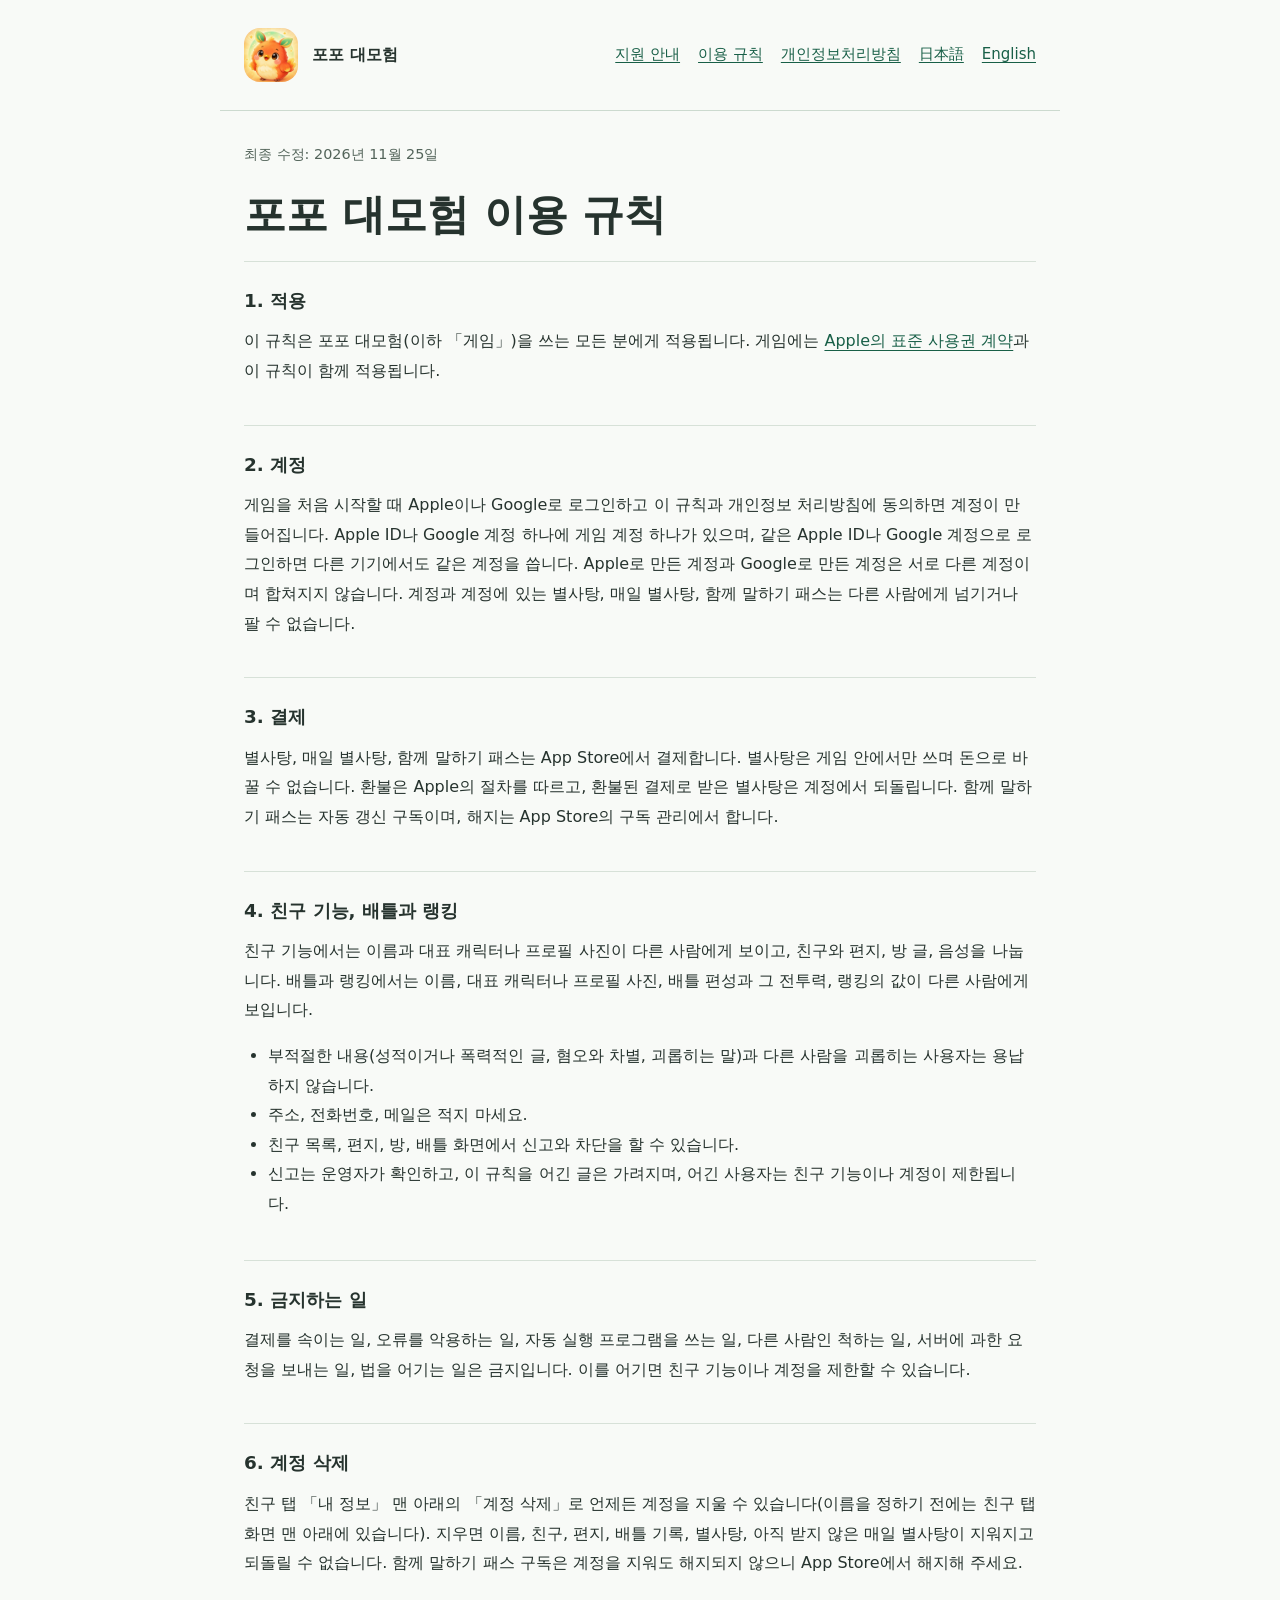
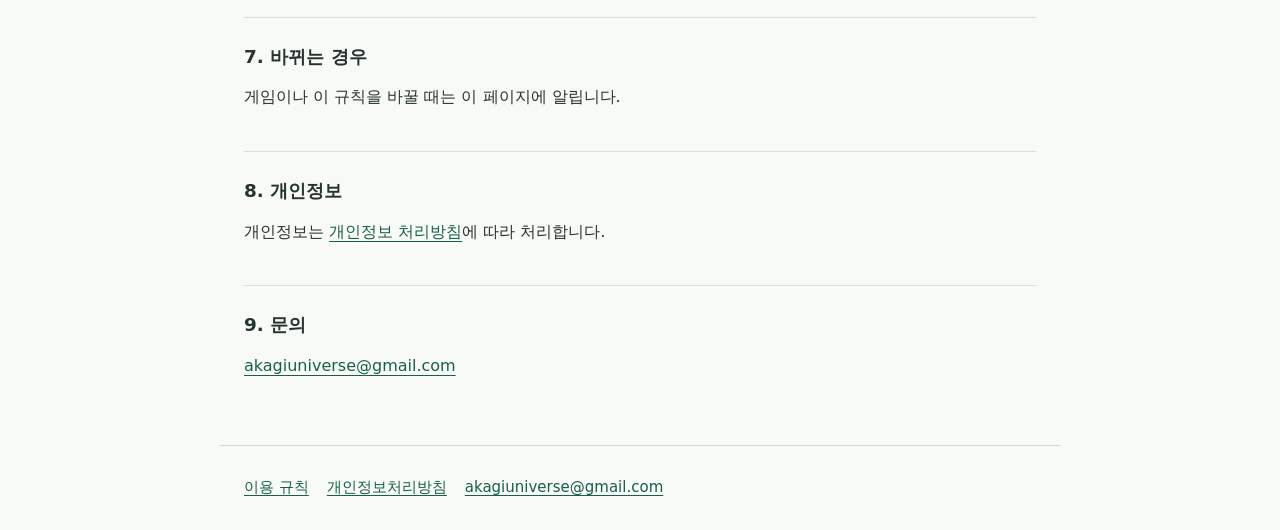
<file: ko/terms.html>
<!doctype html><html lang="ko"><head><meta charset="utf-8"><meta name="viewport" content="width=device-width,initial-scale=1"><title>포포 대모험 — 이용 규칙</title><meta name="description" content="포포 대모험의 이용 규칙입니다."><link rel="icon" href="../icon.png"><link rel="stylesheet" href="../style.css"></head><body><a class="skip" href="#main">이용 규칙</a><header><a class="brand" href="./"><img src="../icon.png" alt="" width="54" height="54">포포 대모험</a><nav aria-label="Navigation"><a href="./">지원 안내</a><a href="terms.html">이용 규칙</a><a href="privacy.html">개인정보처리방침</a><a lang="ja" href="../ja/terms.html">日本語</a><a lang="en" href="../en/terms.html">English</a></nav></header><main id="main"><p class="date">최종 수정: 2026년 11월 25일</p><h1>포포 대모험 이용 규칙</h1>
<section><h2>1. 적용</h2><p>이 규칙은 포포 대모험(이하 「게임」)을 쓰는 모든 분에게 적용됩니다. 게임에는 <a href="https://www.apple.com/legal/internet-services/itunes/dev/stdeula/">Apple의 표준 사용권 계약</a>과 이 규칙이 함께 적용됩니다.</p></section>
<section><h2>2. 계정</h2><p>게임을 처음 시작할 때 Apple이나 Google로 로그인하고 이 규칙과 개인정보 처리방침에 동의하면 계정이 만들어집니다. Apple ID나 Google 계정 하나에 게임 계정 하나가 있으며, 같은 Apple ID나 Google 계정으로 로그인하면 다른 기기에서도 같은 계정을 씁니다. Apple로 만든 계정과 Google로 만든 계정은 서로 다른 계정이며 합쳐지지 않습니다. 계정과 계정에 있는 별사탕, 매일 별사탕, 함께 말하기 패스는 다른 사람에게 넘기거나 팔 수 없습니다.</p></section>
<section><h2>3. 결제</h2><p>별사탕, 매일 별사탕, 함께 말하기 패스는 App Store에서 결제합니다. 별사탕은 게임 안에서만 쓰며 돈으로 바꿀 수 없습니다. 환불은 Apple의 절차를 따르고, 환불된 결제로 받은 별사탕은 계정에서 되돌립니다. 함께 말하기 패스는 자동 갱신 구독이며, 해지는 App Store의 구독 관리에서 합니다.</p></section>
<section><h2>4. 친구 기능, 배틀과 랭킹</h2><p>친구 기능에서는 이름과 대표 캐릭터나 프로필 사진이 다른 사람에게 보이고, 친구와 편지, 방 글, 음성을 나눕니다. 배틀과 랭킹에서는 이름, 대표 캐릭터나 프로필 사진, 배틀 편성과 그 전투력, 랭킹의 값이 다른 사람에게 보입니다.</p><ul><li>부적절한 내용(성적이거나 폭력적인 글, 혐오와 차별, 괴롭히는 말)과 다른 사람을 괴롭히는 사용자는 용납하지 않습니다.</li><li>주소, 전화번호, 메일은 적지 마세요.</li><li>친구 목록, 편지, 방, 배틀 화면에서 신고와 차단을 할 수 있습니다.</li><li>신고는 운영자가 확인하고, 이 규칙을 어긴 글은 가려지며, 어긴 사용자는 친구 기능이나 계정이 제한됩니다.</li></ul></section>
<section><h2>5. 금지하는 일</h2><p>결제를 속이는 일, 오류를 악용하는 일, 자동 실행 프로그램을 쓰는 일, 다른 사람인 척하는 일, 서버에 과한 요청을 보내는 일, 법을 어기는 일은 금지입니다. 이를 어기면 친구 기능이나 계정을 제한할 수 있습니다.</p></section>
<section><h2>6. 계정 삭제</h2><p>친구 탭 「내 정보」 맨 아래의 「계정 삭제」로 언제든 계정을 지울 수 있습니다(이름을 정하기 전에는 친구 탭 화면 맨 아래에 있습니다). 지우면 이름, 친구, 편지, 배틀 기록, 별사탕, 아직 받지 않은 매일 별사탕이 지워지고 되돌릴 수 없습니다. 함께 말하기 패스 구독은 계정을 지워도 해지되지 않으니 App Store에서 해지해 주세요.</p></section>
<section><h2>7. 바뀌는 경우</h2><p>게임이나 이 규칙을 바꿀 때는 이 페이지에 알립니다.</p></section>
<section><h2>8. 개인정보</h2><p>개인정보는 <a href="privacy.html">개인정보 처리방침</a>에 따라 처리합니다.</p></section>
<section><h2>9. 문의</h2><address><a href="mailto:akagiuniverse@gmail.com">akagiuniverse@gmail.com</a></address></section></main><footer><nav aria-label="Footer"><a href="terms.html">이용 규칙</a><a href="privacy.html">개인정보처리방침</a><a href="mailto:akagiuniverse@gmail.com">akagiuniverse@gmail.com</a></nav></footer></body></html>
</file>
<file: style.css>
*{box-sizing:border-box}html{font-size:16px;scroll-behavior:smooth}body{margin:0;color:#26332e;background:#f8faf7;font-family:system-ui,-apple-system,"Noto Sans KR","Hiragino Sans",sans-serif;line-height:1.85}a{color:#185f47;text-underline-offset:.22em}a:focus-visible{outline:3px solid #c78820;outline-offset:5px}header,main,footer{max-width:840px;margin:auto;padding:28px 24px}header{display:flex;align-items:center;justify-content:space-between;gap:20px;flex-wrap:wrap;border-bottom:1px solid #ccdacf}.brand{display:flex;align-items:center;gap:14px;color:#26332e;text-decoration:none;font-weight:700}.brand img{width:54px;height:54px;border-radius:16px}nav{display:flex;gap:18px;flex-wrap:wrap;font-size:.9375rem}h1{font-size:clamp(1.8rem,5vw,2.65rem);line-height:1.35;margin:18px 0}h2{font-size:1.15rem;line-height:1.5;margin:0 0 12px}section{border-top:1px solid #d7e1d8;padding:25px 0}p{margin:0 0 14px}.intro{font-size:1.08rem}.date{font-size:.9rem;color:#53645a}.note{border-left:4px solid #347e5a;padding:16px 20px;background:#eaf2eb;margin:24px 0}ul,ol{padding-left:24px}footer{border-top:1px solid #ccdacf;font-size:.9rem;color:#53645a}main{padding-top:30px;padding-bottom:40px}address{font-style:normal;overflow-wrap:anywhere}.skip{position:absolute;left:16px;top:-100px}.skip:focus{top:10px;background:white;padding:12px;z-index:5}@media(max-width:500px){header,main,footer{padding-left:20px;padding-right:20px}nav{gap:12px}}
</file>
